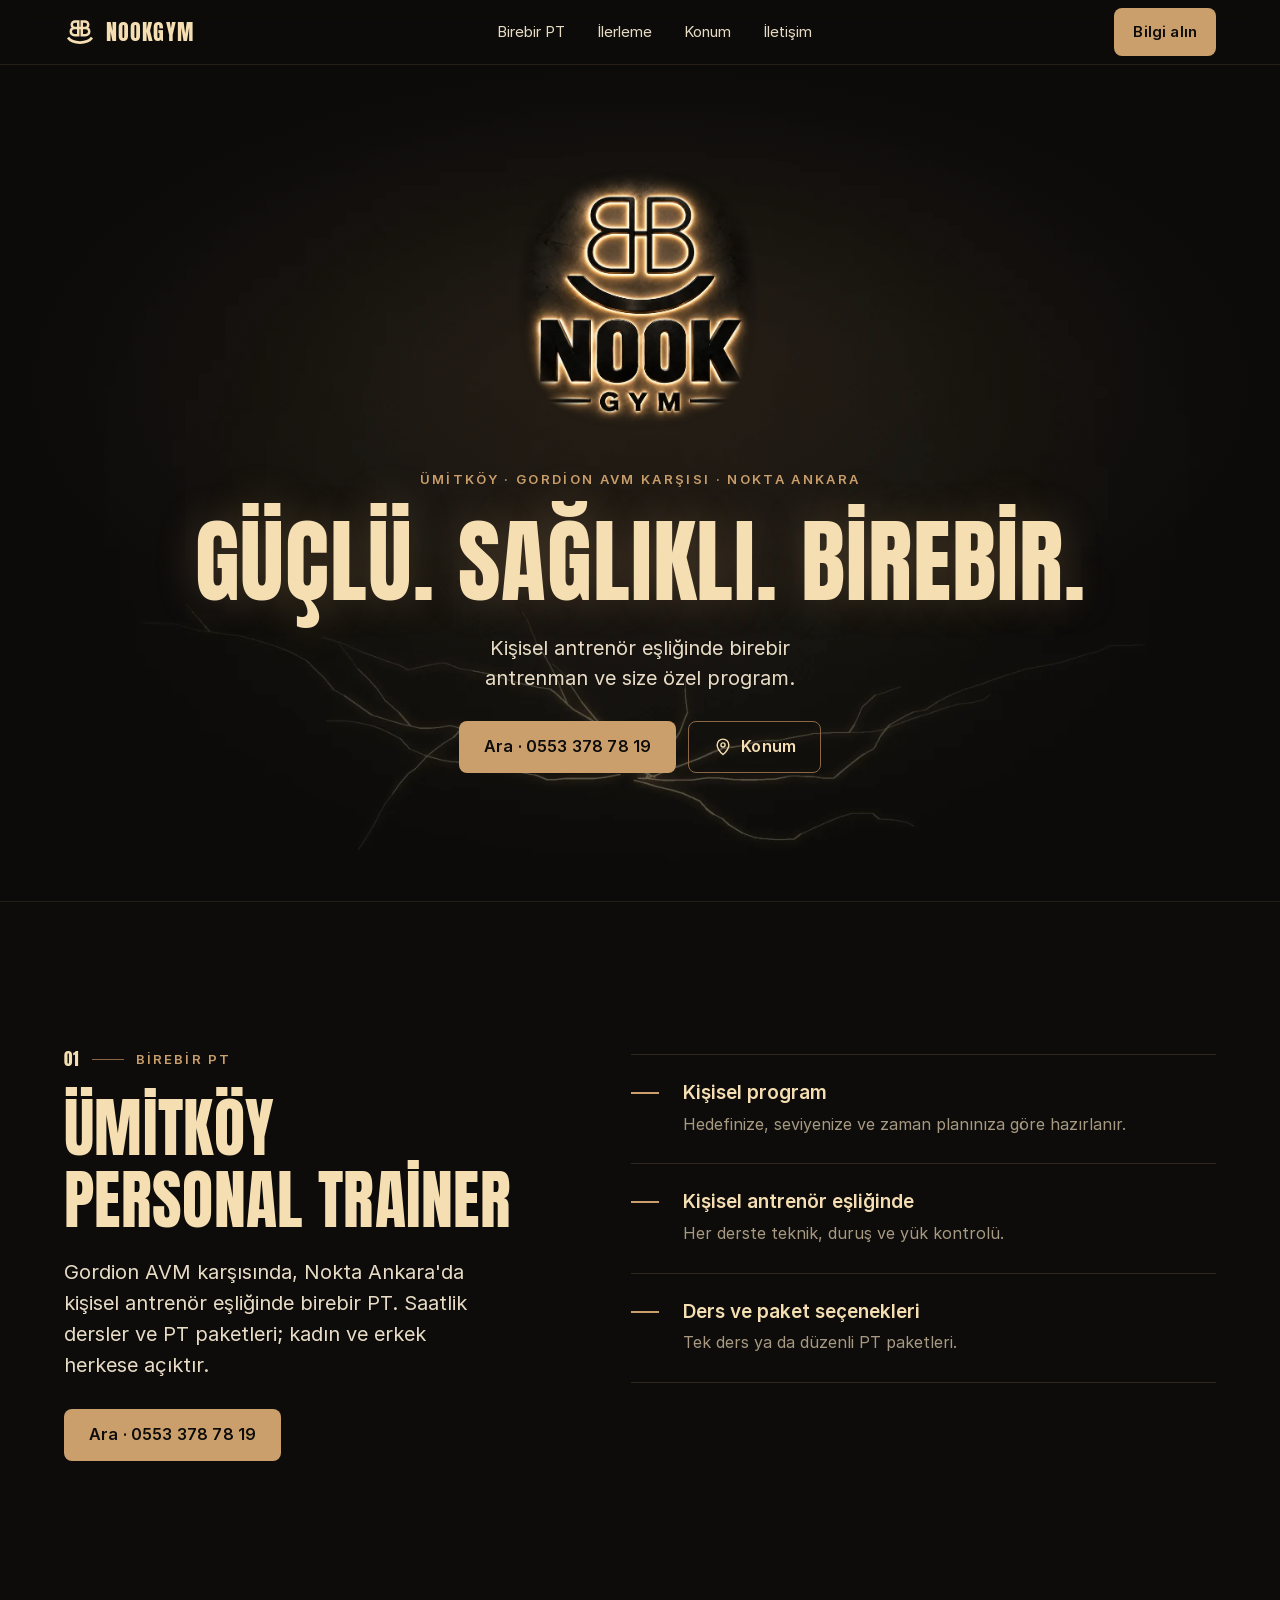
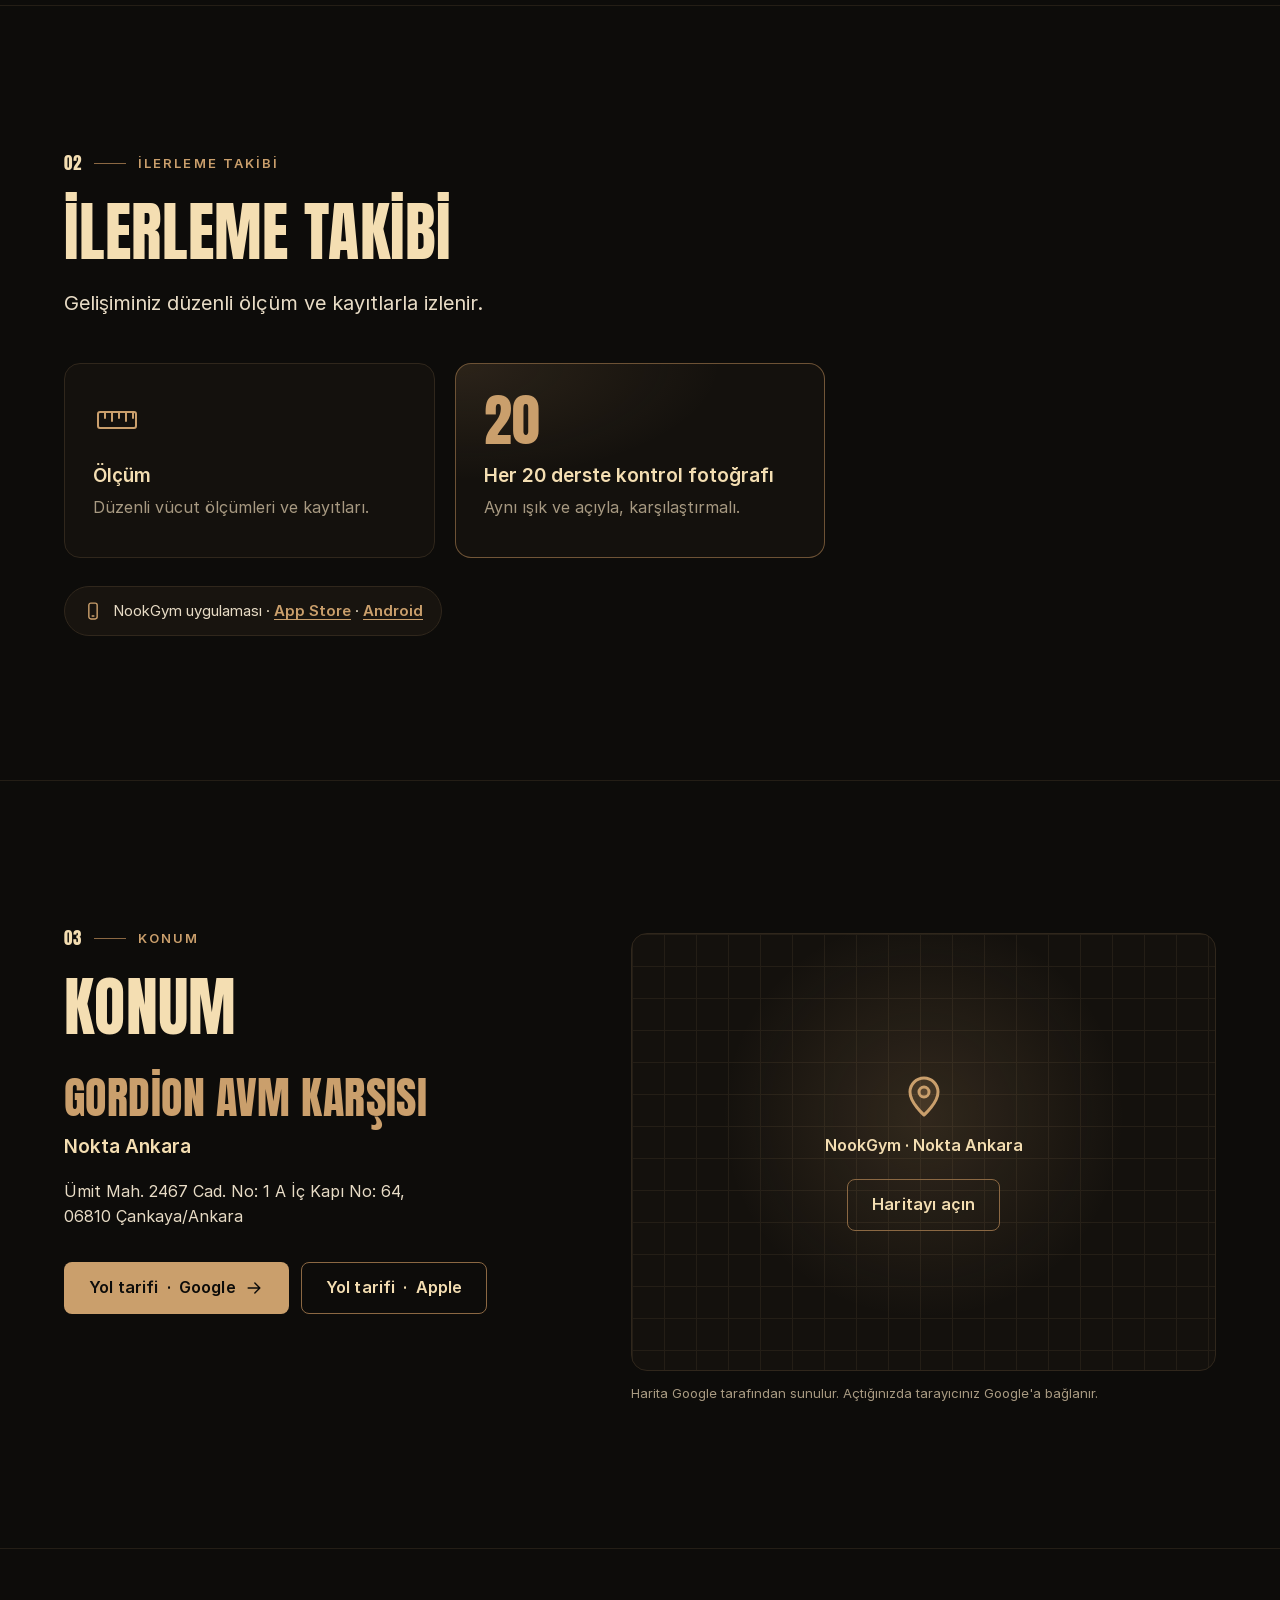
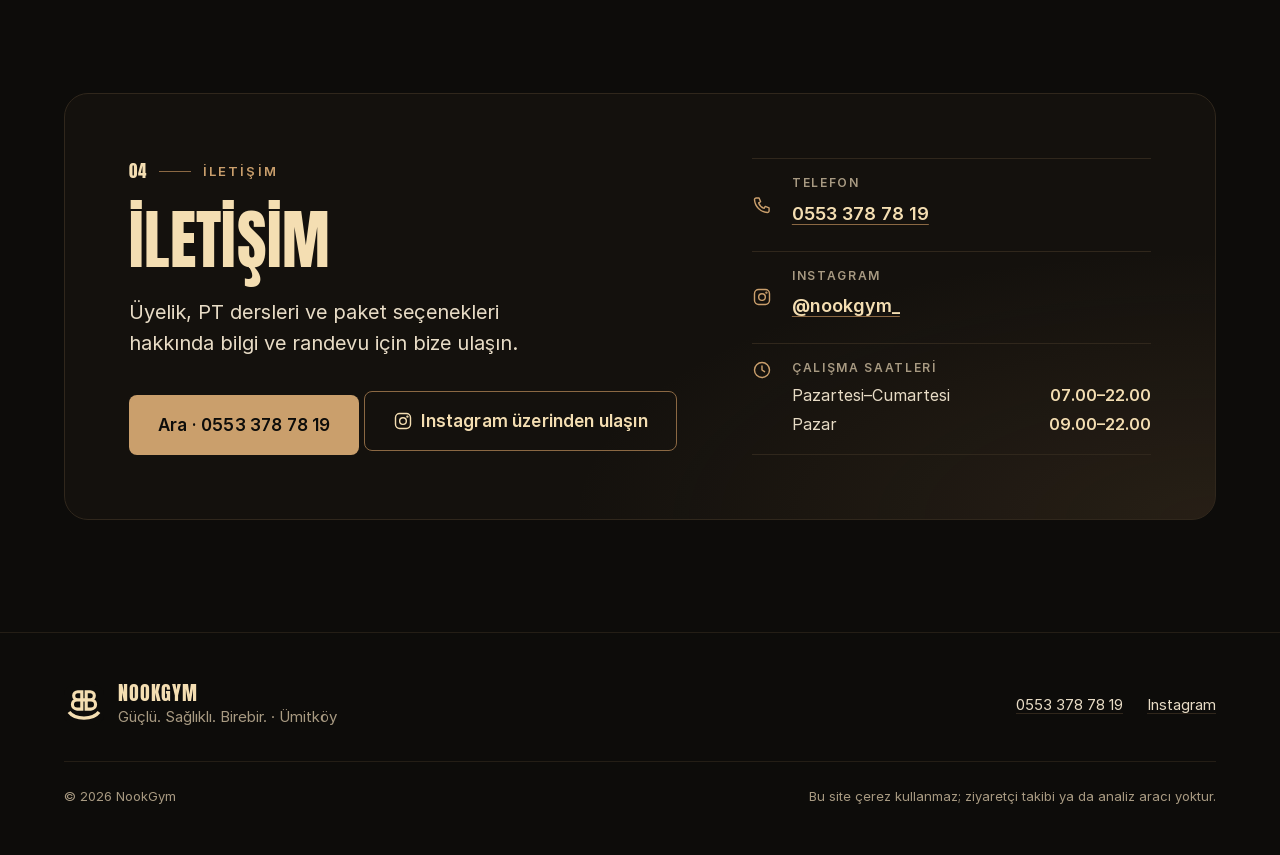
<file: index.html>
<!doctype html>
<html lang="tr">
<head>
<meta charset="utf-8">
<meta http-equiv="Content-Security-Policy" content="default-src 'none'; script-src 'self'; style-src 'self'; img-src 'self'; font-src 'self'; media-src 'self'; manifest-src 'self'; connect-src 'self'; frame-src https://www.google.com/maps https://www.google.com/maps/; base-uri 'none'; form-action 'none'; object-src 'none'">
<meta name="referrer" content="strict-origin-when-cross-origin">
<meta name="viewport" content="width=device-width, initial-scale=1, viewport-fit=cover">
<meta name="theme-color" content="#0D0C0A">
<meta name="color-scheme" content="dark">
<link rel="preload" href="/fonts/anton-tr.woff2?v=27bd98d1d6" as="font" type="font/woff2" crossorigin>
<link rel="stylesheet" href="/styles.css?v=6fd445a4f6">
<script src="/imlec.js?v=39aa52b988" defer></script>
<link rel="icon" href="/assets/favicon.ico?v=61b2eaa9e1" sizes="48x48">
<link rel="icon" href="/assets/favicon.svg?v=efe89bbaf9" type="image/svg+xml">
<link rel="apple-touch-icon" href="/assets/apple-touch-icon.png?v=21e5dc8f00">
<link rel="manifest" href="/site.webmanifest">

<title>Ümitköy Personal Trainer ve Spor Salonu | NookGym</title>
<meta name="description" content="Ümitköy'de birebir PT: kişisel antrenör eşliğinde size özel program. Gordion AVM karşısı · Nokta Ankara. Bilgi ve randevu: 0553 378 78 19.">
<link rel="canonical" href="https://nookgym.com.tr/">
<link rel="preload" as="image" type="image/webp" imagesrcset="/assets/logo-583x627.webp?v=d474e4c88e 583w, /assets/logo-1166x1254.webp?v=88137894a3 1166w" imagesizes="(min-width: 900px) 296px, 54vw" fetchpriority="high">
<meta property="og:type" content="website">
<meta property="og:locale" content="tr_TR">
<meta property="og:site_name" content="NookGym">
<meta property="og:url" content="https://nookgym.com.tr/">
<meta property="og:title" content="NookGym · Güçlü. Sağlıklı. Birebir.">
<meta property="og:description" content="Ümitköy'de kişisel antrenör eşliğinde birebir PT. Gordion AVM karşısı · Nokta Ankara.">
<meta property="og:image" content="https://nookgym.com.tr/assets/og-image.jpg">
<meta property="og:image:type" content="image/jpeg">
<meta property="og:image:width" content="1200">
<meta property="og:image:height" content="630">
<meta property="og:image:alt" content="NookGym logosu ve “Güçlü · Sağlıklı · Birebir” yazısı">
<meta name="twitter:card" content="summary_large_image">
<meta name="twitter:title" content="NookGym · Güçlü. Sağlıklı. Birebir.">
<meta name="twitter:description" content="Ümitköy'de kişisel antrenör eşliğinde birebir PT. Gordion AVM karşısı · Nokta Ankara.">
<meta name="twitter:image" content="https://nookgym.com.tr/assets/og-image.jpg">
<script type="application/ld+json">
{
  "@context": "https://schema.org",
  "@type": [
    "ExerciseGym",
    "HealthClub"
  ],
  "@id": "https://nookgym.com.tr/#isletme",
  "name": "NookGym",
  "slogan": "Güçlü. Sağlıklı. Birebir.",
  "description": "Ümitköy'de, Gordion AVM karşısında spor salonu. Kişisel antrenör eşliğinde birebir antrenman, saatlik PT dersleri, PT paketleri ve aylık üyelik.",
  "url": "https://nookgym.com.tr/",
  "logo": "https://nookgym.com.tr/assets/icon-512.png",
  "image": "https://nookgym.com.tr/assets/og-image.jpg",
  "address": {
    "@type": "PostalAddress",
    "streetAddress": "Ümit Mah. 2467 Cad. No: 1 A İç Kapı No: 64",
    "addressLocality": "Çankaya",
    "addressRegion": "Ankara",
    "postalCode": "06810",
    "addressCountry": "TR"
  },
  "geo": {
    "@type": "GeoCoordinates",
    "latitude": 39.901416,
    "longitude": 32.693052
  },
  "hasMap": "https://maps.google.com/?cid=13495199777257039193",
  "containedInPlace": {
    "@type": "Place",
    "name": "Nokta Ankara"
  },
  "areaServed": [
    {
      "@type": "Place",
      "name": "Ümitköy, Çankaya, Ankara"
    },
    {
      "@type": "Place",
      "name": "Çayyolu, Çankaya, Ankara"
    },
    {
      "@type": "Place",
      "name": "Yaşamkent, Çankaya, Ankara"
    },
    {
      "@type": "City",
      "name": "Ankara"
    }
  ],
  "sameAs": [
    "https://www.instagram.com/nookgym_/",
    "https://maps.google.com/?cid=13495199777257039193"
  ],
  "telephone": "+90 553 378 78 19",
  "openingHours": [
    "Mo-Sa 07:00-22:00",
    "Su 09:00-22:00"
  ]
}
</script>
<script src="/app.js?v=a2e6ae82dd" defer></script>
</head>
<body>
<a class="atla" href="#icerik">İçeriğe geçin</a>
<header class="ust">
  <div class="kap ust-ic">
    <a class="marka" href="/" aria-label="NookGym, ana sayfa">
      <img src="/assets/favicon.svg?v=efe89bbaf9" width="32" height="32" alt="">
      <span aria-hidden="true">NookGym</span>
    </a>
    <nav class="ust-nav" id="ust-nav" aria-label="Bölümler">
      <ul>
        <li><a href="/#pt">Birebir PT</a></li>
        <li><a href="/#ilerleme">İlerleme</a></li>
        <li><a href="/#konum">Konum</a></li>
        <li><a href="/#iletisim">İletişim</a></li>
      </ul>
    </nav>
    <button class="menu-dugme" type="button" aria-label="Menü" aria-expanded="false" aria-controls="ust-nav" hidden>
      <svg class="ikon" viewBox="0 0 24 24" aria-hidden="true" focusable="false"><path d="M4 7h16M4 12h16M4 17h16"/></svg>
    </button>
    <a class="btn btn-ana btn-kucuk" href="https://ig.me/m/nookgym_">Bilgi alın<span class="gizli"> (Instagram mesajı)</span></a>
  </div>
</header>


<main id="icerik" tabindex="-1">

  <section class="giris" aria-labelledby="giris-baslik">
    <div class="kap giris-ic">
      <div class="isaret">
        <picture>
          <source type="image/webp" srcset="/assets/logo-583x627.webp?v=d474e4c88e 583w, /assets/logo-1166x1254.webp?v=88137894a3 1166w" sizes="(min-width: 900px) 296px, 54vw">
          <img class="isaret-logo" src="/assets/logo-583x627.png?v=95284281fe" width="583" height="627" alt="NookGym logosu" fetchpriority="high">
        </picture>
        <video class="isaret-video" width="720" height="720" muted playsinline preload="none" aria-hidden="true" tabindex="-1"
               data-webm="/assets/hero-acilis-720x720.webm?v=8dc4af63dd" data-mp4="/assets/hero-acilis-720x720.mp4?v=d1ec4f9302"></video>
      </div>
      <p class="ust-etiket">Ümitköy · Gordion AVM karşısı · Nokta Ankara</p>
      <h1 id="giris-baslik"><span class="gizli">NookGym: </span>Güçlü. Sağlıklı. Birebir.</h1>
      <p class="giris-metin">Kişisel antrenör eşliğinde birebir antrenman ve size özel program.</p>
      <div class="dugmeler">
        <a class="btn btn-ana" href="tel:+905533787819">Ara · 0553&nbsp;378&nbsp;78&nbsp;19</a>
        <a class="btn btn-ikincil" href="#konum">
          <svg class="ikon" viewBox="0 0 24 24" aria-hidden="true" focusable="false"><path d="M12 21s-7-6.1-7-11.5a7 7 0 0 1 14 0C19 14.9 12 21 12 21Z"/><circle cx="12" cy="9.5" r="2.5"/></svg>
          Konum
        </a>
      </div>
    </div>
  </section>


  <section id="pt" class="bolum" aria-labelledby="pt-baslik">
    <div class="kap bolum-ic">
      <div class="bolum-bas">
        <p class="kunye" aria-hidden="true"><span>01</span> Birebir PT</p>
        <h2 id="pt-baslik">Ümitköy Personal Trainer</h2>
        <p class="bolum-giris">Gordion AVM karşısında, Nokta Ankara'da kişisel antrenör eşliğinde birebir PT. Saatlik dersler ve PT paketleri; kadın ve erkek herkese açıktır.</p>

        <div class="dugmeler">
          <a class="btn btn-ana" href="tel:+905533787819">Ara · 0553&nbsp;378&nbsp;78&nbsp;19</a>
        </div>

      </div>
      <ul class="maddeler" role="list">
        <li>
          <h3>Kişisel program</h3>
          <p>Hedefinize, seviyenize ve zaman planınıza göre hazırlanır.</p>
        </li>
        <li>
          <h3>Kişisel antrenör eşliğinde</h3>
          <p>Her derste teknik, duruş ve yük kontrolü.</p>
        </li>
        <li>
          <h3>Ders ve paket seçenekleri</h3>
          <p>Tek ders ya da düzenli PT paketleri.</p>
        </li>
      </ul>
    </div>
  </section>

  <section id="ilerleme" class="bolum" aria-labelledby="ilerleme-baslik">
    <div class="kap">
      <div class="bolum-bas bolum-bas-genis">
        <p class="kunye" aria-hidden="true"><span>02</span> İlerleme Takibi</p>
        <h2 id="ilerleme-baslik">İlerleme takibi</h2>
        <p class="bolum-giris">Gelişiminiz düzenli ölçüm ve kayıtlarla izlenir.</p>
      </div>
      <ul class="kartlar" role="list">
        <li class="kart">
          <svg class="kart-ikon" viewBox="0 0 48 48" aria-hidden="true" focusable="false"><rect x="5" y="16" width="38" height="16" rx="2"/><path d="M12 16v6M19 16v9M26 16v6M33 16v9M40 16v6"/></svg>
          <h3>Ölçüm</h3>
          <p>Düzenli vücut ölçümleri ve kayıtları.</p>
        </li>
        <li class="kart kart-vurgu">
          <p class="kart-sayi" aria-hidden="true">20</p>
          <h3>Her 20 derste kontrol fotoğrafı</h3>
          <p>Aynı ışık ve açıyla, karşılaştırmalı.</p>
        </li>
      </ul>
      <p class="rozet">
        <svg class="ikon" viewBox="0 0 24 24" aria-hidden="true" focusable="false"><rect x="7" y="2.5" width="10" height="19" rx="2.5"/><path d="M11 18h2"/></svg>
        <span>NookGym&nbsp;uygulaması <span aria-hidden="true">·</span> <a href="https://apps.apple.com/tr/app/nookgym/id6819057305">App&nbsp;Store</a> <span aria-hidden="true">·</span> <a href="/app/">Android</a></span>
      </p>
    </div>
  </section>

  <section id="konum" class="bolum" aria-labelledby="konum-baslik">
    <div class="kap bolum-ic">
      <div class="konum-metin">
        <p class="kunye" aria-hidden="true"><span>03</span> Konum</p>
        <h2 id="konum-baslik">Konum</h2>
        <p class="konum-buyuk">Gordion AVM karşısı</p>
        <p class="konum-alt">Nokta Ankara</p>
        <address>Ümit&nbsp;Mah. 2467&nbsp;Cad. No: 1 A İç Kapı No: 64, 06810 Çankaya/Ankara</address>
        <div class="dugmeler">
          <a class="btn btn-ana" href="https://www.google.com/maps/dir/?api=1&amp;destination=Nook%20Gym%20-%20Nokta%20Ankara&amp;destination_place_id=ChIJbQbVt2U50xQRWSVWYLKUSLs">
            Yol tarifi <span aria-hidden="true">·</span> Google
            <svg class="ikon" viewBox="0 0 24 24" aria-hidden="true" focusable="false"><path d="M5 12h14M13 6l6 6-6 6"/></svg>
          </a>
          <a class="btn btn-ikincil" href="https://maps.apple.com/?q=NookGym&amp;ll=39.901416,32.693052&amp;z=18">Yol tarifi <span aria-hidden="true">·</span> Apple</a>
        </div>
      </div>
      <div class="harita">
        <div class="harita-yer">
          <svg class="harita-pin" viewBox="0 0 24 24" aria-hidden="true" focusable="false"><path d="M12 21s-7-6.1-7-11.5a7 7 0 0 1 14 0C19 14.9 12 21 12 21Z"/><circle cx="12" cy="9.5" r="2.5"/></svg>
          <p class="harita-baslik">NookGym · Nokta Ankara</p>
          <button class="btn btn-ikincil" type="button" data-harita="https://www.google.com/maps?q=39.901416,32.693052&amp;z=17&amp;output=embed" hidden>Haritayı açın</button>
          <noscript><a class="btn btn-ikincil" href="https://www.google.com/maps/search/?api=1&amp;query=Nook%20Gym%20-%20Nokta%20Ankara&amp;query_place_id=ChIJbQbVt2U50xQRWSVWYLKUSLs">Google Haritalar'da açın</a></noscript>
        </div>
        <p class="harita-not">Harita Google tarafından sunulur. Açtığınızda tarayıcınız Google'a bağlanır.</p>
      </div>
    </div>
  </section>

  <section id="iletisim" class="bolum bolum-son" aria-labelledby="iletisim-baslik">
    <div class="kap">
      <div class="iletisim">
        <div class="iletisim-bas">
          <p class="kunye" aria-hidden="true"><span>04</span> İletişim</p>
          <h2 id="iletisim-baslik">İletişim</h2>
          <p class="bolum-giris">Üyelik, PT dersleri ve paket seçenekleri hakkında bilgi ve randevu için bize ulaşın.</p>

          <a class="btn btn-ana btn-buyuk" href="tel:+905533787819">Ara · 0553&nbsp;378&nbsp;78&nbsp;19</a>
          <a class="btn btn-ikincil btn-buyuk" href="https://ig.me/m/nookgym_">
            <svg class="ikon" viewBox="0 0 24 24" aria-hidden="true" focusable="false"><rect x="3" y="3" width="18" height="18" rx="5"/><circle cx="12" cy="12" r="4"/><circle cx="17.3" cy="6.7" r=".6"/></svg>
            Instagram üzerinden ulaşın
          </a>

        </div>
        <ul class="kanallar">

          <li>
            <svg class="ikon" viewBox="0 0 24 24" aria-hidden="true" focusable="false"><path d="M5 3.5h3.5l1.8 4.6-2.3 1.4a11 11 0 0 0 6.5 6.5l1.4-2.3 4.6 1.8V19a2 2 0 0 1-2.1 2A16.5 16.5 0 0 1 3 5.6a2 2 0 0 1 2-2.1Z"/></svg>
            <span class="kanal-ad">Telefon</span>
            <a href="tel:+905533787819">0553&nbsp;378&nbsp;78&nbsp;19</a>
          </li>

          <li>
            <svg class="ikon" viewBox="0 0 24 24" aria-hidden="true" focusable="false"><rect x="3" y="3" width="18" height="18" rx="5"/><circle cx="12" cy="12" r="4"/><circle cx="17.3" cy="6.7" r=".6"/></svg>
            <span class="kanal-ad">Instagram</span>
            <a href="https://www.instagram.com/nookgym_/">@nookgym_</a>
          </li>


          <li class="kanal-saat">
            <svg class="ikon" viewBox="0 0 24 24" aria-hidden="true" focusable="false"><circle cx="12" cy="12" r="9"/><path d="M12 7v5l3 2"/></svg>
            <span class="kanal-ad">Çalışma saatleri</span>
            <dl class="saatler">
<div class="saat"><dt>Pazartesi–Cumartesi</dt><dd>07.00–22.00</dd></div>
<div class="saat"><dt>Pazar</dt><dd>09.00–22.00</dd></div>
            </dl>
          </li>

        </ul>
      </div>



    </div>
  </section>

</main>

<footer class="alt">
  <div class="kap alt-ic">
    <div class="alt-marka">
      <img src="/assets/favicon.svg?v=efe89bbaf9" width="40" height="40" alt="" loading="lazy">
      <div>
        <p class="alt-ad">NookGym</p>
        <p class="alt-slogan">Güçlü. Sağlıklı. Birebir. · Ümitköy</p>
      </div>
    </div>
    <nav class="alt-nav" aria-label="Alt bağlantılar">
      <ul>


        <li><a href="tel:+905533787819">0553&nbsp;378&nbsp;78&nbsp;19</a></li>

        <li><a href="https://www.instagram.com/nookgym_/">Instagram</a></li>

      </ul>
    </nav>
    <div class="alt-yasal">
      <p>© 2026 NookGym</p>
      <p>Bu site çerez kullanmaz; ziyaretçi takibi ya da analiz aracı yoktur.</p>
    </div>
  </div>
</footer>

</body>
</html>
</file>
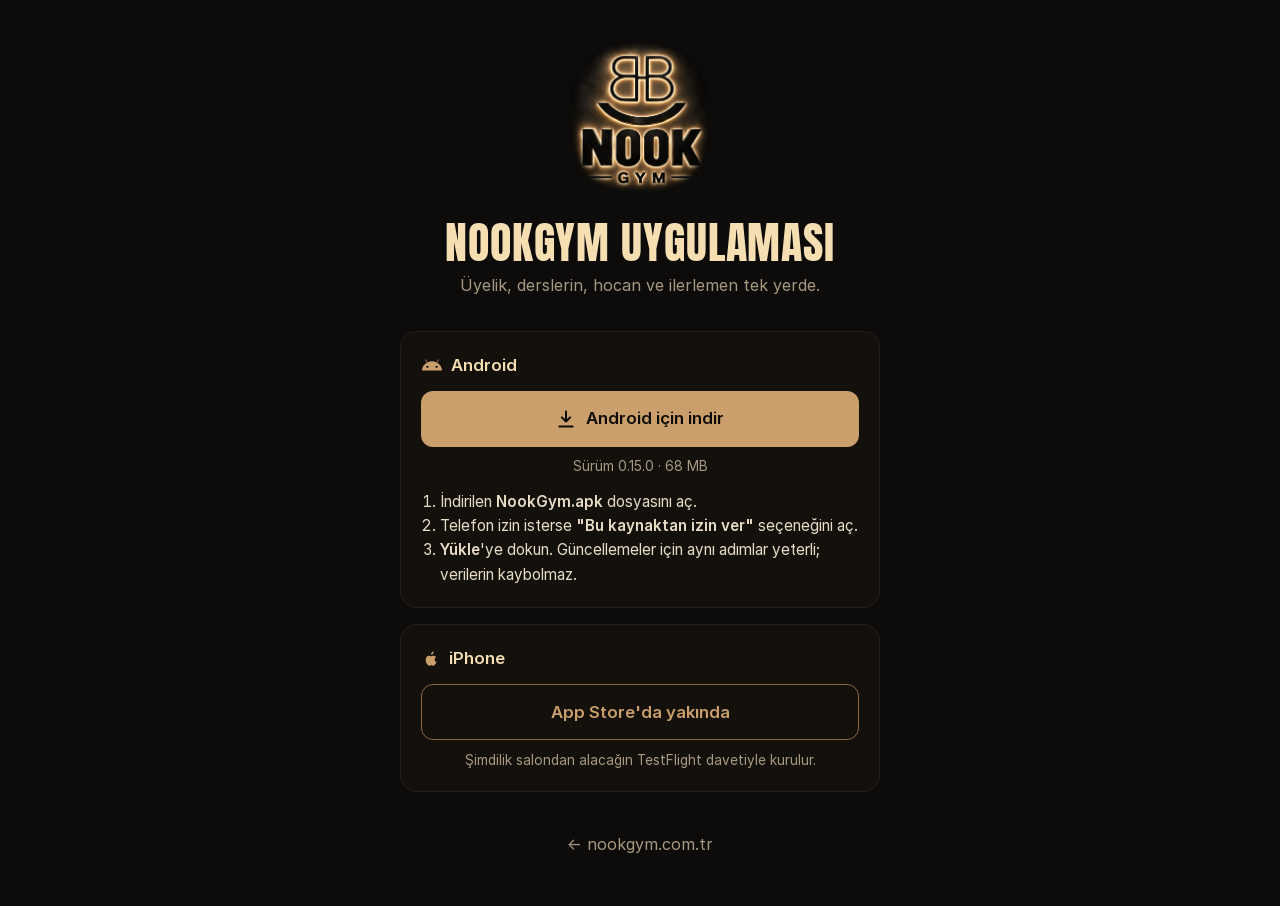
<file: app/index.html>
<!doctype html>
<html lang="tr">
<head>
<meta charset="utf-8">
<meta name="viewport" content="width=device-width, initial-scale=1, viewport-fit=cover">
<meta name="theme-color" content="#0D0C0A">
<meta name="color-scheme" content="dark">
<meta name="robots" content="noindex, follow">
<title>NookGym Uygulaması</title>
<meta name="description" content="NookGym uygulamasını indirin: Android ve iPhone.">
<link rel="canonical" href="https://nookgym.com.tr/app/">
<link rel="preload" href="/fonts/anton-tr.woff2?v=27bd98d1d6" as="font" type="font/woff2" crossorigin>
<link rel="stylesheet" href="/styles.css?v=5eeb2d9d27">
<link rel="icon" href="/assets/favicon.ico?v=61b2eaa9e1" sizes="48x48">
<link rel="icon" href="/assets/favicon.svg?v=efe89bbaf9" type="image/svg+xml">
<link rel="apple-touch-icon" href="/assets/apple-touch-icon.png?v=21e5dc8f00">
<style>
  .uyg { min-height: 100vh; min-height: 100dvh; background: var(--zemin); color: var(--metin); font-family: var(--govde);
         display: flex; flex-direction: column; align-items: center; padding: 2rem 1rem 3rem; }
  .uyg-kutu { width: 100%; max-width: 30rem; }
  .uyg-logo { display: block; width: 9rem; height: auto; margin: 0.5rem auto 1.5rem; }
  .uyg h1 { font-family: var(--baslik); font-weight: 400; letter-spacing: 0.02em; color: var(--acik);
            font-size: clamp(2rem, 9vw, 2.75rem); line-height: 1.05; text-align: center; margin: 0 0 0.5rem; text-transform: uppercase; }
  .uyg-alt { text-align: center; color: var(--soluk); margin: 0 0 2rem; }
  .uyg-kart { background: var(--yuzey); border: 1px solid var(--cizgi); border-radius: 1rem; padding: 1.25rem; margin-bottom: 1rem; }
  .uyg-kart h2 { font-size: 1.05rem; color: var(--acik); margin: 0 0 0.75rem; display: flex; align-items: center; gap: 0.5rem; }
  .uyg-dugme { display: flex; align-items: center; justify-content: center; gap: 0.6rem; min-height: 3.5rem; border-radius: 0.75rem;
               background: var(--amber); color: #0D0C0A; font-weight: 800; font-size: 1.05rem; text-decoration: none; }
  .uyg-dugme:focus-visible { outline: 3px solid var(--acik); outline-offset: 3px; }
  .uyg-dugme.ikincil { background: transparent; color: var(--amber); border: 1px solid var(--bronz); }
  .uyg-not { color: var(--soluk); font-size: 0.85rem; margin: 0.6rem 0 0; text-align: center; }
  .uyg ol { margin: 0.75rem 0 0; padding-left: 1.2rem; color: var(--metin); font-size: 0.95rem; line-height: 1.6; }
  .uyg-geri { display: inline-block; margin-top: 1.5rem; color: var(--soluk); text-decoration: none; text-align: center; width: 100%; }
  .uyg-geri:hover { color: var(--amber); }
  svg { flex: none; }
</style>
</head>
<body>
<main class="uyg">
  <div class="uyg-kutu">
    <a href="/" aria-label="NookGym ana sayfa"><img class="uyg-logo" src="/assets/logo-583x627.webp?v=d474e4c88e" width="583" height="627" alt="NookGym"></a>
    <h1>NookGym Uygulaması</h1>
    <p class="uyg-alt">Üyelik, derslerin, hocan ve ilerlemen tek yerde.</p>

    <section class="uyg-kart" id="android">
      <h2><svg width="22" height="22" viewBox="0 0 24 24" fill="#CA9F6C" aria-hidden="true"><path d="M17.6 9.48l1.84-3.18a.38.38 0 0 0-.66-.38l-1.86 3.23a11.5 11.5 0 0 0-9.84 0L5.22 5.92a.38.38 0 0 0-.66.38L6.4 9.48A10.8 10.8 0 0 0 1 18h22a10.8 10.8 0 0 0-5.4-8.52zM7 15.25a1.25 1.25 0 1 1 0-2.5 1.25 1.25 0 0 1 0 2.5zm10 0a1.25 1.25 0 1 1 0-2.5 1.25 1.25 0 0 1 0 2.5z"/></svg>Android</h2>
      <a class="uyg-dugme" id="apk" href="https://github.com/aliakc21/nookgym-android/releases/latest/download/NookGym.apk" download>
        <svg width="20" height="20" viewBox="0 0 24 24" fill="none" stroke="currentColor" stroke-width="2.4" stroke-linecap="round" stroke-linejoin="round" aria-hidden="true"><path d="M12 3v12m0 0l-5-5m5 5l5-5M4 21h16"/></svg>
        Android için indir
      </a>
      <p class="uyg-not" id="surum">Sürüm 0.15.0 · 68 MB</p>
      <ol>
        <li>İndirilen <b>NookGym.apk</b> dosyasını aç.</li>
        <li>Telefon izin isterse <b>"Bu kaynaktan izin ver"</b> seçeneğini aç.</li>
        <li><b>Yükle</b>'ye dokun. Güncellemeler için aynı adımlar yeterli; verilerin kaybolmaz.</li>
      </ol>
    </section>

    <section class="uyg-kart" id="iphone">
      <h2><svg width="20" height="22" viewBox="0 0 24 24" fill="#CA9F6C" aria-hidden="true"><path d="M16.37 12.6c.02 2.4 2.1 3.2 2.13 3.21-.02.06-.33 1.14-1.1 2.26-.66.96-1.35 1.92-2.43 1.94-1.06.02-1.4-.63-2.62-.63-1.21 0-1.6.61-2.6.65-1.05.04-1.85-1.04-2.51-2-1.36-1.96-2.4-5.54-1-7.96.69-1.2 1.93-1.96 3.28-1.98 1.02-.02 1.99.69 2.62.69.62 0 1.8-.85 3.04-.73.52.02 1.97.21 2.9 1.58-.08.05-1.73 1.01-1.71 2.97zM14.36 5.58c.55-.67.93-1.6.82-2.53-.8.03-1.77.53-2.34 1.2-.51.59-.96 1.54-.84 2.45.89.07 1.8-.45 2.36-1.12z"/></svg>iPhone</h2>
      <a class="uyg-dugme ikincil" id="ios" href="#iphone" aria-disabled="true">App Store'da yakında</a>
      <p class="uyg-not">Şimdilik salondan alacağın TestFlight davetiyle kurulur.</p>
    </section>

    <a class="uyg-geri" href="/">← nookgym.com.tr</a>
  </div>
</main>
</body>
</html>
</file>
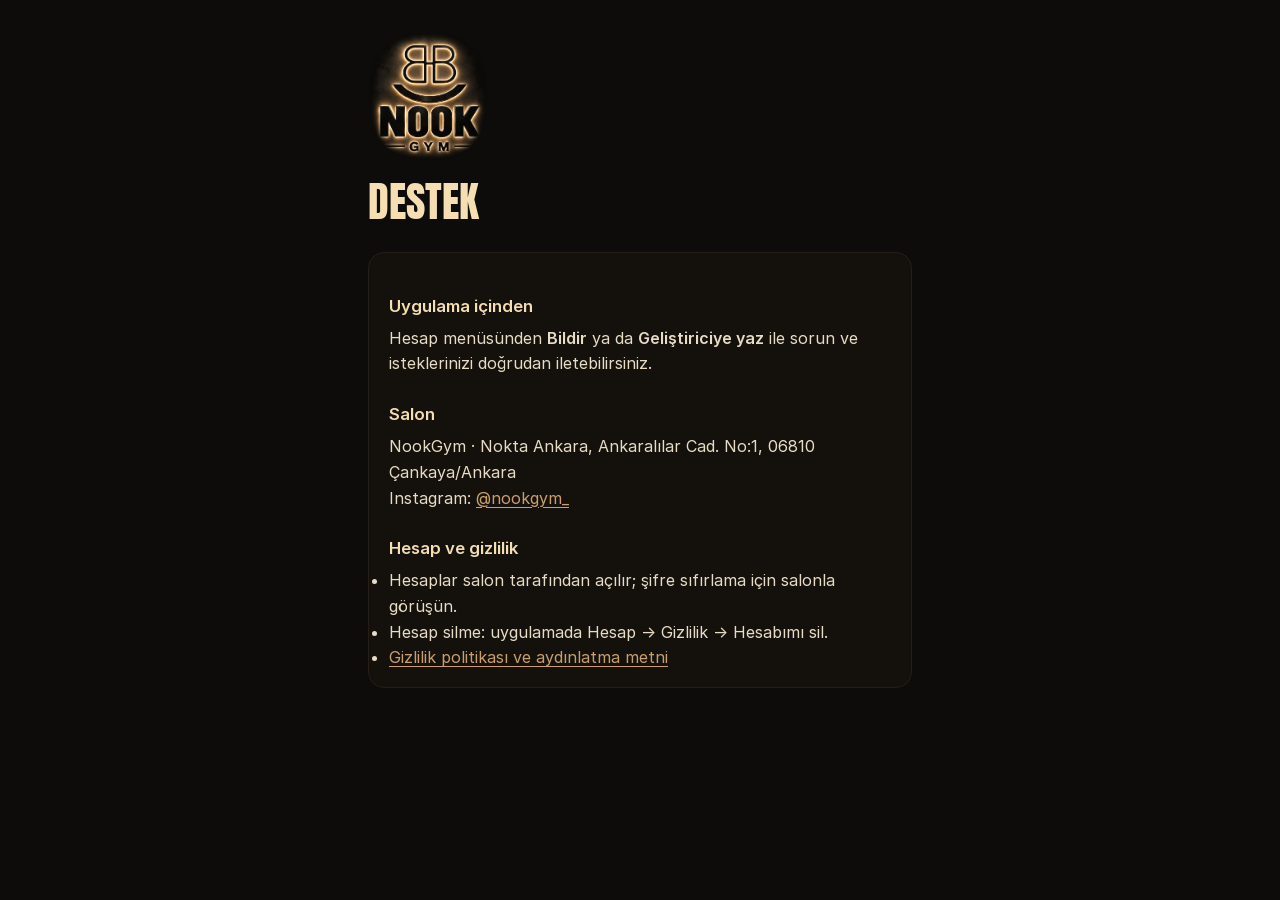
<file: destek/index.html>
<!doctype html>
<html lang="tr">
<head>
<meta charset="utf-8">
<meta name="viewport" content="width=device-width, initial-scale=1, viewport-fit=cover">
<meta name="theme-color" content="#0D0C0A">
<meta name="color-scheme" content="dark">
<title>NookGym Destek</title>
<meta name="description" content="NookGym uygulaması destek ve iletişim.">
<link rel="canonical" href="https://nookgym.com.tr/destek/">
<link rel="stylesheet" href="/styles.css?v=5eeb2d9d27">
<link rel="icon" href="/assets/favicon.svg?v=efe89bbaf9" type="image/svg+xml">
<style>
  .d { min-height: 100vh; background: var(--zemin); color: var(--metin); font-family: var(--govde); padding: 2rem 1rem 3rem; display: flex; justify-content: center; }
  .d-kutu { width: 100%; max-width: 34rem; }
  .d h1 { font-family: var(--baslik); font-weight: 400; color: var(--acik); text-transform: uppercase; font-size: clamp(2rem, 8vw, 2.6rem); margin: 0.5rem 0 1rem; }
  .d h2 { color: var(--acik); font-size: 1.05rem; margin: 1.5rem 0 0.4rem; }
  .d p, .d li { line-height: 1.6; }
  .d a { color: var(--amber); }
  .d-kart { background: var(--yuzey); border: 1px solid var(--cizgi); border-radius: 1rem; padding: 1rem 1.25rem; margin-top: 1rem; }
</style>
</head>
<body>
<main class="d"><div class="d-kutu">
  <a href="/"><img src="/assets/logo-583x627.webp?v=d474e4c88e" width="120" height="129" alt="NookGym"></a>
  <h1>Destek</h1>
  <div class="d-kart">
    <h2>Uygulama içinden</h2>
    <p>Hesap menüsünden <b>Bildir</b> ya da <b>Geliştiriciye yaz</b> ile sorun ve isteklerinizi doğrudan iletebilirsiniz.</p>
    <h2>Salon</h2>
    <p>NookGym · Nokta Ankara, Ankaralılar Cad. No:1, 06810 Çankaya/Ankara<br>Instagram: <a href="https://instagram.com/nookgym_" rel="noopener">@nookgym_</a></p>
    <h2>Hesap ve gizlilik</h2>
    <ul>
      <li>Hesaplar salon tarafından açılır; şifre sıfırlama için salonla görüşün.</li>
      <li>Hesap silme: uygulamada Hesap → Gizlilik → Hesabımı sil.</li>
      <li><a href="/gizlilik/">Gizlilik politikası ve aydınlatma metni</a></li>
    </ul>
  </div>
</div></main>
</body>
</html>
</file>
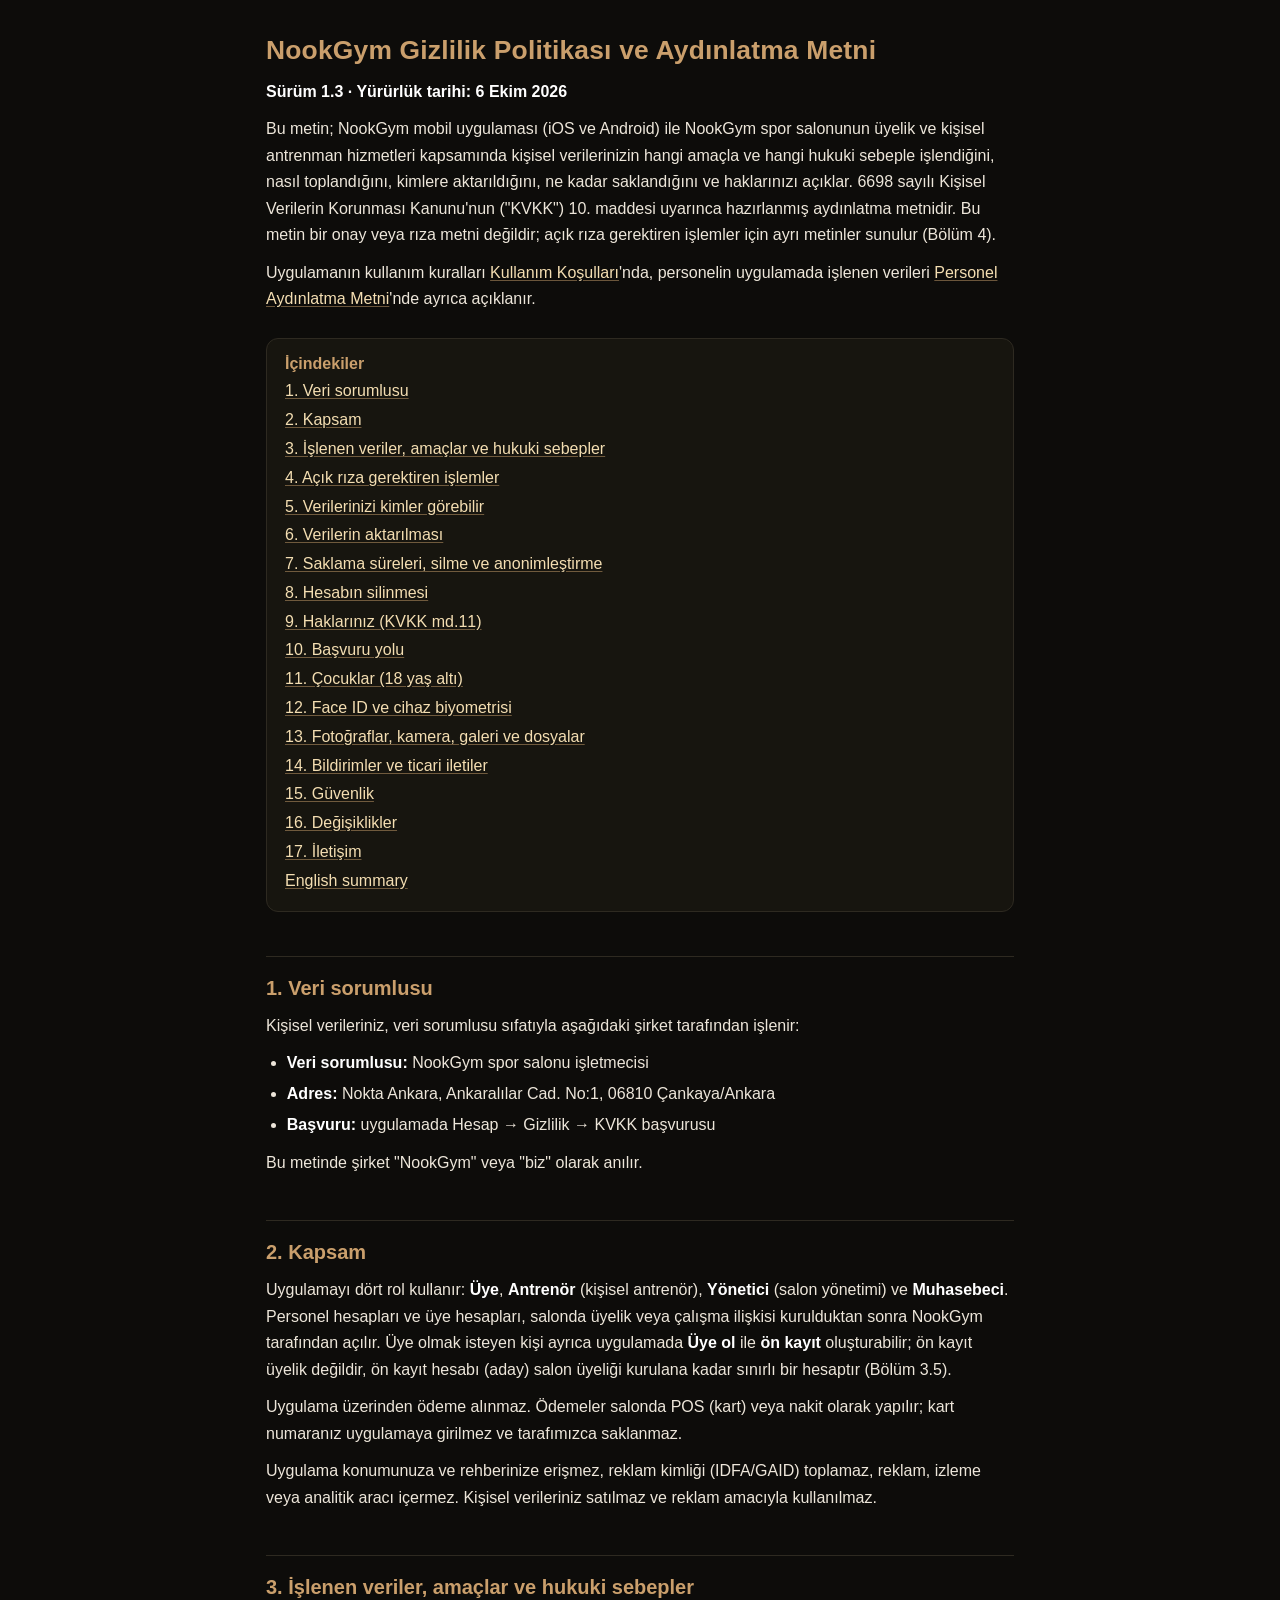
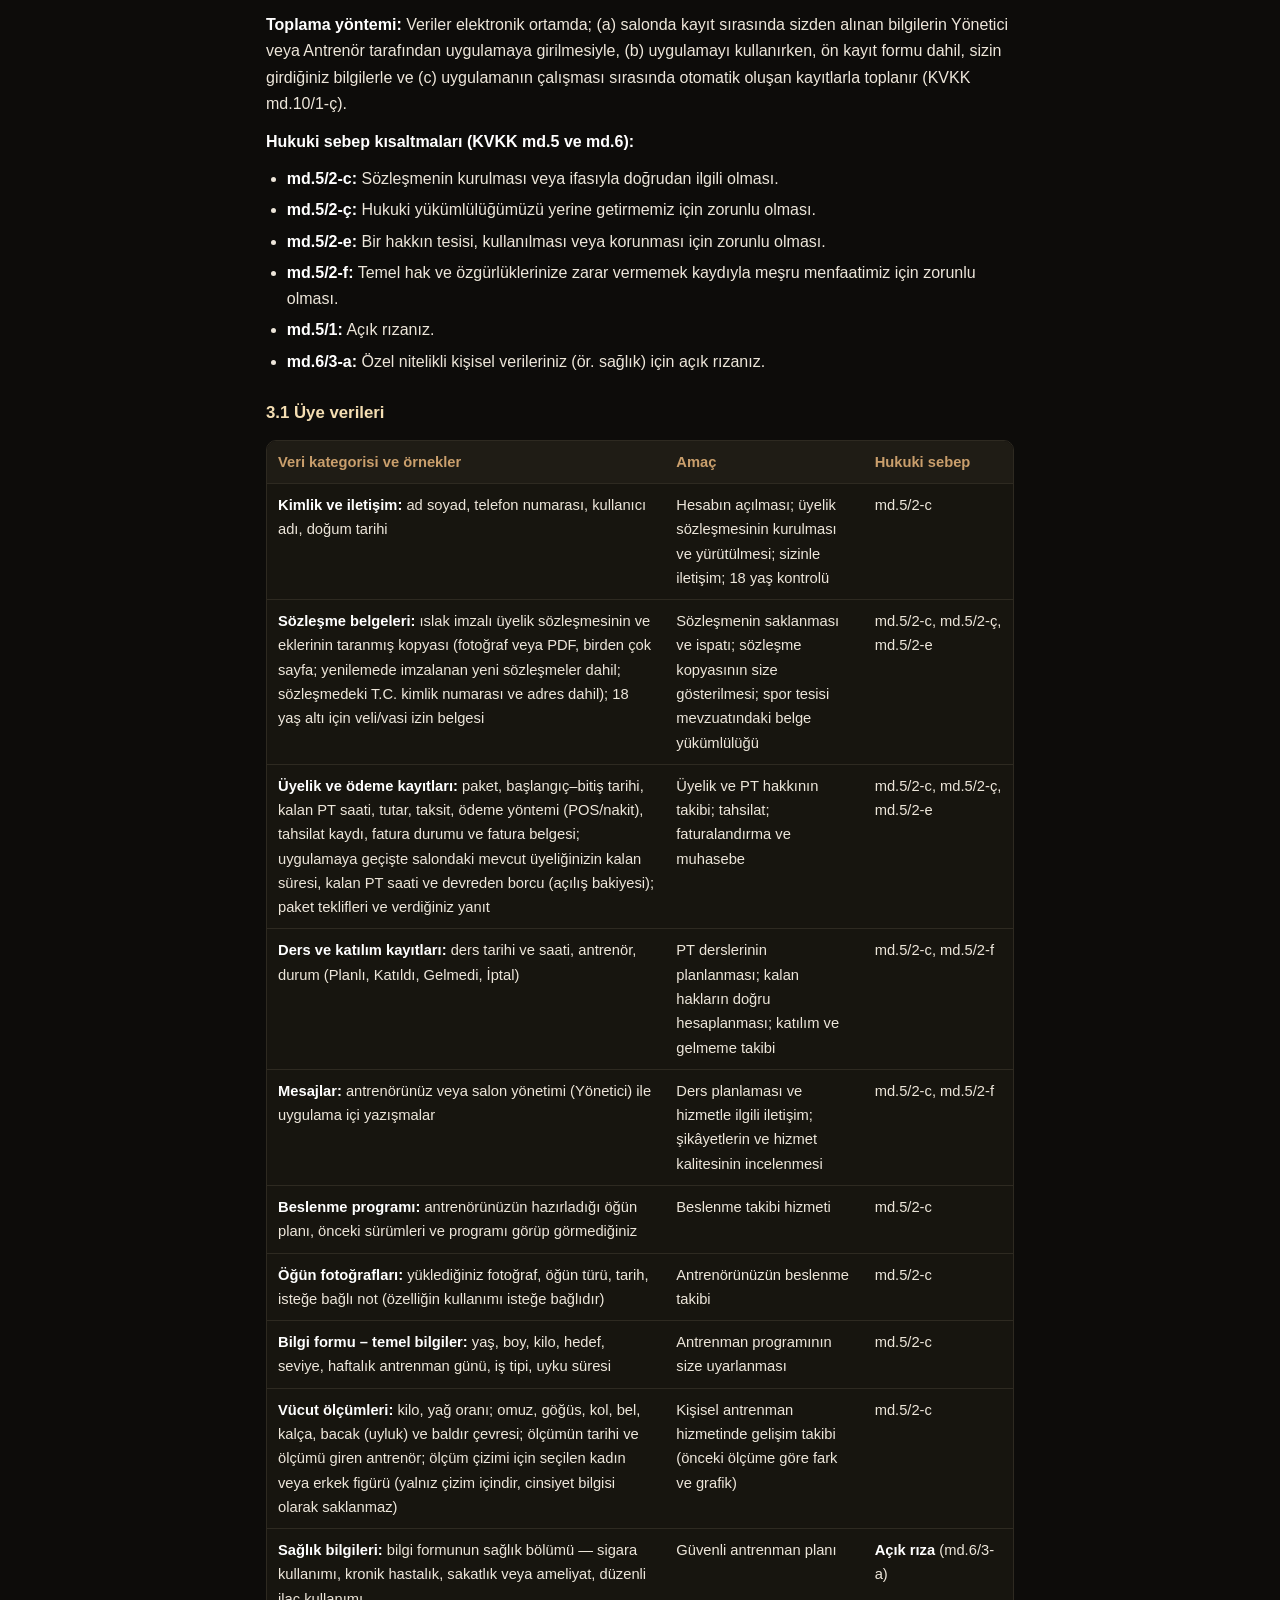
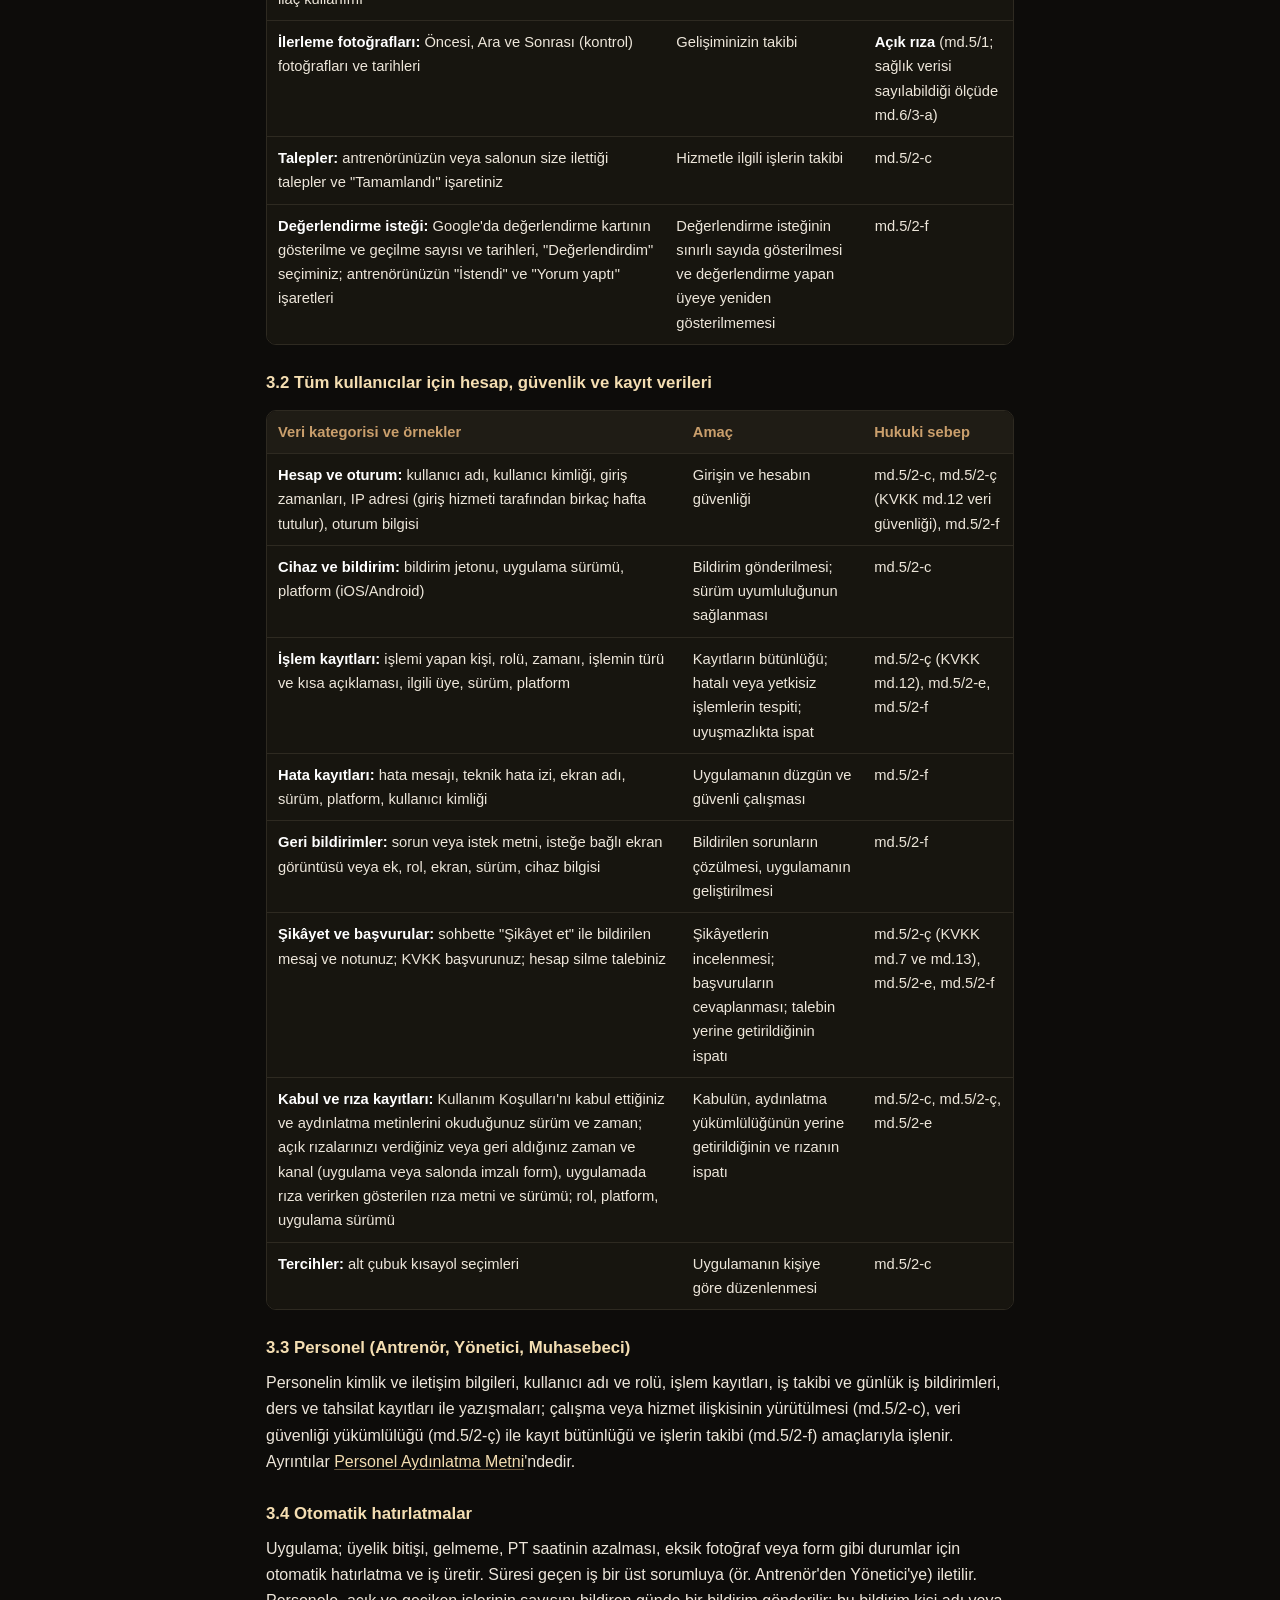
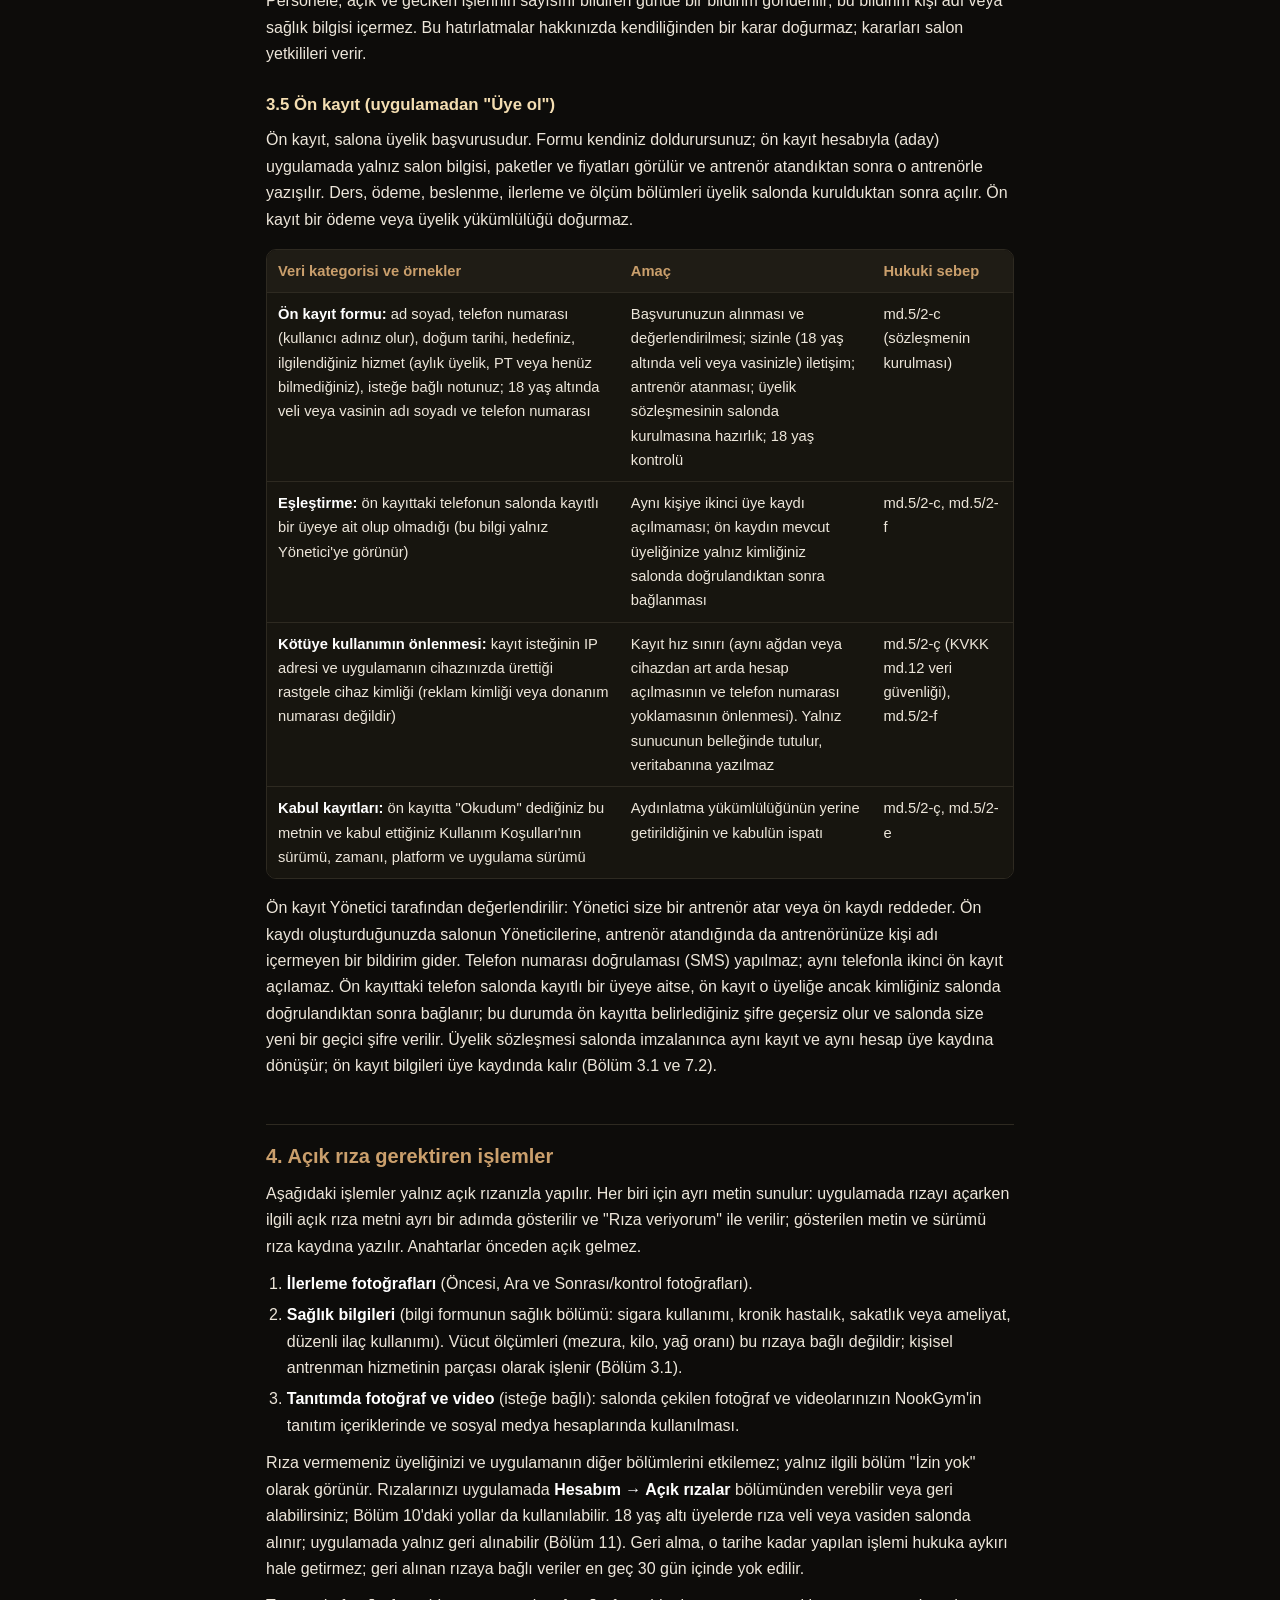
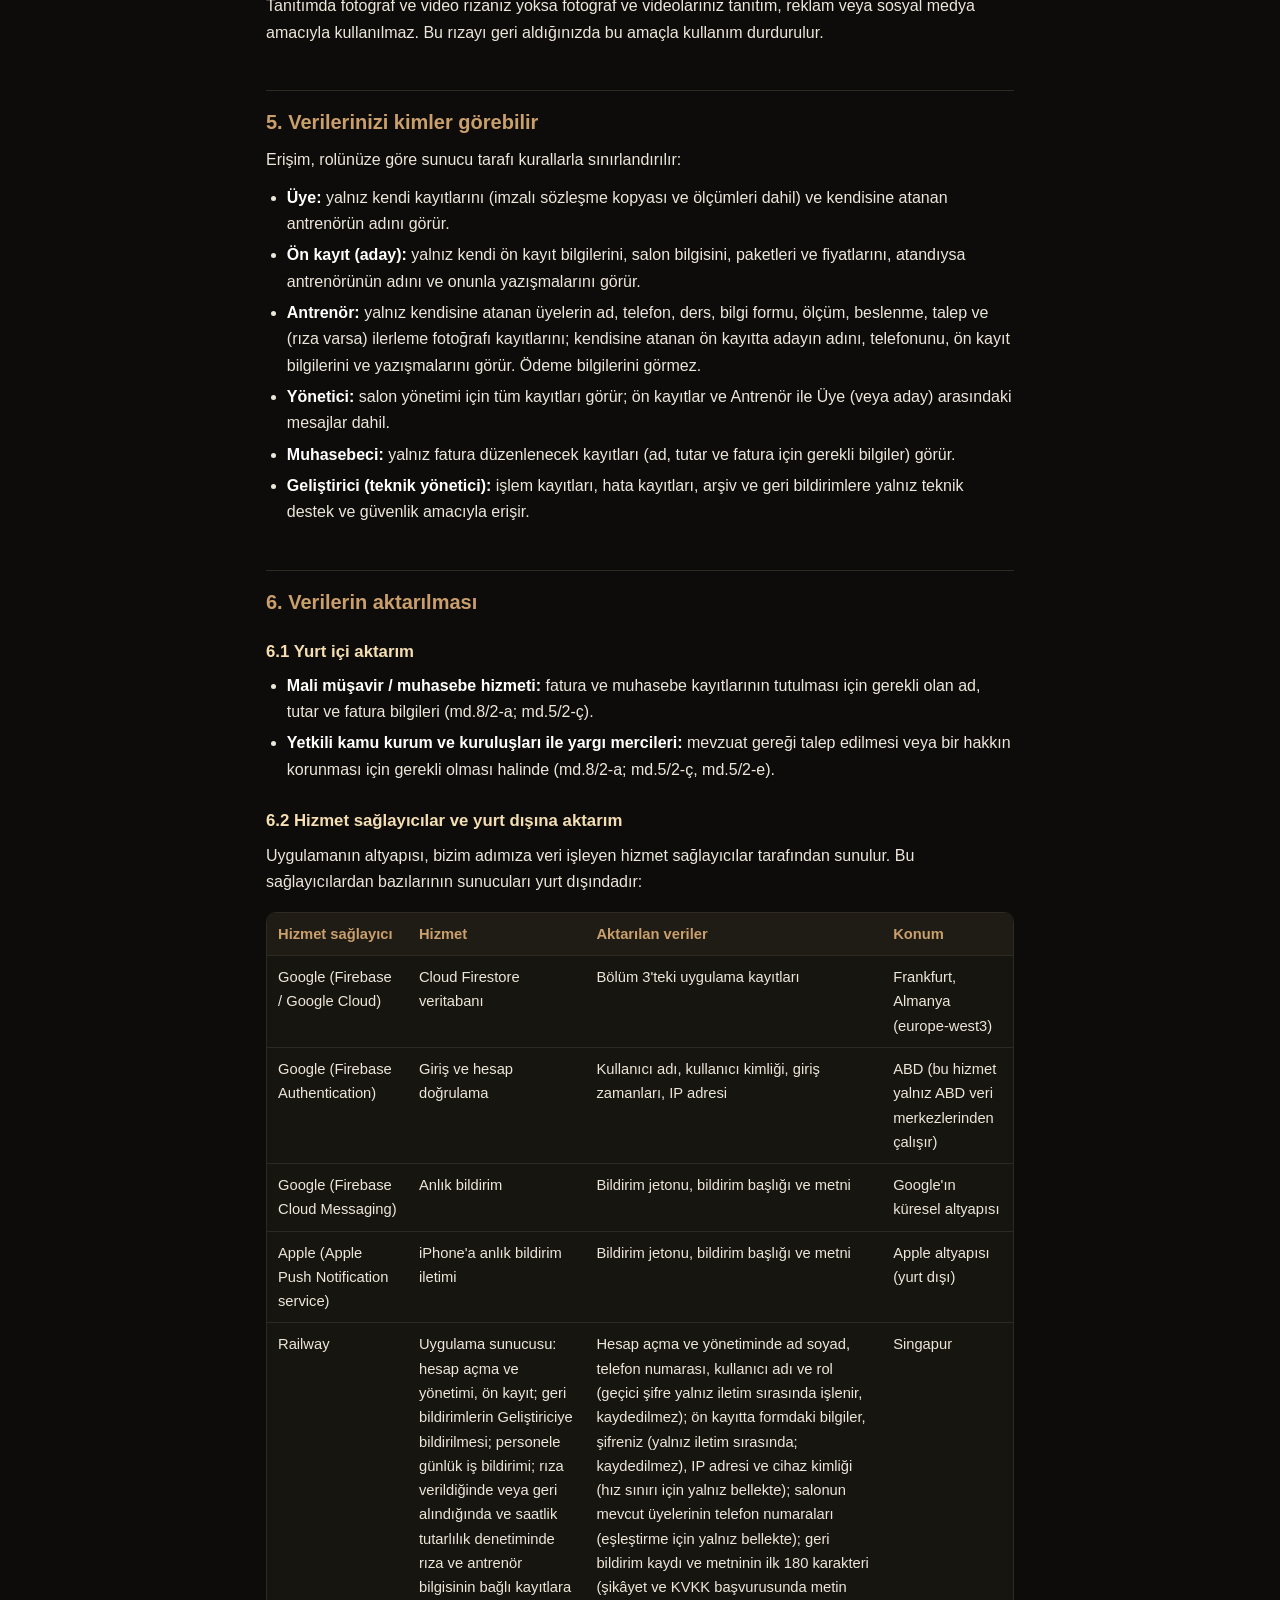
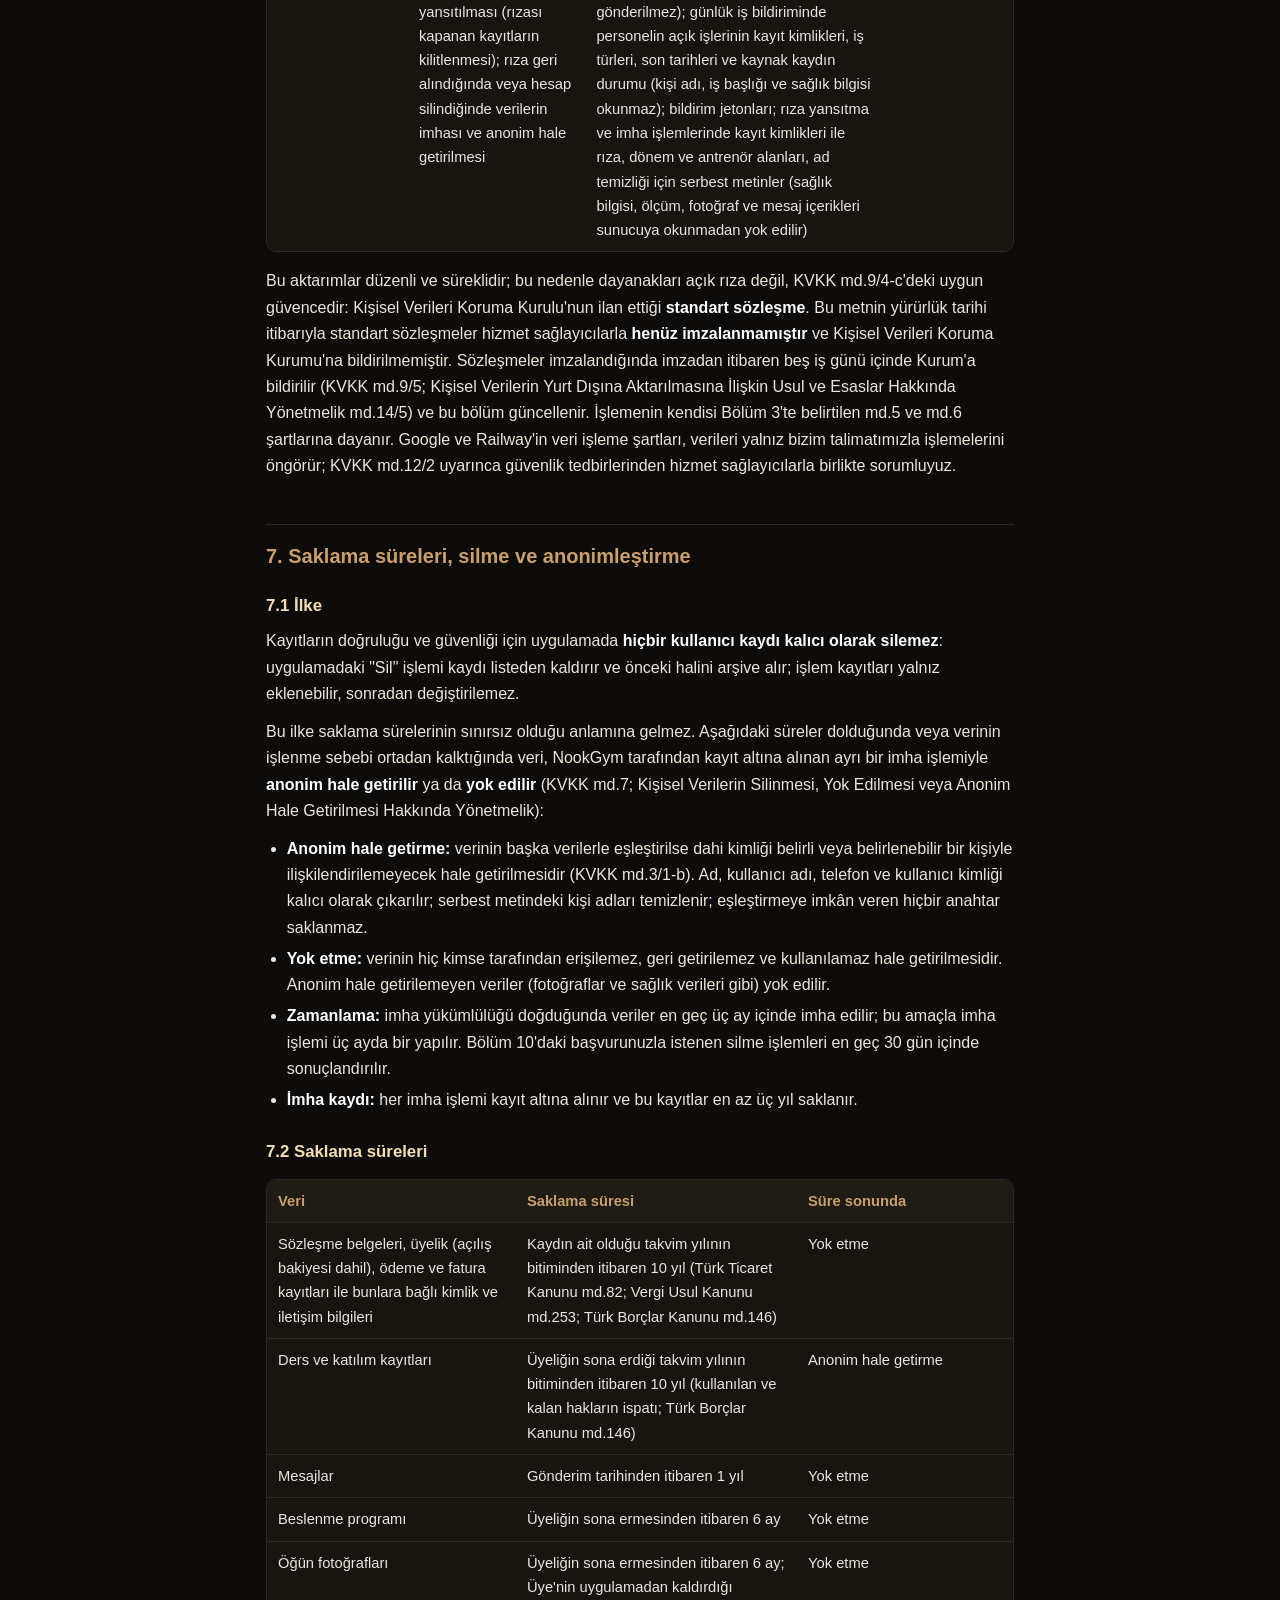
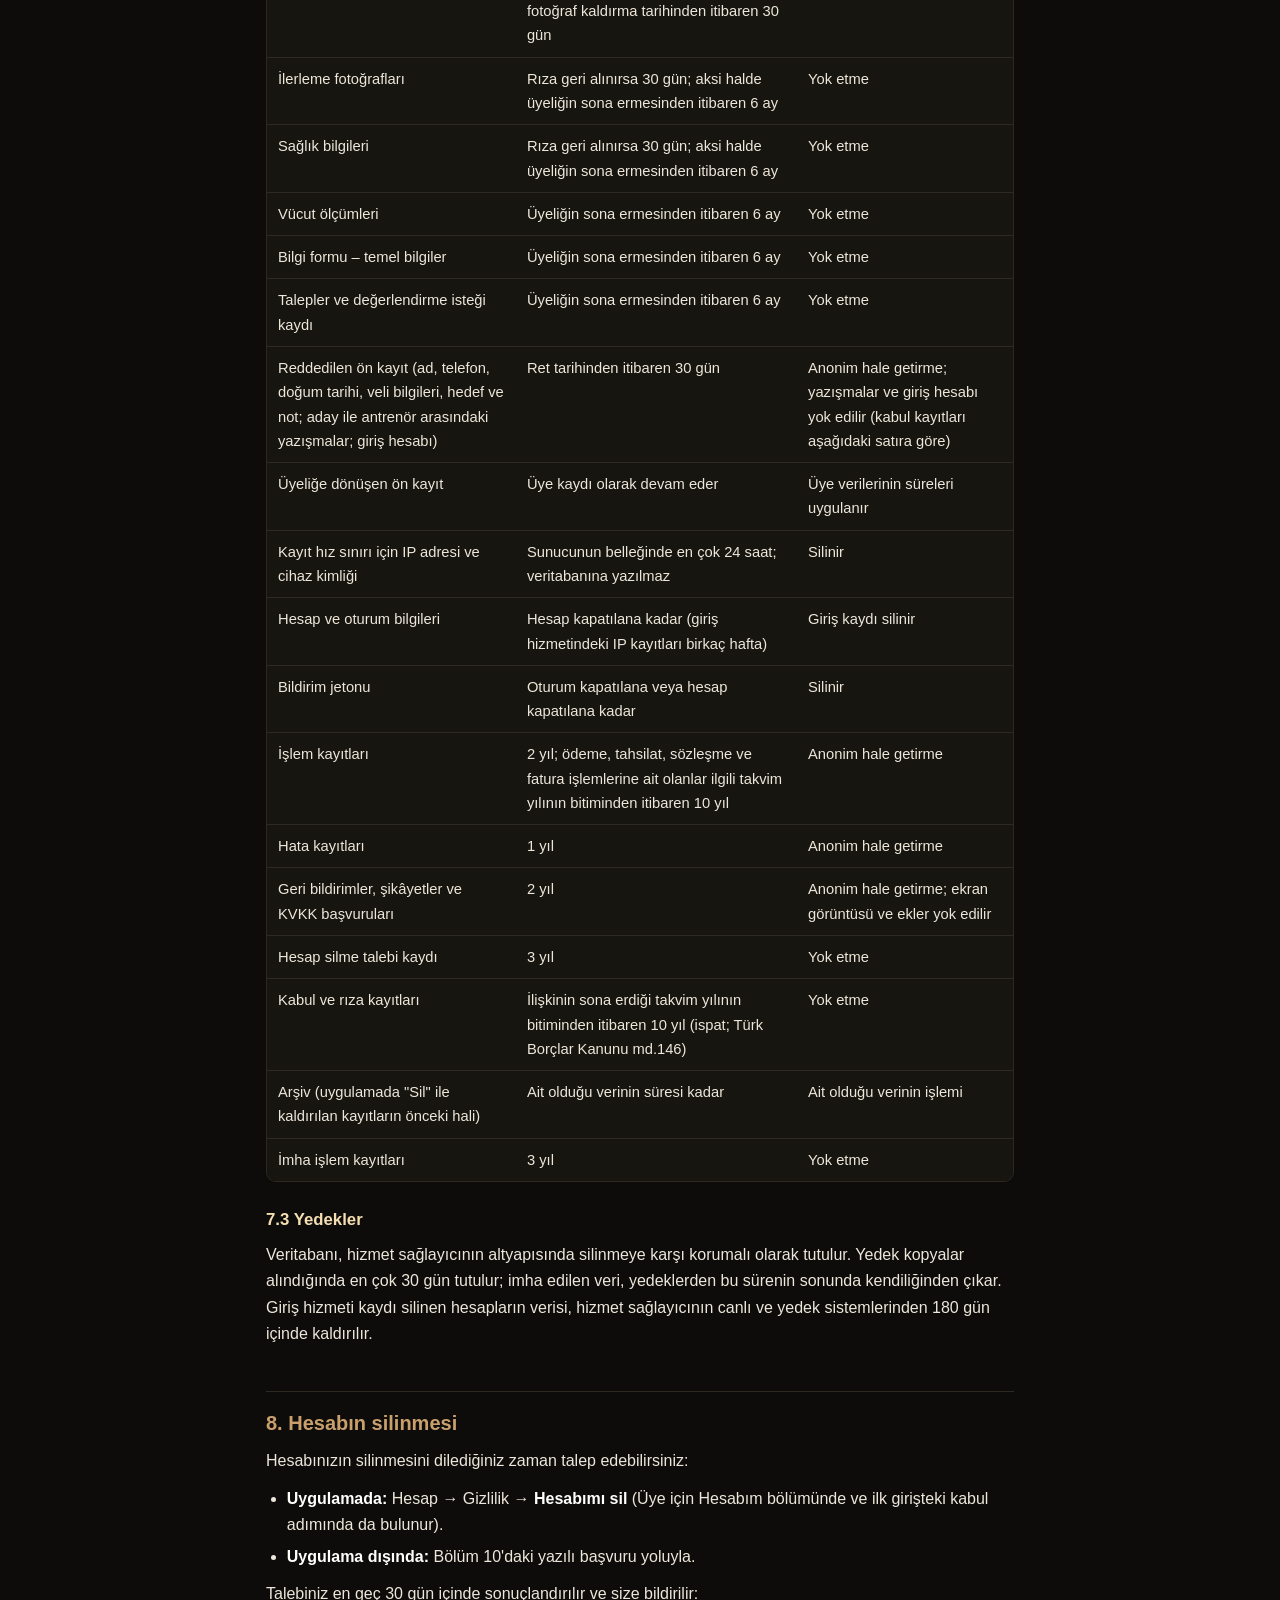
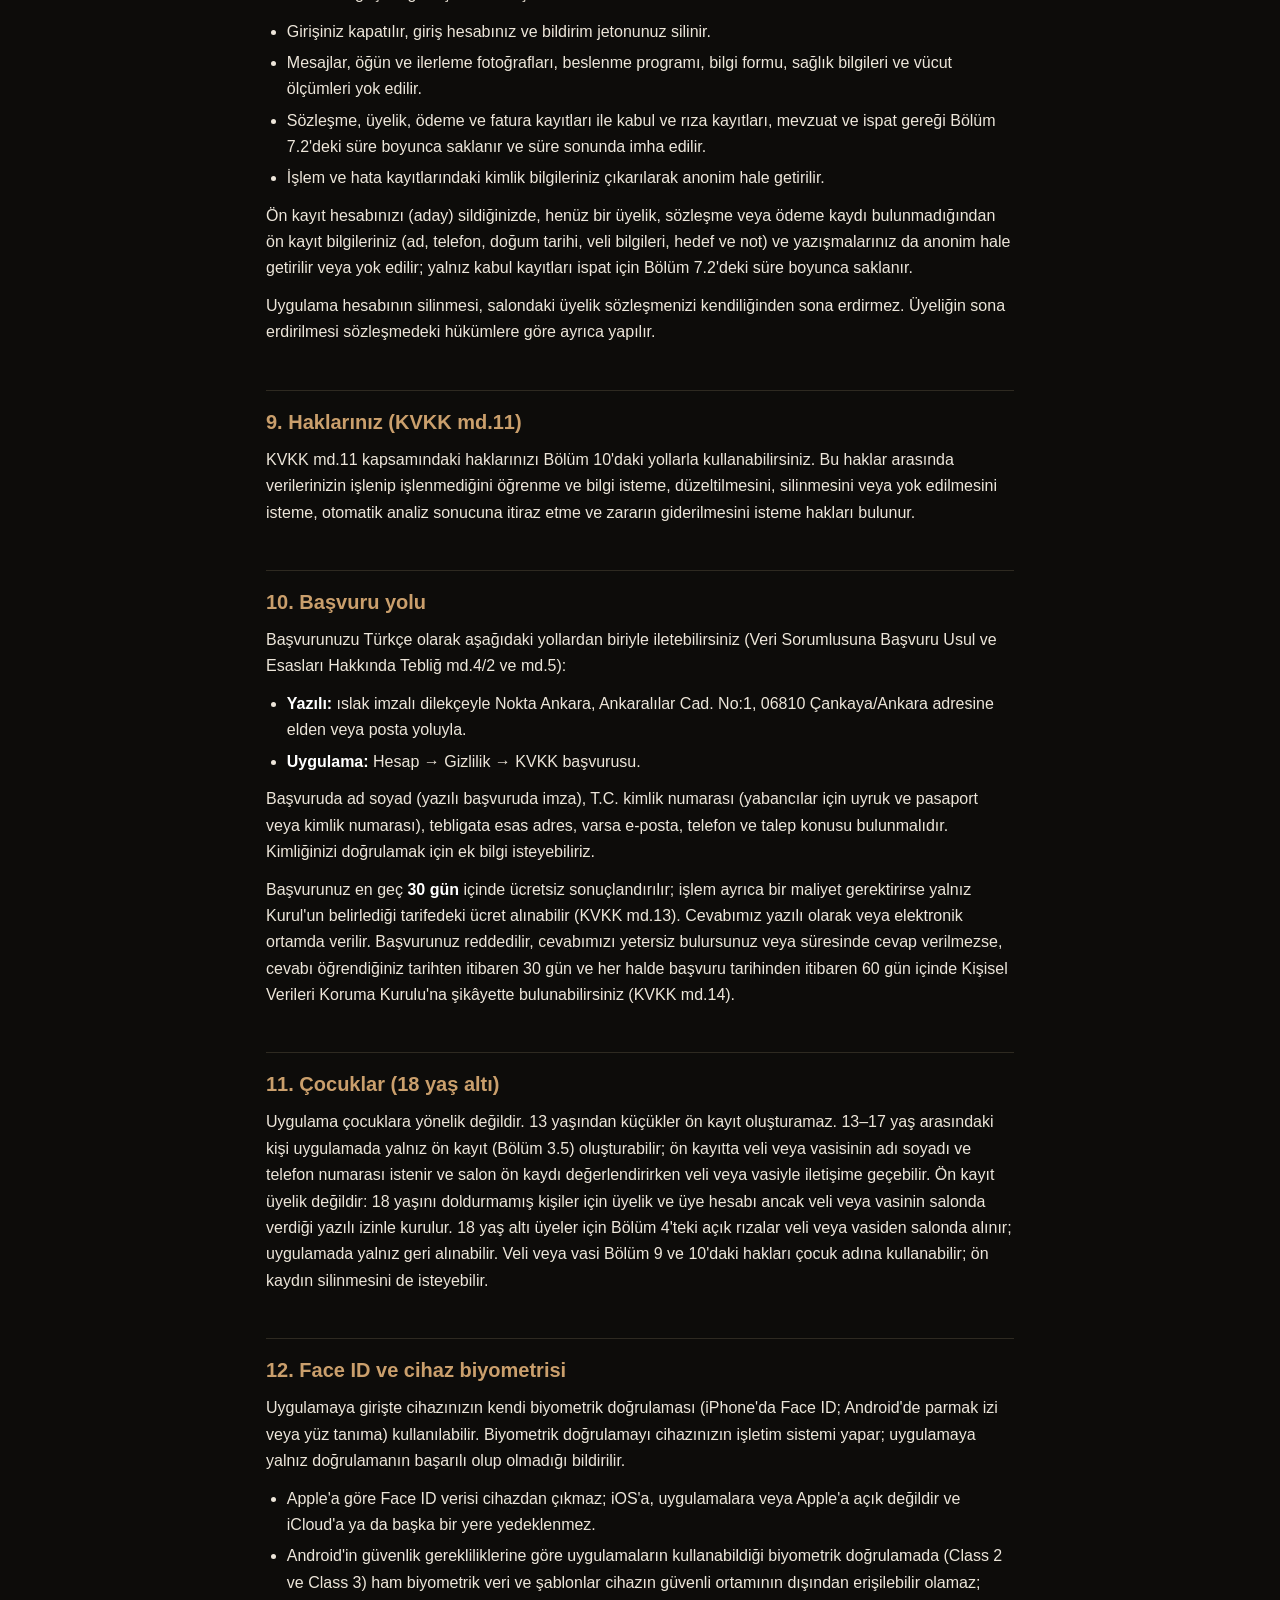
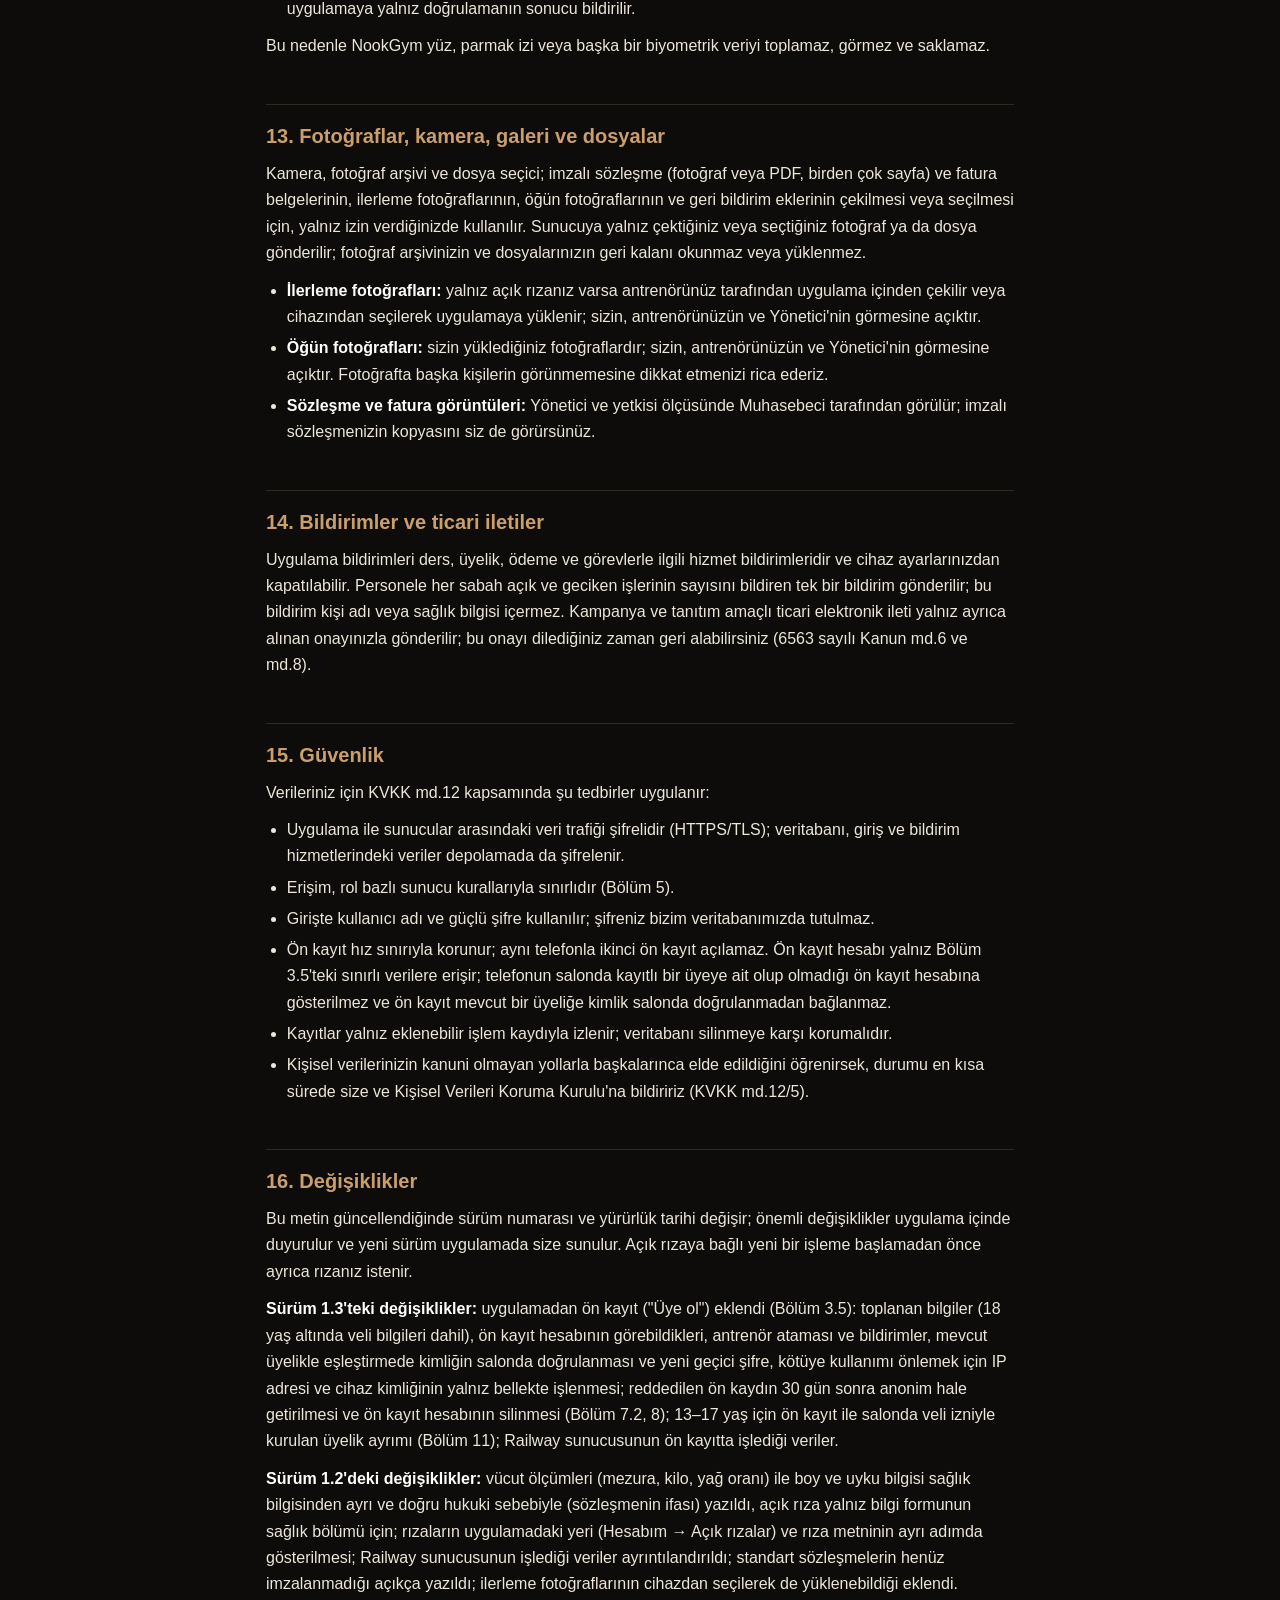
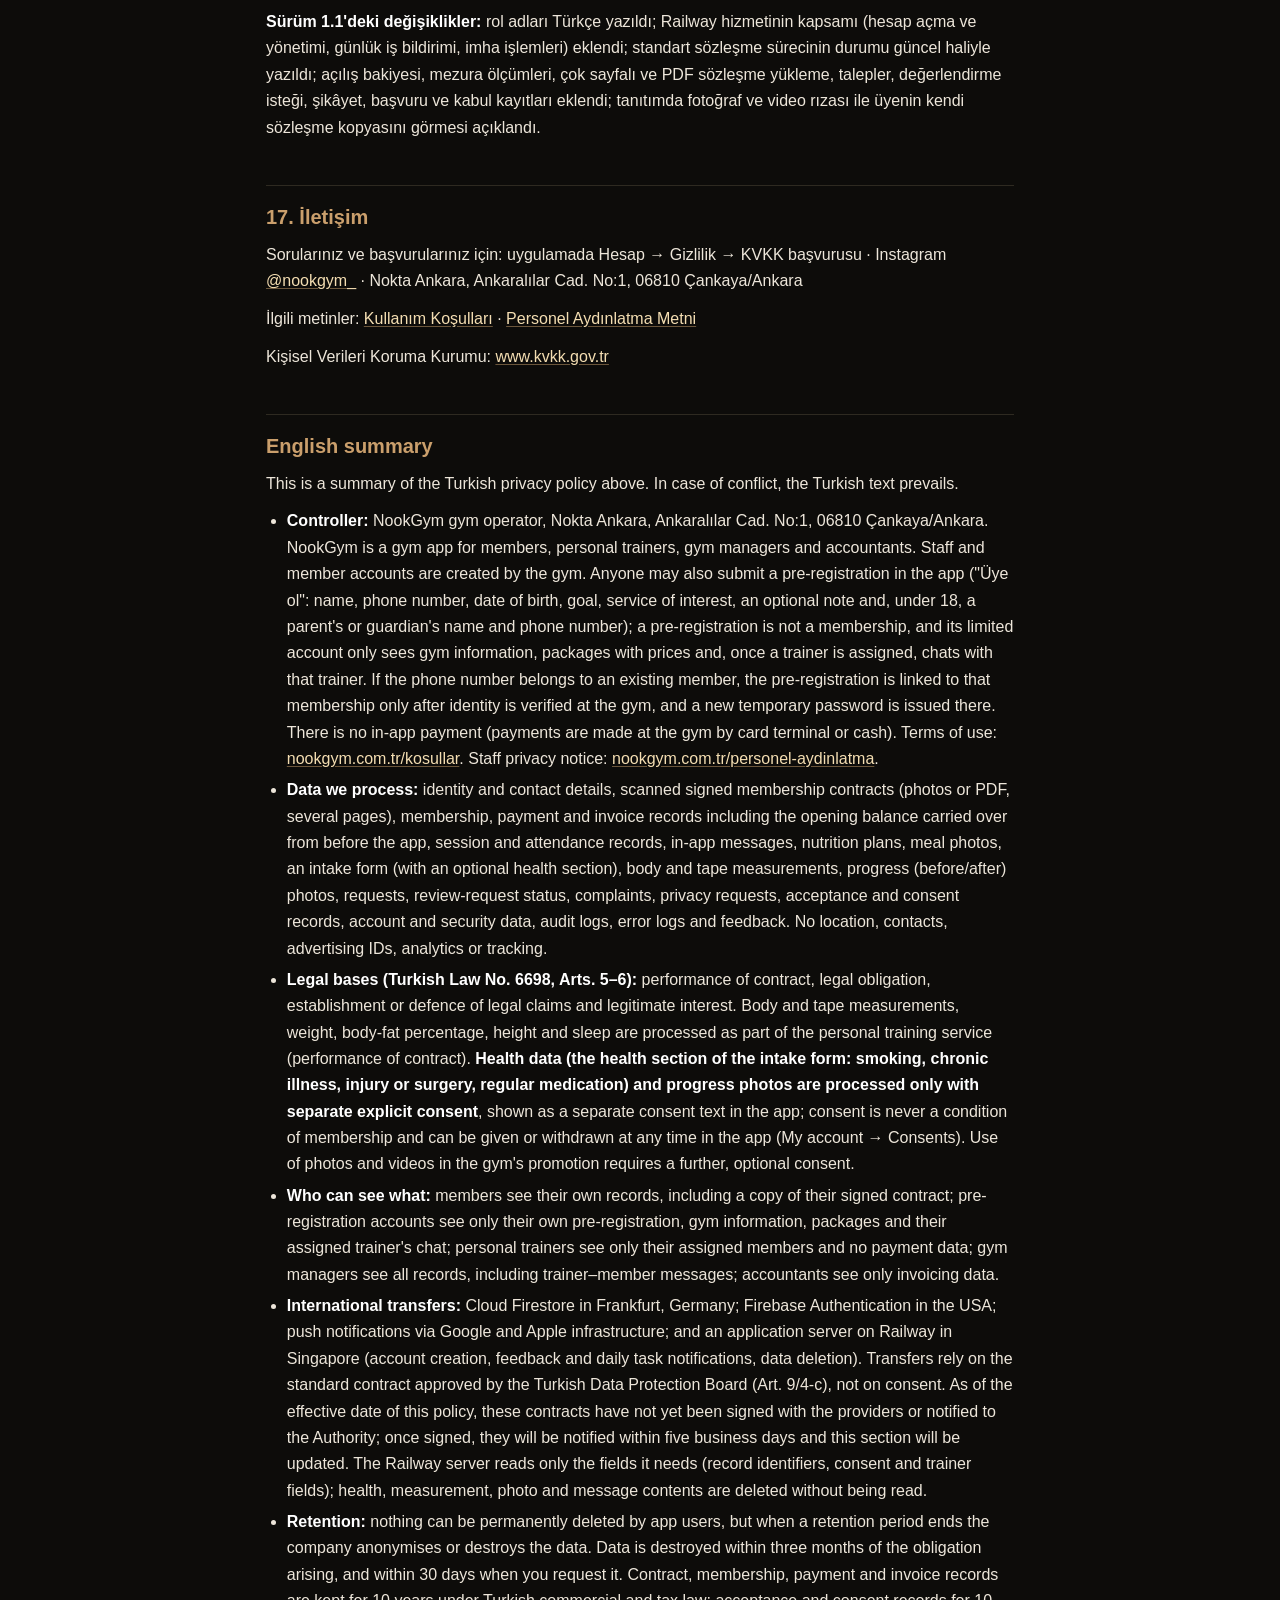
<file: gizlilik/index.html>
<!doctype html>
<html lang="tr">
<head>
<meta charset="utf-8">
<meta name="viewport" content="width=device-width, initial-scale=1">
<meta name="color-scheme" content="dark">
<meta name="theme-color" content="#0D0C0A">
<title>NookGym Gizlilik Politikası</title>
<meta name="description" content="NookGym uygulaması ve spor salonu üyelik hizmetleri için gizlilik politikası ve KVKK aydınlatma metni.">
<meta name="nookgym-metin" content="gizlilik">
<meta name="nookgym-surum" content="1.3">
<link rel="canonical" href="https://nookgym.com.tr/gizlilik/">
<style>
:root{
  --zemin:#0D0C0A; --yuzey:#17150F; --yuzey2:#1F1C15; --cizgi:#2E2A21;
  --metin:#EDE6DA; --soluk:#B9AF9E; --amber:#CA9F6C; --amber-acik:#F4DEB2;
  color-scheme: dark;
}
*{box-sizing:border-box}
html{-webkit-text-size-adjust:100%;text-size-adjust:100%}
body{margin:0;background:var(--zemin);color:var(--metin);
  font:16px/1.65 -apple-system,BlinkMacSystemFont,"Segoe UI",Roboto,"Helvetica Neue",Arial,sans-serif;}
main{max-width:780px;margin:0 auto;padding:28px 16px 64px}
h1,h2,h3{color:var(--amber);line-height:1.3;font-weight:650}
h1{font-size:1.65rem;margin:.2em 0 .4em;letter-spacing:.2px}
h2{font-size:1.25rem;margin:2.2em 0 .6em;padding-top:.9em;border-top:1px solid var(--cizgi);scroll-margin-top:16px}
h3{font-size:1.05rem;margin:1.6em 0 .5em;color:var(--amber-acik);scroll-margin-top:16px}
p,li{color:var(--metin)}
p{margin:.7em 0}
ul,ol{padding-left:1.3em;margin:.6em 0}
li{margin:.3em 0}
strong{color:#fff;font-weight:650}
a{color:var(--amber-acik);text-decoration:underline;text-decoration-color:rgba(202,159,108,.5);text-underline-offset:2px;overflow-wrap:anywhere}
a:hover{color:#fff}
a:focus-visible{outline:2px solid var(--amber);outline-offset:2px;border-radius:3px}
code{background:var(--yuzey2);border:1px solid var(--cizgi);border-radius:4px;padding:0 .3em;font-size:.92em}
.ph{background:rgba(202,159,108,.16);border:1px dashed var(--amber);color:var(--amber-acik);border-radius:4px;padding:0 .3em;font-family:ui-monospace,SFMono-Regular,Menlo,monospace;font-size:.88em;overflow-wrap:anywhere}
.icindekiler{background:var(--yuzey);border:1px solid var(--cizgi);border-radius:12px;padding:6px 18px 10px;margin:1.6em 0}
.icindekiler .toc-baslik{border:0;margin:.6em 0 .2em;padding:0;font-size:1rem;color:var(--amber)}
.icindekiler ul{list-style:none;padding-left:0;margin:.2em 0 .4em}
.icindekiler li{margin:.15em 0}
.tablo{width:100%;overflow-x:auto;-webkit-overflow-scrolling:touch;margin:1em 0;border:1px solid var(--cizgi);border-radius:10px}
table{border-collapse:collapse;width:100%;font-size:.92rem}
th,td{text-align:left;vertical-align:top;padding:9px 11px;border-bottom:1px solid var(--cizgi)}
th{background:var(--yuzey2);color:var(--amber);font-weight:600;white-space:nowrap}
tr:last-child td{border-bottom:0}
td{background:var(--yuzey)}
footer{max-width:780px;margin:0 auto;padding:0 16px 40px;color:var(--soluk);font-size:.85rem}
@media (max-width:640px){
  body{font-size:15.5px}
  h1{font-size:1.4rem}
  .tablo{border:0;overflow:visible}
  table,thead,tbody,tr,td{display:block;width:100%}
  thead{position:absolute;width:1px;height:1px;overflow:hidden;clip:rect(0 0 0 0)}
  tr{border:1px solid var(--cizgi);border-radius:10px;margin:0 0 10px;overflow:hidden;background:var(--yuzey)}
  td{border-bottom:1px solid var(--cizgi);padding:8px 12px}
  td:before{content:attr(data-k);display:block;color:var(--amber);font-size:.78rem;font-weight:600;margin-bottom:2px}
}
@media print{
  :root{--zemin:#fff;--yuzey:#fff;--yuzey2:#f3efe8;--cizgi:#ccc;--metin:#111;--soluk:#444;--amber:#7a5a2e;--amber-acik:#7a5a2e}
  strong{color:#000}
  .icindekiler{display:none}
}
</style>
</head>
<body>
<main>
<h1 id="nookgym-gizlilik-politikasi-ve-aydinlatma-metni">NookGym Gizlilik Politikası ve Aydınlatma Metni</h1>
<p><strong>Sürüm 1.3 · Yürürlük tarihi: 6 Ekim 2026</strong></p>
<p>Bu metin; NookGym mobil uygulaması (iOS ve Android) ile NookGym spor salonunun üyelik ve kişisel antrenman hizmetleri kapsamında kişisel verilerinizin hangi amaçla ve hangi hukuki sebeple işlendiğini, nasıl toplandığını, kimlere aktarıldığını, ne kadar saklandığını ve haklarınızı açıklar. 6698 sayılı Kişisel Verilerin Korunması Kanunu'nun ("KVKK") 10. maddesi uyarınca hazırlanmış aydınlatma metnidir. Bu metin bir onay veya rıza metni değildir; açık rıza gerektiren işlemler için ayrı metinler sunulur (Bölüm 4).</p>
<p>Uygulamanın kullanım kuralları <a href="/kosullar/">Kullanım Koşulları</a>'nda, personelin uygulamada işlenen verileri <a href="/personel-aydinlatma/">Personel Aydınlatma Metni</a>'nde ayrıca açıklanır.</p>
<nav class="icindekiler" aria-label="İçindekiler"><h2 class="toc-baslik">İçindekiler</h2><ul><li><a href="#veri-sorumlusu">1. Veri sorumlusu</a></li><li><a href="#kapsam">2. Kapsam</a></li><li><a href="#veriler">3. İşlenen veriler, amaçlar ve hukuki sebepler</a></li><li><a href="#acik-riza">4. Açık rıza gerektiren işlemler</a></li><li><a href="#erisim">5. Verilerinizi kimler görebilir</a></li><li><a href="#aktarim">6. Verilerin aktarılması</a></li><li><a href="#saklama">7. Saklama süreleri, silme ve anonimleştirme</a></li><li><a href="#hesap-silme">8. Hesabın silinmesi</a></li><li><a href="#haklar">9. Haklarınız (KVKK md.11)</a></li><li><a href="#basvuru">10. Başvuru yolu</a></li><li><a href="#cocuklar">11. Çocuklar (18 yaş altı)</a></li><li><a href="#biyometri">12. Face ID ve cihaz biyometrisi</a></li><li><a href="#fotograflar">13. Fotoğraflar, kamera, galeri ve dosyalar</a></li><li><a href="#bildirimler">14. Bildirimler ve ticari iletiler</a></li><li><a href="#guvenlik">15. Güvenlik</a></li><li><a href="#degisiklikler">16. Değişiklikler</a></li><li><a href="#iletisim">17. İletişim</a></li><li><a href="#english" lang="en">English summary</a></li></ul></nav>
<h2 id="veri-sorumlusu">1. Veri sorumlusu</h2>
<p>Kişisel verileriniz, veri sorumlusu sıfatıyla aşağıdaki şirket tarafından işlenir:</p>
<ul><li><strong>Veri sorumlusu:</strong> NookGym spor salonu işletmecisi</li><li><strong>Adres:</strong> Nokta Ankara, Ankaralılar Cad. No:1, 06810 Çankaya/Ankara</li><li><strong>Başvuru:</strong> uygulamada Hesap → Gizlilik → KVKK başvurusu</li></ul>
<p>Bu metinde şirket "NookGym" veya "biz" olarak anılır.</p>
<h2 id="kapsam">2. Kapsam</h2>
<p>Uygulamayı dört rol kullanır: <strong>Üye</strong>, <strong>Antrenör</strong> (kişisel antrenör), <strong>Yönetici</strong> (salon yönetimi) ve <strong>Muhasebeci</strong>. Personel hesapları ve üye hesapları, salonda üyelik veya çalışma ilişkisi kurulduktan sonra NookGym tarafından açılır. Üye olmak isteyen kişi ayrıca uygulamada <strong>Üye ol</strong> ile <strong>ön kayıt</strong> oluşturabilir; ön kayıt üyelik değildir, ön kayıt hesabı (aday) salon üyeliği kurulana kadar sınırlı bir hesaptır (Bölüm 3.5).</p>
<p>Uygulama üzerinden ödeme alınmaz. Ödemeler salonda POS (kart) veya nakit olarak yapılır; kart numaranız uygulamaya girilmez ve tarafımızca saklanmaz.</p>
<p>Uygulama konumunuza ve rehberinize erişmez, reklam kimliği (IDFA/GAID) toplamaz, reklam, izleme veya analitik aracı içermez. Kişisel verileriniz satılmaz ve reklam amacıyla kullanılmaz.</p>
<h2 id="veriler">3. İşlenen veriler, amaçlar ve hukuki sebepler</h2>
<p><strong>Toplama yöntemi:</strong> Veriler elektronik ortamda; (a) salonda kayıt sırasında sizden alınan bilgilerin Yönetici veya Antrenör tarafından uygulamaya girilmesiyle, (b) uygulamayı kullanırken, ön kayıt formu dahil, sizin girdiğiniz bilgilerle ve (c) uygulamanın çalışması sırasında otomatik oluşan kayıtlarla toplanır (KVKK md.10/1-ç).</p>
<p><strong>Hukuki sebep kısaltmaları (KVKK md.5 ve md.6):</strong></p>
<ul><li><strong>md.5/2-c:</strong> Sözleşmenin kurulması veya ifasıyla doğrudan ilgili olması.</li><li><strong>md.5/2-ç:</strong> Hukuki yükümlülüğümüzü yerine getirmemiz için zorunlu olması.</li><li><strong>md.5/2-e:</strong> Bir hakkın tesisi, kullanılması veya korunması için zorunlu olması.</li><li><strong>md.5/2-f:</strong> Temel hak ve özgürlüklerinize zarar vermemek kaydıyla meşru menfaatimiz için zorunlu olması.</li><li><strong>md.5/1:</strong> Açık rızanız.</li><li><strong>md.6/3-a:</strong> Özel nitelikli kişisel verileriniz (ör. sağlık) için açık rızanız.</li></ul>
<h3 id="3-1-member-uye-verileri">3.1 Üye verileri</h3>
<div class="tablo"><table><thead><tr><th>Veri kategorisi ve örnekler</th><th>Amaç</th><th>Hukuki sebep</th></tr></thead><tbody><tr><td data-k="Veri kategorisi ve örnekler"><strong>Kimlik ve iletişim:</strong> ad soyad, telefon numarası, kullanıcı adı, doğum tarihi</td><td data-k="Amaç">Hesabın açılması; üyelik sözleşmesinin kurulması ve yürütülmesi; sizinle iletişim; 18 yaş kontrolü</td><td data-k="Hukuki sebep">md.5/2-c</td></tr><tr><td data-k="Veri kategorisi ve örnekler"><strong>Sözleşme belgeleri:</strong> ıslak imzalı üyelik sözleşmesinin ve eklerinin taranmış kopyası (fotoğraf veya PDF, birden çok sayfa; yenilemede imzalanan yeni sözleşmeler dahil; sözleşmedeki T.C. kimlik numarası ve adres dahil); 18 yaş altı için veli/vasi izin belgesi</td><td data-k="Amaç">Sözleşmenin saklanması ve ispatı; sözleşme kopyasının size gösterilmesi; spor tesisi mevzuatındaki belge yükümlülüğü</td><td data-k="Hukuki sebep">md.5/2-c, md.5/2-ç, md.5/2-e</td></tr><tr><td data-k="Veri kategorisi ve örnekler"><strong>Üyelik ve ödeme kayıtları:</strong> paket, başlangıç–bitiş tarihi, kalan PT saati, tutar, taksit, ödeme yöntemi (POS/nakit), tahsilat kaydı, fatura durumu ve fatura belgesi; uygulamaya geçişte salondaki mevcut üyeliğinizin kalan süresi, kalan PT saati ve devreden borcu (açılış bakiyesi); paket teklifleri ve verdiğiniz yanıt</td><td data-k="Amaç">Üyelik ve PT hakkının takibi; tahsilat; faturalandırma ve muhasebe</td><td data-k="Hukuki sebep">md.5/2-c, md.5/2-ç, md.5/2-e</td></tr><tr><td data-k="Veri kategorisi ve örnekler"><strong>Ders ve katılım kayıtları:</strong> ders tarihi ve saati, antrenör, durum (Planlı, Katıldı, Gelmedi, İptal)</td><td data-k="Amaç">PT derslerinin planlanması; kalan hakların doğru hesaplanması; katılım ve gelmeme takibi</td><td data-k="Hukuki sebep">md.5/2-c, md.5/2-f</td></tr><tr><td data-k="Veri kategorisi ve örnekler"><strong>Mesajlar:</strong> antrenörünüz veya salon yönetimi (Yönetici) ile uygulama içi yazışmalar</td><td data-k="Amaç">Ders planlaması ve hizmetle ilgili iletişim; şikâyetlerin ve hizmet kalitesinin incelenmesi</td><td data-k="Hukuki sebep">md.5/2-c, md.5/2-f</td></tr><tr><td data-k="Veri kategorisi ve örnekler"><strong>Beslenme programı:</strong> antrenörünüzün hazırladığı öğün planı, önceki sürümleri ve programı görüp görmediğiniz</td><td data-k="Amaç">Beslenme takibi hizmeti</td><td data-k="Hukuki sebep">md.5/2-c</td></tr><tr><td data-k="Veri kategorisi ve örnekler"><strong>Öğün fotoğrafları:</strong> yüklediğiniz fotoğraf, öğün türü, tarih, isteğe bağlı not (özelliğin kullanımı isteğe bağlıdır)</td><td data-k="Amaç">Antrenörünüzün beslenme takibi</td><td data-k="Hukuki sebep">md.5/2-c</td></tr><tr><td data-k="Veri kategorisi ve örnekler"><strong>Bilgi formu – temel bilgiler:</strong> yaş, boy, kilo, hedef, seviye, haftalık antrenman günü, iş tipi, uyku süresi</td><td data-k="Amaç">Antrenman programının size uyarlanması</td><td data-k="Hukuki sebep">md.5/2-c</td></tr><tr><td data-k="Veri kategorisi ve örnekler"><strong>Vücut ölçümleri:</strong> kilo, yağ oranı; omuz, göğüs, kol, bel, kalça, bacak (uyluk) ve baldır çevresi; ölçümün tarihi ve ölçümü giren antrenör; ölçüm çizimi için seçilen kadın veya erkek figürü (yalnız çizim içindir, cinsiyet bilgisi olarak saklanmaz)</td><td data-k="Amaç">Kişisel antrenman hizmetinde gelişim takibi (önceki ölçüme göre fark ve grafik)</td><td data-k="Hukuki sebep">md.5/2-c</td></tr><tr><td data-k="Veri kategorisi ve örnekler"><strong>Sağlık bilgileri:</strong> bilgi formunun sağlık bölümü — sigara kullanımı, kronik hastalık, sakatlık veya ameliyat, düzenli ilaç kullanımı</td><td data-k="Amaç">Güvenli antrenman planı</td><td data-k="Hukuki sebep"><strong>Açık rıza</strong> (md.6/3-a)</td></tr><tr><td data-k="Veri kategorisi ve örnekler"><strong>İlerleme fotoğrafları:</strong> Öncesi, Ara ve Sonrası (kontrol) fotoğrafları ve tarihleri</td><td data-k="Amaç">Gelişiminizin takibi</td><td data-k="Hukuki sebep"><strong>Açık rıza</strong> (md.5/1; sağlık verisi sayılabildiği ölçüde md.6/3-a)</td></tr><tr><td data-k="Veri kategorisi ve örnekler"><strong>Talepler:</strong> antrenörünüzün veya salonun size ilettiği talepler ve "Tamamlandı" işaretiniz</td><td data-k="Amaç">Hizmetle ilgili işlerin takibi</td><td data-k="Hukuki sebep">md.5/2-c</td></tr><tr><td data-k="Veri kategorisi ve örnekler"><strong>Değerlendirme isteği:</strong> Google'da değerlendirme kartının gösterilme ve geçilme sayısı ve tarihleri, "Değerlendirdim" seçiminiz; antrenörünüzün "İstendi" ve "Yorum yaptı" işaretleri</td><td data-k="Amaç">Değerlendirme isteğinin sınırlı sayıda gösterilmesi ve değerlendirme yapan üyeye yeniden gösterilmemesi</td><td data-k="Hukuki sebep">md.5/2-f</td></tr></tbody></table></div>
<h3 id="3-2-tum-kullanicilar-icin-hesap-guvenlik-ve-kayit-verileri">3.2 Tüm kullanıcılar için hesap, güvenlik ve kayıt verileri</h3>
<div class="tablo"><table><thead><tr><th>Veri kategorisi ve örnekler</th><th>Amaç</th><th>Hukuki sebep</th></tr></thead><tbody><tr><td data-k="Veri kategorisi ve örnekler"><strong>Hesap ve oturum:</strong> kullanıcı adı, kullanıcı kimliği, giriş zamanları, IP adresi (giriş hizmeti tarafından birkaç hafta tutulur), oturum bilgisi</td><td data-k="Amaç">Girişin ve hesabın güvenliği</td><td data-k="Hukuki sebep">md.5/2-c, md.5/2-ç (KVKK md.12 veri güvenliği), md.5/2-f</td></tr><tr><td data-k="Veri kategorisi ve örnekler"><strong>Cihaz ve bildirim:</strong> bildirim jetonu, uygulama sürümü, platform (iOS/Android)</td><td data-k="Amaç">Bildirim gönderilmesi; sürüm uyumluluğunun sağlanması</td><td data-k="Hukuki sebep">md.5/2-c</td></tr><tr><td data-k="Veri kategorisi ve örnekler"><strong>İşlem kayıtları:</strong> işlemi yapan kişi, rolü, zamanı, işlemin türü ve kısa açıklaması, ilgili üye, sürüm, platform</td><td data-k="Amaç">Kayıtların bütünlüğü; hatalı veya yetkisiz işlemlerin tespiti; uyuşmazlıkta ispat</td><td data-k="Hukuki sebep">md.5/2-ç (KVKK md.12), md.5/2-e, md.5/2-f</td></tr><tr><td data-k="Veri kategorisi ve örnekler"><strong>Hata kayıtları:</strong> hata mesajı, teknik hata izi, ekran adı, sürüm, platform, kullanıcı kimliği</td><td data-k="Amaç">Uygulamanın düzgün ve güvenli çalışması</td><td data-k="Hukuki sebep">md.5/2-f</td></tr><tr><td data-k="Veri kategorisi ve örnekler"><strong>Geri bildirimler:</strong> sorun veya istek metni, isteğe bağlı ekran görüntüsü veya ek, rol, ekran, sürüm, cihaz bilgisi</td><td data-k="Amaç">Bildirilen sorunların çözülmesi, uygulamanın geliştirilmesi</td><td data-k="Hukuki sebep">md.5/2-f</td></tr><tr><td data-k="Veri kategorisi ve örnekler"><strong>Şikâyet ve başvurular:</strong> sohbette "Şikâyet et" ile bildirilen mesaj ve notunuz; KVKK başvurunuz; hesap silme talebiniz</td><td data-k="Amaç">Şikâyetlerin incelenmesi; başvuruların cevaplanması; talebin yerine getirildiğinin ispatı</td><td data-k="Hukuki sebep">md.5/2-ç (KVKK md.7 ve md.13), md.5/2-e, md.5/2-f</td></tr><tr><td data-k="Veri kategorisi ve örnekler"><strong>Kabul ve rıza kayıtları:</strong> Kullanım Koşulları'nı kabul ettiğiniz ve aydınlatma metinlerini okuduğunuz sürüm ve zaman; açık rızalarınızı verdiğiniz veya geri aldığınız zaman ve kanal (uygulama veya salonda imzalı form), uygulamada rıza verirken gösterilen rıza metni ve sürümü; rol, platform, uygulama sürümü</td><td data-k="Amaç">Kabulün, aydınlatma yükümlülüğünün yerine getirildiğinin ve rızanın ispatı</td><td data-k="Hukuki sebep">md.5/2-c, md.5/2-ç, md.5/2-e</td></tr><tr><td data-k="Veri kategorisi ve örnekler"><strong>Tercihler:</strong> alt çubuk kısayol seçimleri</td><td data-k="Amaç">Uygulamanın kişiye göre düzenlenmesi</td><td data-k="Hukuki sebep">md.5/2-c</td></tr></tbody></table></div>
<h3 id="3-3-personel-personal-trainer-executive-accountant">3.3 Personel (Antrenör, Yönetici, Muhasebeci)</h3>
<p>Personelin kimlik ve iletişim bilgileri, kullanıcı adı ve rolü, işlem kayıtları, iş takibi ve günlük iş bildirimleri, ders ve tahsilat kayıtları ile yazışmaları; çalışma veya hizmet ilişkisinin yürütülmesi (md.5/2-c), veri güvenliği yükümlülüğü (md.5/2-ç) ile kayıt bütünlüğü ve işlerin takibi (md.5/2-f) amaçlarıyla işlenir. Ayrıntılar <a href="/personel-aydinlatma/">Personel Aydınlatma Metni</a>'ndedir.</p>
<h3 id="3-4-otomatik-hatirlatmalar">3.4 Otomatik hatırlatmalar</h3>
<p>Uygulama; üyelik bitişi, gelmeme, PT saatinin azalması, eksik fotoğraf veya form gibi durumlar için otomatik hatırlatma ve iş üretir. Süresi geçen iş bir üst sorumluya (ör. Antrenör'den Yönetici'ye) iletilir. Personele, açık ve geciken işlerinin sayısını bildiren günde bir bildirim gönderilir; bu bildirim kişi adı veya sağlık bilgisi içermez. Bu hatırlatmalar hakkınızda kendiliğinden bir karar doğurmaz; kararları salon yetkilileri verir.</p>
<h3 id="3-5-on-kayit">3.5 Ön kayıt (uygulamadan "Üye ol")</h3>
<p>Ön kayıt, salona üyelik başvurusudur. Formu kendiniz doldurursunuz; ön kayıt hesabıyla (aday) uygulamada yalnız salon bilgisi, paketler ve fiyatları görülür ve antrenör atandıktan sonra o antrenörle yazışılır. Ders, ödeme, beslenme, ilerleme ve ölçüm bölümleri üyelik salonda kurulduktan sonra açılır. Ön kayıt bir ödeme veya üyelik yükümlülüğü doğurmaz.</p>
<div class="tablo"><table><thead><tr><th>Veri kategorisi ve örnekler</th><th>Amaç</th><th>Hukuki sebep</th></tr></thead><tbody><tr><td data-k="Veri kategorisi ve örnekler"><strong>Ön kayıt formu:</strong> ad soyad, telefon numarası (kullanıcı adınız olur), doğum tarihi, hedefiniz, ilgilendiğiniz hizmet (aylık üyelik, PT veya henüz bilmediğiniz), isteğe bağlı notunuz; 18 yaş altında veli veya vasinin adı soyadı ve telefon numarası</td><td data-k="Amaç">Başvurunuzun alınması ve değerlendirilmesi; sizinle (18 yaş altında veli veya vasinizle) iletişim; antrenör atanması; üyelik sözleşmesinin salonda kurulmasına hazırlık; 18 yaş kontrolü</td><td data-k="Hukuki sebep">md.5/2-c (sözleşmenin kurulması)</td></tr><tr><td data-k="Veri kategorisi ve örnekler"><strong>Eşleştirme:</strong> ön kayıttaki telefonun salonda kayıtlı bir üyeye ait olup olmadığı (bu bilgi yalnız Yönetici'ye görünür)</td><td data-k="Amaç">Aynı kişiye ikinci üye kaydı açılmaması; ön kaydın mevcut üyeliğinize yalnız kimliğiniz salonda doğrulandıktan sonra bağlanması</td><td data-k="Hukuki sebep">md.5/2-c, md.5/2-f</td></tr><tr><td data-k="Veri kategorisi ve örnekler"><strong>Kötüye kullanımın önlenmesi:</strong> kayıt isteğinin IP adresi ve uygulamanın cihazınızda ürettiği rastgele cihaz kimliği (reklam kimliği veya donanım numarası değildir)</td><td data-k="Amaç">Kayıt hız sınırı (aynı ağdan veya cihazdan art arda hesap açılmasının ve telefon numarası yoklamasının önlenmesi). Yalnız sunucunun belleğinde tutulur, veritabanına yazılmaz</td><td data-k="Hukuki sebep">md.5/2-ç (KVKK md.12 veri güvenliği), md.5/2-f</td></tr><tr><td data-k="Veri kategorisi ve örnekler"><strong>Kabul kayıtları:</strong> ön kayıtta "Okudum" dediğiniz bu metnin ve kabul ettiğiniz Kullanım Koşulları'nın sürümü, zamanı, platform ve uygulama sürümü</td><td data-k="Amaç">Aydınlatma yükümlülüğünün yerine getirildiğinin ve kabulün ispatı</td><td data-k="Hukuki sebep">md.5/2-ç, md.5/2-e</td></tr></tbody></table></div>
<p>Ön kayıt Yönetici tarafından değerlendirilir: Yönetici size bir antrenör atar veya ön kaydı reddeder. Ön kaydı oluşturduğunuzda salonun Yöneticilerine, antrenör atandığında da antrenörünüze kişi adı içermeyen bir bildirim gider. Telefon numarası doğrulaması (SMS) yapılmaz; aynı telefonla ikinci ön kayıt açılamaz. Ön kayıttaki telefon salonda kayıtlı bir üyeye aitse, ön kayıt o üyeliğe ancak kimliğiniz salonda doğrulandıktan sonra bağlanır; bu durumda ön kayıtta belirlediğiniz şifre geçersiz olur ve salonda size yeni bir geçici şifre verilir. Üyelik sözleşmesi salonda imzalanınca aynı kayıt ve aynı hesap üye kaydına dönüşür; ön kayıt bilgileri üye kaydında kalır (Bölüm 3.1 ve 7.2).</p>
<h2 id="acik-riza">4. Açık rıza gerektiren işlemler</h2>
<p>Aşağıdaki işlemler yalnız açık rızanızla yapılır. Her biri için ayrı metin sunulur: uygulamada rızayı açarken ilgili açık rıza metni ayrı bir adımda gösterilir ve "Rıza veriyorum" ile verilir; gösterilen metin ve sürümü rıza kaydına yazılır. Anahtarlar önceden açık gelmez.</p>
<ol><li><strong>İlerleme fotoğrafları</strong> (Öncesi, Ara ve Sonrası/kontrol fotoğrafları).</li><li><strong>Sağlık bilgileri</strong> (bilgi formunun sağlık bölümü: sigara kullanımı, kronik hastalık, sakatlık veya ameliyat, düzenli ilaç kullanımı). Vücut ölçümleri (mezura, kilo, yağ oranı) bu rızaya bağlı değildir; kişisel antrenman hizmetinin parçası olarak işlenir (Bölüm 3.1).</li><li><strong>Tanıtımda fotoğraf ve video</strong> (isteğe bağlı): salonda çekilen fotoğraf ve videolarınızın NookGym'in tanıtım içeriklerinde ve sosyal medya hesaplarında kullanılması.</li></ol>
<p>Rıza vermemeniz üyeliğinizi ve uygulamanın diğer bölümlerini etkilemez; yalnız ilgili bölüm "İzin yok" olarak görünür. Rızalarınızı uygulamada <strong>Hesabım → Açık rızalar</strong> bölümünden verebilir veya geri alabilirsiniz; Bölüm 10'daki yollar da kullanılabilir. 18 yaş altı üyelerde rıza veli veya vasiden salonda alınır; uygulamada yalnız geri alınabilir (Bölüm 11). Geri alma, o tarihe kadar yapılan işlemi hukuka aykırı hale getirmez; geri alınan rızaya bağlı veriler en geç 30 gün içinde yok edilir.</p>
<p>Tanıtımda fotoğraf ve video rızanız yoksa fotoğraf ve videolarınız tanıtım, reklam veya sosyal medya amacıyla kullanılmaz. Bu rızayı geri aldığınızda bu amaçla kullanım durdurulur.</p>
<h2 id="erisim">5. Verilerinizi kimler görebilir</h2>
<p>Erişim, rolünüze göre sunucu tarafı kurallarla sınırlandırılır:</p>
<ul><li><strong>Üye:</strong> yalnız kendi kayıtlarını (imzalı sözleşme kopyası ve ölçümleri dahil) ve kendisine atanan antrenörün adını görür.</li><li><strong>Ön kayıt (aday):</strong> yalnız kendi ön kayıt bilgilerini, salon bilgisini, paketleri ve fiyatlarını, atandıysa antrenörünün adını ve onunla yazışmalarını görür.</li><li><strong>Antrenör:</strong> yalnız kendisine atanan üyelerin ad, telefon, ders, bilgi formu, ölçüm, beslenme, talep ve (rıza varsa) ilerleme fotoğrafı kayıtlarını; kendisine atanan ön kayıtta adayın adını, telefonunu, ön kayıt bilgilerini ve yazışmalarını görür. Ödeme bilgilerini görmez.</li><li><strong>Yönetici:</strong> salon yönetimi için tüm kayıtları görür; ön kayıtlar ve Antrenör ile Üye (veya aday) arasındaki mesajlar dahil.</li><li><strong>Muhasebeci:</strong> yalnız fatura düzenlenecek kayıtları (ad, tutar ve fatura için gerekli bilgiler) görür.</li><li><strong>Geliştirici (teknik yönetici):</strong> işlem kayıtları, hata kayıtları, arşiv ve geri bildirimlere yalnız teknik destek ve güvenlik amacıyla erişir.</li></ul>
<h2 id="aktarim">6. Verilerin aktarılması</h2>
<h3 id="6-1-yurt-ici-aktarim">6.1 Yurt içi aktarım</h3>
<ul><li><strong>Mali müşavir / muhasebe hizmeti:</strong> fatura ve muhasebe kayıtlarının tutulması için gerekli olan ad, tutar ve fatura bilgileri (md.8/2-a; md.5/2-ç).</li><li><strong>Yetkili kamu kurum ve kuruluşları ile yargı mercileri:</strong> mevzuat gereği talep edilmesi veya bir hakkın korunması için gerekli olması halinde (md.8/2-a; md.5/2-ç, md.5/2-e).</li></ul>
<h3 id="6-2-hizmet-saglayicilar-ve-yurt-disina-aktarim">6.2 Hizmet sağlayıcılar ve yurt dışına aktarım</h3>
<p>Uygulamanın altyapısı, bizim adımıza veri işleyen hizmet sağlayıcılar tarafından sunulur. Bu sağlayıcılardan bazılarının sunucuları yurt dışındadır:</p>
<div class="tablo"><table><thead><tr><th>Hizmet sağlayıcı</th><th>Hizmet</th><th>Aktarılan veriler</th><th>Konum</th></tr></thead><tbody><tr><td data-k="Hizmet sağlayıcı">Google (Firebase / Google Cloud)</td><td data-k="Hizmet">Cloud Firestore veritabanı</td><td data-k="Aktarılan veriler">Bölüm 3'teki uygulama kayıtları</td><td data-k="Konum">Frankfurt, Almanya (europe-west3)</td></tr><tr><td data-k="Hizmet sağlayıcı">Google (Firebase Authentication)</td><td data-k="Hizmet">Giriş ve hesap doğrulama</td><td data-k="Aktarılan veriler">Kullanıcı adı, kullanıcı kimliği, giriş zamanları, IP adresi</td><td data-k="Konum">ABD (bu hizmet yalnız ABD veri merkezlerinden çalışır)</td></tr><tr><td data-k="Hizmet sağlayıcı">Google (Firebase Cloud Messaging)</td><td data-k="Hizmet">Anlık bildirim</td><td data-k="Aktarılan veriler">Bildirim jetonu, bildirim başlığı ve metni</td><td data-k="Konum">Google'ın küresel altyapısı</td></tr><tr><td data-k="Hizmet sağlayıcı">Apple (Apple Push Notification service)</td><td data-k="Hizmet">iPhone'a anlık bildirim iletimi</td><td data-k="Aktarılan veriler">Bildirim jetonu, bildirim başlığı ve metni</td><td data-k="Konum">Apple altyapısı (yurt dışı)</td></tr><tr><td data-k="Hizmet sağlayıcı">Railway</td><td data-k="Hizmet">Uygulama sunucusu: hesap açma ve yönetimi, ön kayıt; geri bildirimlerin Geliştiriciye bildirilmesi; personele günlük iş bildirimi; rıza verildiğinde veya geri alındığında ve saatlik tutarlılık denetiminde rıza ve antrenör bilgisinin bağlı kayıtlara yansıtılması (rızası kapanan kayıtların kilitlenmesi); rıza geri alındığında veya hesap silindiğinde verilerin imhası ve anonim hale getirilmesi</td><td data-k="Aktarılan veriler">Hesap açma ve yönetiminde ad soyad, telefon numarası, kullanıcı adı ve rol (geçici şifre yalnız iletim sırasında işlenir, kaydedilmez); ön kayıtta formdaki bilgiler, şifreniz (yalnız iletim sırasında; kaydedilmez), IP adresi ve cihaz kimliği (hız sınırı için yalnız bellekte); salonun mevcut üyelerinin telefon numaraları (eşleştirme için yalnız bellekte); geri bildirim kaydı ve metninin ilk 180 karakteri (şikâyet ve KVKK başvurusunda metin gönderilmez); günlük iş bildiriminde personelin açık işlerinin kayıt kimlikleri, iş türleri, son tarihleri ve kaynak kaydın durumu (kişi adı, iş başlığı ve sağlık bilgisi okunmaz); bildirim jetonları; rıza yansıtma ve imha işlemlerinde kayıt kimlikleri ile rıza, dönem ve antrenör alanları, ad temizliği için serbest metinler (sağlık bilgisi, ölçüm, fotoğraf ve mesaj içerikleri sunucuya okunmadan yok edilir)</td><td data-k="Konum">Singapur</td></tr></tbody></table></div>
<p>Bu aktarımlar düzenli ve süreklidir; bu nedenle dayanakları açık rıza değil, KVKK md.9/4-c'deki uygun güvencedir: Kişisel Verileri Koruma Kurulu'nun ilan ettiği <strong>standart sözleşme</strong>. Bu metnin yürürlük tarihi itibarıyla standart sözleşmeler hizmet sağlayıcılarla <strong>henüz imzalanmamıştır</strong> ve Kişisel Verileri Koruma Kurumu'na bildirilmemiştir. Sözleşmeler imzalandığında imzadan itibaren beş iş günü içinde Kurum'a bildirilir (KVKK md.9/5; Kişisel Verilerin Yurt Dışına Aktarılmasına İlişkin Usul ve Esaslar Hakkında Yönetmelik md.14/5) ve bu bölüm güncellenir. İşlemenin kendisi Bölüm 3'te belirtilen md.5 ve md.6 şartlarına dayanır. Google ve Railway'in veri işleme şartları, verileri yalnız bizim talimatımızla işlemelerini öngörür; KVKK md.12/2 uyarınca güvenlik tedbirlerinden hizmet sağlayıcılarla birlikte sorumluyuz.</p>
<h2 id="saklama">7. Saklama süreleri, silme ve anonimleştirme</h2>
<h3 id="7-1-ilke">7.1 İlke</h3>
<p>Kayıtların doğruluğu ve güvenliği için uygulamada <strong>hiçbir kullanıcı kaydı kalıcı olarak silemez</strong>: uygulamadaki "Sil" işlemi kaydı listeden kaldırır ve önceki halini arşive alır; işlem kayıtları yalnız eklenebilir, sonradan değiştirilemez.</p>
<p>Bu ilke saklama sürelerinin sınırsız olduğu anlamına gelmez. Aşağıdaki süreler dolduğunda veya verinin işlenme sebebi ortadan kalktığında veri, NookGym tarafından kayıt altına alınan ayrı bir imha işlemiyle <strong>anonim hale getirilir</strong> ya da <strong>yok edilir</strong> (KVKK md.7; Kişisel Verilerin Silinmesi, Yok Edilmesi veya Anonim Hale Getirilmesi Hakkında Yönetmelik):</p>
<ul><li><strong>Anonim hale getirme:</strong> verinin başka verilerle eşleştirilse dahi kimliği belirli veya belirlenebilir bir kişiyle ilişkilendirilemeyecek hale getirilmesidir (KVKK md.3/1-b). Ad, kullanıcı adı, telefon ve kullanıcı kimliği kalıcı olarak çıkarılır; serbest metindeki kişi adları temizlenir; eşleştirmeye imkân veren hiçbir anahtar saklanmaz.</li><li><strong>Yok etme:</strong> verinin hiç kimse tarafından erişilemez, geri getirilemez ve kullanılamaz hale getirilmesidir. Anonim hale getirilemeyen veriler (fotoğraflar ve sağlık verileri gibi) yok edilir.</li><li><strong>Zamanlama:</strong> imha yükümlülüğü doğduğunda veriler en geç üç ay içinde imha edilir; bu amaçla imha işlemi üç ayda bir yapılır. Bölüm 10'daki başvurunuzla istenen silme işlemleri en geç 30 gün içinde sonuçlandırılır.</li><li><strong>İmha kaydı:</strong> her imha işlemi kayıt altına alınır ve bu kayıtlar en az üç yıl saklanır.</li></ul>
<h3 id="7-2-saklama-sureleri">7.2 Saklama süreleri</h3>
<div class="tablo"><table><thead><tr><th>Veri</th><th>Saklama süresi</th><th>Süre sonunda</th></tr></thead><tbody><tr><td data-k="Veri">Sözleşme belgeleri, üyelik (açılış bakiyesi dahil), ödeme ve fatura kayıtları ile bunlara bağlı kimlik ve iletişim bilgileri</td><td data-k="Saklama süresi">Kaydın ait olduğu takvim yılının bitiminden itibaren 10 yıl (Türk Ticaret Kanunu md.82; Vergi Usul Kanunu md.253; Türk Borçlar Kanunu md.146)</td><td data-k="Süre sonunda">Yok etme</td></tr><tr><td data-k="Veri">Ders ve katılım kayıtları</td><td data-k="Saklama süresi">Üyeliğin sona erdiği takvim yılının bitiminden itibaren 10 yıl (kullanılan ve kalan hakların ispatı; Türk Borçlar Kanunu md.146)</td><td data-k="Süre sonunda">Anonim hale getirme</td></tr><tr><td data-k="Veri">Mesajlar</td><td data-k="Saklama süresi">Gönderim tarihinden itibaren 1 yıl</td><td data-k="Süre sonunda">Yok etme</td></tr><tr><td data-k="Veri">Beslenme programı</td><td data-k="Saklama süresi">Üyeliğin sona ermesinden itibaren 6 ay</td><td data-k="Süre sonunda">Yok etme</td></tr><tr><td data-k="Veri">Öğün fotoğrafları</td><td data-k="Saklama süresi">Üyeliğin sona ermesinden itibaren 6 ay; Üye'nin uygulamadan kaldırdığı fotoğraf kaldırma tarihinden itibaren 30 gün</td><td data-k="Süre sonunda">Yok etme</td></tr><tr><td data-k="Veri">İlerleme fotoğrafları</td><td data-k="Saklama süresi">Rıza geri alınırsa 30 gün; aksi halde üyeliğin sona ermesinden itibaren 6 ay</td><td data-k="Süre sonunda">Yok etme</td></tr><tr><td data-k="Veri">Sağlık bilgileri</td><td data-k="Saklama süresi">Rıza geri alınırsa 30 gün; aksi halde üyeliğin sona ermesinden itibaren 6 ay</td><td data-k="Süre sonunda">Yok etme</td></tr><tr><td data-k="Veri">Vücut ölçümleri</td><td data-k="Saklama süresi">Üyeliğin sona ermesinden itibaren 6 ay</td><td data-k="Süre sonunda">Yok etme</td></tr><tr><td data-k="Veri">Bilgi formu – temel bilgiler</td><td data-k="Saklama süresi">Üyeliğin sona ermesinden itibaren 6 ay</td><td data-k="Süre sonunda">Yok etme</td></tr><tr><td data-k="Veri">Talepler ve değerlendirme isteği kaydı</td><td data-k="Saklama süresi">Üyeliğin sona ermesinden itibaren 6 ay</td><td data-k="Süre sonunda">Yok etme</td></tr><tr><td data-k="Veri">Reddedilen ön kayıt (ad, telefon, doğum tarihi, veli bilgileri, hedef ve not; aday ile antrenör arasındaki yazışmalar; giriş hesabı)</td><td data-k="Saklama süresi">Ret tarihinden itibaren 30 gün</td><td data-k="Süre sonunda">Anonim hale getirme; yazışmalar ve giriş hesabı yok edilir (kabul kayıtları aşağıdaki satıra göre)</td></tr><tr><td data-k="Veri">Üyeliğe dönüşen ön kayıt</td><td data-k="Saklama süresi">Üye kaydı olarak devam eder</td><td data-k="Süre sonunda">Üye verilerinin süreleri uygulanır</td></tr><tr><td data-k="Veri">Kayıt hız sınırı için IP adresi ve cihaz kimliği</td><td data-k="Saklama süresi">Sunucunun belleğinde en çok 24 saat; veritabanına yazılmaz</td><td data-k="Süre sonunda">Silinir</td></tr><tr><td data-k="Veri">Hesap ve oturum bilgileri</td><td data-k="Saklama süresi">Hesap kapatılana kadar (giriş hizmetindeki IP kayıtları birkaç hafta)</td><td data-k="Süre sonunda">Giriş kaydı silinir</td></tr><tr><td data-k="Veri">Bildirim jetonu</td><td data-k="Saklama süresi">Oturum kapatılana veya hesap kapatılana kadar</td><td data-k="Süre sonunda">Silinir</td></tr><tr><td data-k="Veri">İşlem kayıtları</td><td data-k="Saklama süresi">2 yıl; ödeme, tahsilat, sözleşme ve fatura işlemlerine ait olanlar ilgili takvim yılının bitiminden itibaren 10 yıl</td><td data-k="Süre sonunda">Anonim hale getirme</td></tr><tr><td data-k="Veri">Hata kayıtları</td><td data-k="Saklama süresi">1 yıl</td><td data-k="Süre sonunda">Anonim hale getirme</td></tr><tr><td data-k="Veri">Geri bildirimler, şikâyetler ve KVKK başvuruları</td><td data-k="Saklama süresi">2 yıl</td><td data-k="Süre sonunda">Anonim hale getirme; ekran görüntüsü ve ekler yok edilir</td></tr><tr><td data-k="Veri">Hesap silme talebi kaydı</td><td data-k="Saklama süresi">3 yıl</td><td data-k="Süre sonunda">Yok etme</td></tr><tr><td data-k="Veri">Kabul ve rıza kayıtları</td><td data-k="Saklama süresi">İlişkinin sona erdiği takvim yılının bitiminden itibaren 10 yıl (ispat; Türk Borçlar Kanunu md.146)</td><td data-k="Süre sonunda">Yok etme</td></tr><tr><td data-k="Veri">Arşiv (uygulamada "Sil" ile kaldırılan kayıtların önceki hali)</td><td data-k="Saklama süresi">Ait olduğu verinin süresi kadar</td><td data-k="Süre sonunda">Ait olduğu verinin işlemi</td></tr><tr><td data-k="Veri">İmha işlem kayıtları</td><td data-k="Saklama süresi">3 yıl</td><td data-k="Süre sonunda">Yok etme</td></tr></tbody></table></div>
<h3 id="7-3-yedekler">7.3 Yedekler</h3>
<p>Veritabanı, hizmet sağlayıcının altyapısında silinmeye karşı korumalı olarak tutulur. Yedek kopyalar alındığında en çok 30 gün tutulur; imha edilen veri, yedeklerden bu sürenin sonunda kendiliğinden çıkar. Giriş hizmeti kaydı silinen hesapların verisi, hizmet sağlayıcının canlı ve yedek sistemlerinden 180 gün içinde kaldırılır.</p>
<h2 id="hesap-silme">8. Hesabın silinmesi</h2>
<p>Hesabınızın silinmesini dilediğiniz zaman talep edebilirsiniz:</p>
<ul><li><strong>Uygulamada:</strong> Hesap → Gizlilik → <strong>Hesabımı sil</strong> (Üye için Hesabım bölümünde ve ilk girişteki kabul adımında da bulunur).</li><li><strong>Uygulama dışında:</strong> Bölüm 10'daki yazılı başvuru yoluyla.</li></ul>
<p>Talebiniz en geç 30 gün içinde sonuçlandırılır ve size bildirilir:</p>
<ul><li>Girişiniz kapatılır, giriş hesabınız ve bildirim jetonunuz silinir.</li><li>Mesajlar, öğün ve ilerleme fotoğrafları, beslenme programı, bilgi formu, sağlık bilgileri ve vücut ölçümleri yok edilir.</li><li>Sözleşme, üyelik, ödeme ve fatura kayıtları ile kabul ve rıza kayıtları, mevzuat ve ispat gereği Bölüm 7.2'deki süre boyunca saklanır ve süre sonunda imha edilir.</li><li>İşlem ve hata kayıtlarındaki kimlik bilgileriniz çıkarılarak anonim hale getirilir.</li></ul>
<p>Ön kayıt hesabınızı (aday) sildiğinizde, henüz bir üyelik, sözleşme veya ödeme kaydı bulunmadığından ön kayıt bilgileriniz (ad, telefon, doğum tarihi, veli bilgileri, hedef ve not) ve yazışmalarınız da anonim hale getirilir veya yok edilir; yalnız kabul kayıtları ispat için Bölüm 7.2'deki süre boyunca saklanır.</p>
<p>Uygulama hesabının silinmesi, salondaki üyelik sözleşmenizi kendiliğinden sona erdirmez. Üyeliğin sona erdirilmesi sözleşmedeki hükümlere göre ayrıca yapılır.</p>
<h2 id="haklar">9. Haklarınız (KVKK md.11)</h2>
<p>KVKK md.11 kapsamındaki haklarınızı Bölüm 10'daki yollarla kullanabilirsiniz. Bu haklar arasında verilerinizin işlenip işlenmediğini öğrenme ve bilgi isteme, düzeltilmesini, silinmesini veya yok edilmesini isteme, otomatik analiz sonucuna itiraz etme ve zararın giderilmesini isteme hakları bulunur.</p>
<h2 id="basvuru">10. Başvuru yolu</h2>
<p>Başvurunuzu Türkçe olarak aşağıdaki yollardan biriyle iletebilirsiniz (Veri Sorumlusuna Başvuru Usul ve Esasları Hakkında Tebliğ md.4/2 ve md.5):</p>
<ul><li><strong>Yazılı:</strong> ıslak imzalı dilekçeyle Nokta Ankara, Ankaralılar Cad. No:1, 06810 Çankaya/Ankara adresine elden veya posta yoluyla.</li><li><strong>Uygulama:</strong> Hesap → Gizlilik → KVKK başvurusu.</li></ul>
<p>Başvuruda ad soyad (yazılı başvuruda imza), T.C. kimlik numarası (yabancılar için uyruk ve pasaport veya kimlik numarası), tebligata esas adres, varsa e-posta, telefon ve talep konusu bulunmalıdır. Kimliğinizi doğrulamak için ek bilgi isteyebiliriz.</p>
<p>Başvurunuz en geç <strong>30 gün</strong> içinde ücretsiz sonuçlandırılır; işlem ayrıca bir maliyet gerektirirse yalnız Kurul'un belirlediği tarifedeki ücret alınabilir (KVKK md.13). Cevabımız yazılı olarak veya elektronik ortamda verilir. Başvurunuz reddedilir, cevabımızı yetersiz bulursunuz veya süresinde cevap verilmezse, cevabı öğrendiğiniz tarihten itibaren 30 gün ve her halde başvuru tarihinden itibaren 60 gün içinde Kişisel Verileri Koruma Kurulu'na şikâyette bulunabilirsiniz (KVKK md.14).</p>
<h2 id="cocuklar">11. Çocuklar (18 yaş altı)</h2>
<p>Uygulama çocuklara yönelik değildir. 13 yaşından küçükler ön kayıt oluşturamaz. 13–17 yaş arasındaki kişi uygulamada yalnız ön kayıt (Bölüm 3.5) oluşturabilir; ön kayıtta veli veya vasisinin adı soyadı ve telefon numarası istenir ve salon ön kaydı değerlendirirken veli veya vasiyle iletişime geçebilir. Ön kayıt üyelik değildir: 18 yaşını doldurmamış kişiler için üyelik ve üye hesabı ancak veli veya vasinin salonda verdiği yazılı izinle kurulur. 18 yaş altı üyeler için Bölüm 4'teki açık rızalar veli veya vasiden salonda alınır; uygulamada yalnız geri alınabilir. Veli veya vasi Bölüm 9 ve 10'daki hakları çocuk adına kullanabilir; ön kaydın silinmesini de isteyebilir.</p>
<h2 id="biyometri">12. Face ID ve cihaz biyometrisi</h2>
<p>Uygulamaya girişte cihazınızın kendi biyometrik doğrulaması (iPhone'da Face ID; Android'de parmak izi veya yüz tanıma) kullanılabilir. Biyometrik doğrulamayı cihazınızın işletim sistemi yapar; uygulamaya yalnız doğrulamanın başarılı olup olmadığı bildirilir.</p>
<ul><li>Apple'a göre Face ID verisi cihazdan çıkmaz; iOS'a, uygulamalara veya Apple'a açık değildir ve iCloud'a ya da başka bir yere yedeklenmez.</li><li>Android'in güvenlik gerekliliklerine göre uygulamaların kullanabildiği biyometrik doğrulamada (Class 2 ve Class 3) ham biyometrik veri ve şablonlar cihazın güvenli ortamının dışından erişilebilir olamaz; uygulamaya yalnız doğrulamanın sonucu bildirilir.</li></ul>
<p>Bu nedenle NookGym yüz, parmak izi veya başka bir biyometrik veriyi toplamaz, görmez ve saklamaz.</p>
<h2 id="fotograflar">13. Fotoğraflar, kamera, galeri ve dosyalar</h2>
<p>Kamera, fotoğraf arşivi ve dosya seçici; imzalı sözleşme (fotoğraf veya PDF, birden çok sayfa) ve fatura belgelerinin, ilerleme fotoğraflarının, öğün fotoğraflarının ve geri bildirim eklerinin çekilmesi veya seçilmesi için, yalnız izin verdiğinizde kullanılır. Sunucuya yalnız çektiğiniz veya seçtiğiniz fotoğraf ya da dosya gönderilir; fotoğraf arşivinizin ve dosyalarınızın geri kalanı okunmaz veya yüklenmez.</p>
<ul><li><strong>İlerleme fotoğrafları:</strong> yalnız açık rızanız varsa antrenörünüz tarafından uygulama içinden çekilir veya cihazından seçilerek uygulamaya yüklenir; sizin, antrenörünüzün ve Yönetici'nin görmesine açıktır.</li><li><strong>Öğün fotoğrafları:</strong> sizin yüklediğiniz fotoğraflardır; sizin, antrenörünüzün ve Yönetici'nin görmesine açıktır. Fotoğrafta başka kişilerin görünmemesine dikkat etmenizi rica ederiz.</li><li><strong>Sözleşme ve fatura görüntüleri:</strong> Yönetici ve yetkisi ölçüsünde Muhasebeci tarafından görülür; imzalı sözleşmenizin kopyasını siz de görürsünüz.</li></ul>
<h2 id="bildirimler">14. Bildirimler ve ticari iletiler</h2>
<p>Uygulama bildirimleri ders, üyelik, ödeme ve görevlerle ilgili hizmet bildirimleridir ve cihaz ayarlarınızdan kapatılabilir. Personele her sabah açık ve geciken işlerinin sayısını bildiren tek bir bildirim gönderilir; bu bildirim kişi adı veya sağlık bilgisi içermez. Kampanya ve tanıtım amaçlı ticari elektronik ileti yalnız ayrıca alınan onayınızla gönderilir; bu onayı dilediğiniz zaman geri alabilirsiniz (6563 sayılı Kanun md.6 ve md.8).</p>
<h2 id="guvenlik">15. Güvenlik</h2>
<p>Verileriniz için KVKK md.12 kapsamında şu tedbirler uygulanır:</p>
<ul><li>Uygulama ile sunucular arasındaki veri trafiği şifrelidir (HTTPS/TLS); veritabanı, giriş ve bildirim hizmetlerindeki veriler depolamada da şifrelenir.</li><li>Erişim, rol bazlı sunucu kurallarıyla sınırlıdır (Bölüm 5).</li><li>Girişte kullanıcı adı ve güçlü şifre kullanılır; şifreniz bizim veritabanımızda tutulmaz.</li><li>Ön kayıt hız sınırıyla korunur; aynı telefonla ikinci ön kayıt açılamaz. Ön kayıt hesabı yalnız Bölüm 3.5'teki sınırlı verilere erişir; telefonun salonda kayıtlı bir üyeye ait olup olmadığı ön kayıt hesabına gösterilmez ve ön kayıt mevcut bir üyeliğe kimlik salonda doğrulanmadan bağlanmaz.</li><li>Kayıtlar yalnız eklenebilir işlem kaydıyla izlenir; veritabanı silinmeye karşı korumalıdır.</li><li>Kişisel verilerinizin kanuni olmayan yollarla başkalarınca elde edildiğini öğrenirsek, durumu en kısa sürede size ve Kişisel Verileri Koruma Kurulu'na bildiririz (KVKK md.12/5).</li></ul>
<h2 id="degisiklikler">16. Değişiklikler</h2>
<p>Bu metin güncellendiğinde sürüm numarası ve yürürlük tarihi değişir; önemli değişiklikler uygulama içinde duyurulur ve yeni sürüm uygulamada size sunulur. Açık rızaya bağlı yeni bir işleme başlamadan önce ayrıca rızanız istenir.</p>
<p><strong>Sürüm 1.3'teki değişiklikler:</strong> uygulamadan ön kayıt ("Üye ol") eklendi (Bölüm 3.5): toplanan bilgiler (18 yaş altında veli bilgileri dahil), ön kayıt hesabının görebildikleri, antrenör ataması ve bildirimler, mevcut üyelikle eşleştirmede kimliğin salonda doğrulanması ve yeni geçici şifre, kötüye kullanımı önlemek için IP adresi ve cihaz kimliğinin yalnız bellekte işlenmesi; reddedilen ön kaydın 30 gün sonra anonim hale getirilmesi ve ön kayıt hesabının silinmesi (Bölüm 7.2, 8); 13–17 yaş için ön kayıt ile salonda veli izniyle kurulan üyelik ayrımı (Bölüm 11); Railway sunucusunun ön kayıtta işlediği veriler.</p>
<p><strong>Sürüm 1.2'deki değişiklikler:</strong> vücut ölçümleri (mezura, kilo, yağ oranı) ile boy ve uyku bilgisi sağlık bilgisinden ayrı ve doğru hukuki sebebiyle (sözleşmenin ifası) yazıldı, açık rıza yalnız bilgi formunun sağlık bölümü için; rızaların uygulamadaki yeri (Hesabım → Açık rızalar) ve rıza metninin ayrı adımda gösterilmesi; Railway sunucusunun işlediği veriler ayrıntılandırıldı; standart sözleşmelerin henüz imzalanmadığı açıkça yazıldı; ilerleme fotoğraflarının cihazdan seçilerek de yüklenebildiği eklendi.</p>
<p><strong>Sürüm 1.1'deki değişiklikler:</strong> rol adları Türkçe yazıldı; Railway hizmetinin kapsamı (hesap açma ve yönetimi, günlük iş bildirimi, imha işlemleri) eklendi; standart sözleşme sürecinin durumu güncel haliyle yazıldı; açılış bakiyesi, mezura ölçümleri, çok sayfalı ve PDF sözleşme yükleme, talepler, değerlendirme isteği, şikâyet, başvuru ve kabul kayıtları eklendi; tanıtımda fotoğraf ve video rızası ile üyenin kendi sözleşme kopyasını görmesi açıklandı.</p>
<h2 id="iletisim">17. İletişim</h2>
<p>Sorularınız ve başvurularınız için: uygulamada Hesap → Gizlilik → KVKK başvurusu · Instagram <a href="https://instagram.com/nookgym_" rel="noopener">@nookgym_</a> · Nokta Ankara, Ankaralılar Cad. No:1, 06810 Çankaya/Ankara</p>
<p>İlgili metinler: <a href="/kosullar/">Kullanım Koşulları</a> · <a href="/personel-aydinlatma/">Personel Aydınlatma Metni</a></p>
<p>Kişisel Verileri Koruma Kurumu: <a href="https://www.kvkk.gov.tr" rel="noopener">www.kvkk.gov.tr</a></p>
<section lang="en">
<h2 id="english" lang="en">English summary</h2>
<p>This is a summary of the Turkish privacy policy above. In case of conflict, the Turkish text prevails.</p>
<ul><li><strong>Controller:</strong> NookGym gym operator, Nokta Ankara, Ankaralılar Cad. No:1, 06810 Çankaya/Ankara. NookGym is a gym app for members, personal trainers, gym managers and accountants. Staff and member accounts are created by the gym. Anyone may also submit a pre-registration in the app ("Üye ol": name, phone number, date of birth, goal, service of interest, an optional note and, under 18, a parent's or guardian's name and phone number); a pre-registration is not a membership, and its limited account only sees gym information, packages with prices and, once a trainer is assigned, chats with that trainer. If the phone number belongs to an existing member, the pre-registration is linked to that membership only after identity is verified at the gym, and a new temporary password is issued there. There is no in-app payment (payments are made at the gym by card terminal or cash). Terms of use: <a href="/kosullar/">nookgym.com.tr/kosullar</a>. Staff privacy notice: <a href="/personel-aydinlatma/">nookgym.com.tr/personel-aydinlatma</a>.</li><li><strong>Data we process:</strong> identity and contact details, scanned signed membership contracts (photos or PDF, several pages), membership, payment and invoice records including the opening balance carried over from before the app, session and attendance records, in-app messages, nutrition plans, meal photos, an intake form (with an optional health section), body and tape measurements, progress (before/after) photos, requests, review-request status, complaints, privacy requests, acceptance and consent records, account and security data, audit logs, error logs and feedback. No location, contacts, advertising IDs, analytics or tracking.</li><li><strong>Legal bases (Turkish Law No. 6698, Arts. 5–6):</strong> performance of contract, legal obligation, establishment or defence of legal claims and legitimate interest. Body and tape measurements, weight, body-fat percentage, height and sleep are processed as part of the personal training service (performance of contract). <strong>Health data (the health section of the intake form: smoking, chronic illness, injury or surgery, regular medication) and progress photos are processed only with separate explicit consent</strong>, shown as a separate consent text in the app; consent is never a condition of membership and can be given or withdrawn at any time in the app (My account → Consents). Use of photos and videos in the gym's promotion requires a further, optional consent.</li><li><strong>Who can see what:</strong> members see their own records, including a copy of their signed contract; pre-registration accounts see only their own pre-registration, gym information, packages and their assigned trainer's chat; personal trainers see only their assigned members and no payment data; gym managers see all records, including trainer–member messages; accountants see only invoicing data.</li><li><strong>International transfers:</strong> Cloud Firestore in Frankfurt, Germany; Firebase Authentication in the USA; push notifications via Google and Apple infrastructure; and an application server on Railway in Singapore (account creation, feedback and daily task notifications, data deletion). Transfers rely on the standard contract approved by the Turkish Data Protection Board (Art. 9/4-c), not on consent. As of the effective date of this policy, these contracts have not yet been signed with the providers or notified to the Authority; once signed, they will be notified within five business days and this section will be updated. The Railway server reads only the fields it needs (record identifiers, consent and trainer fields); health, measurement, photo and message contents are deleted without being read.</li><li><strong>Retention:</strong> nothing can be permanently deleted by app users, but when a retention period ends the company anonymises or destroys the data. Data is destroyed within three months of the obligation arising, and within 30 days when you request it. Contract, membership, payment and invoice records are kept for 10 years under Turkish commercial and tax law; acceptance and consent records for 10 years as evidence. Rejected pre-registrations are anonymised 30 days after rejection; IP addresses and device identifiers used for sign-up rate limiting are kept only in server memory for at most 24 hours. Photos and health data are destroyed 30 days after consent is withdrawn, or 6 months after membership ends; body measurements 6 months after membership ends.</li><li><strong>Account deletion:</strong> in the app (Account → Privacy → Delete my account) or in writing to the address above. Requests are completed within 30 days. Records that the law requires us to keep are retained for the period above and then destroyed. Deleting the app account does not terminate the gym membership contract.</li><li><strong>Your rights (Art. 11):</strong> access, information, rectification, erasure, notification to third parties, objection to solely automated outcomes and compensation. We respond within 30 days, free of charge. You may complain to the Turkish Personal Data Protection Board.</li><li><strong>Face ID / biometrics:</strong> handled entirely by your device. We never receive or store biometric data.</li><li><strong>Children:</strong> the app is not directed at children. Under-13s cannot pre-register. 13–17-year-olds may only submit a pre-registration with a parent's or guardian's contact details; membership and member accounts for under-18s require written parental or guardian permission at the gym, and consents are given by the parent or guardian at the gym.</li></ul>
</section>
</main>
<footer>NookGym · Gizlilik Politikası ve Aydınlatma Metni · Sürüm 1.3</footer>
</body>
</html>
</file>
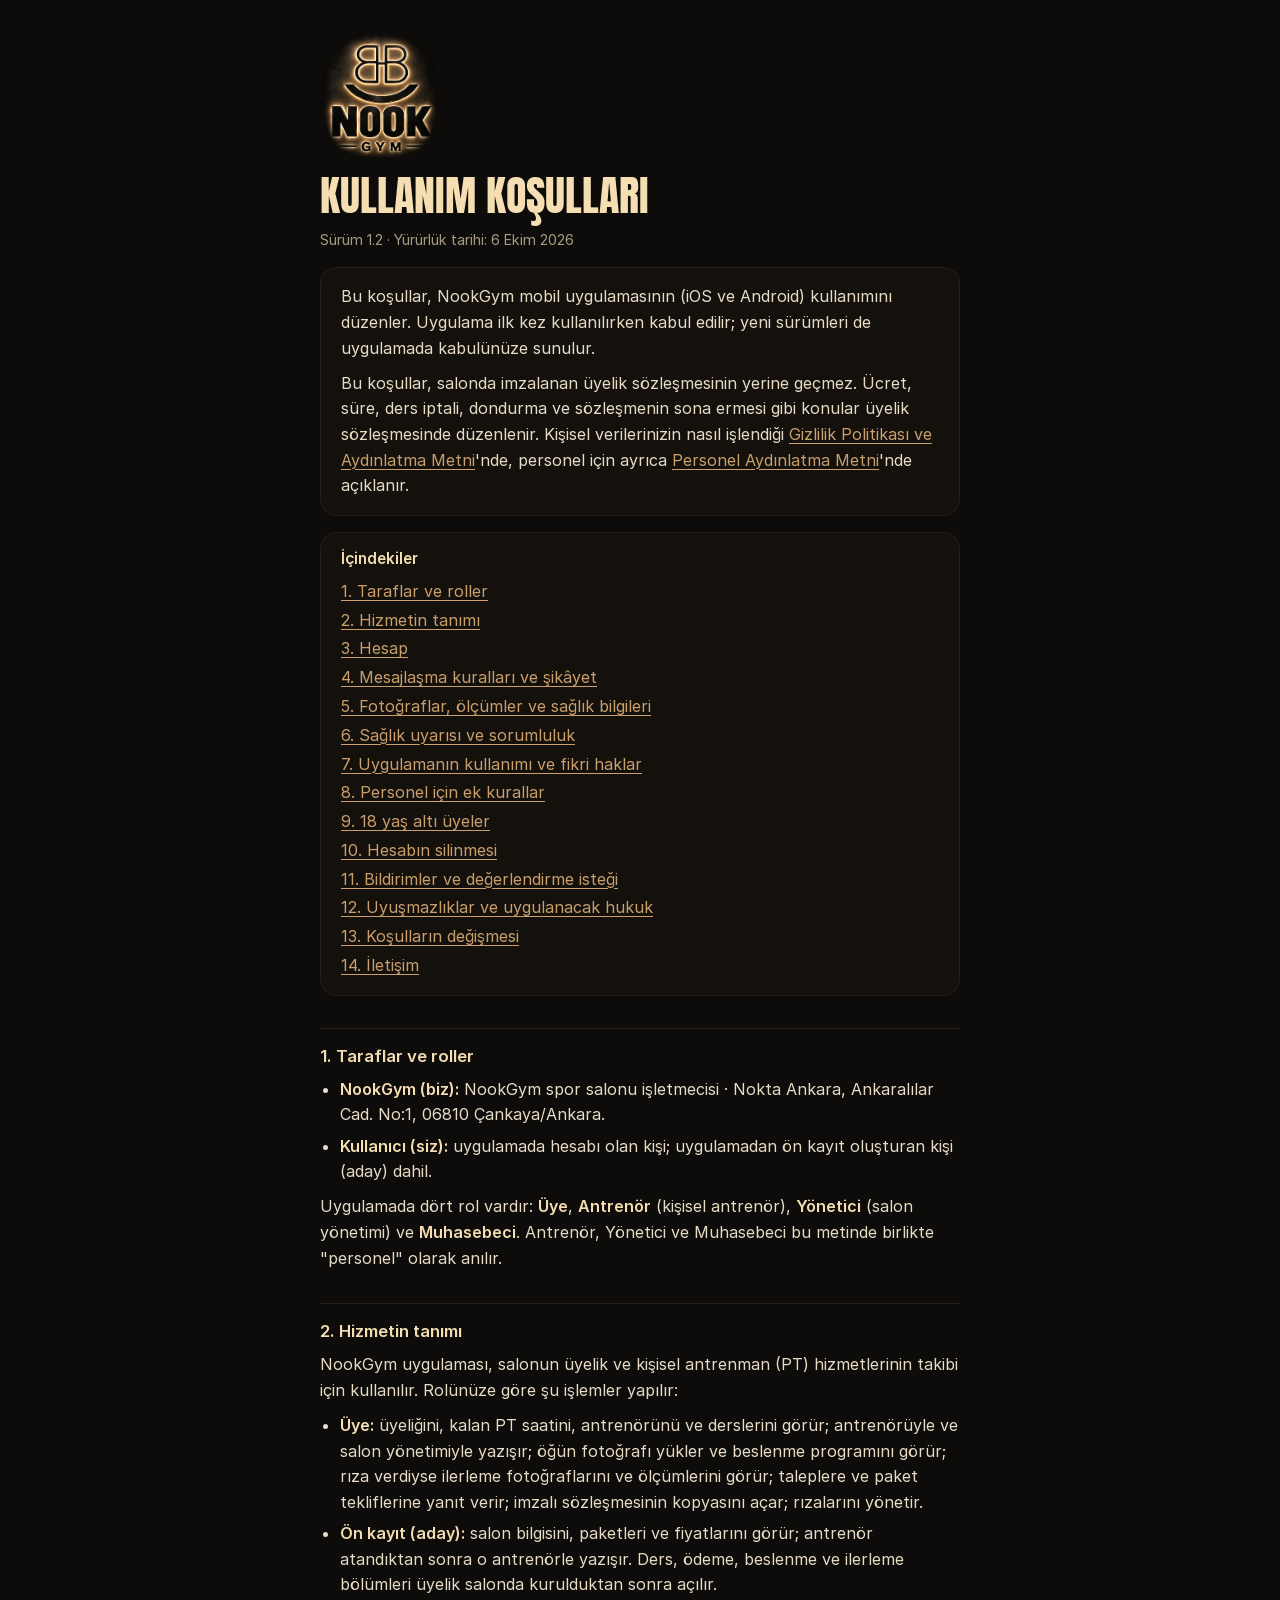
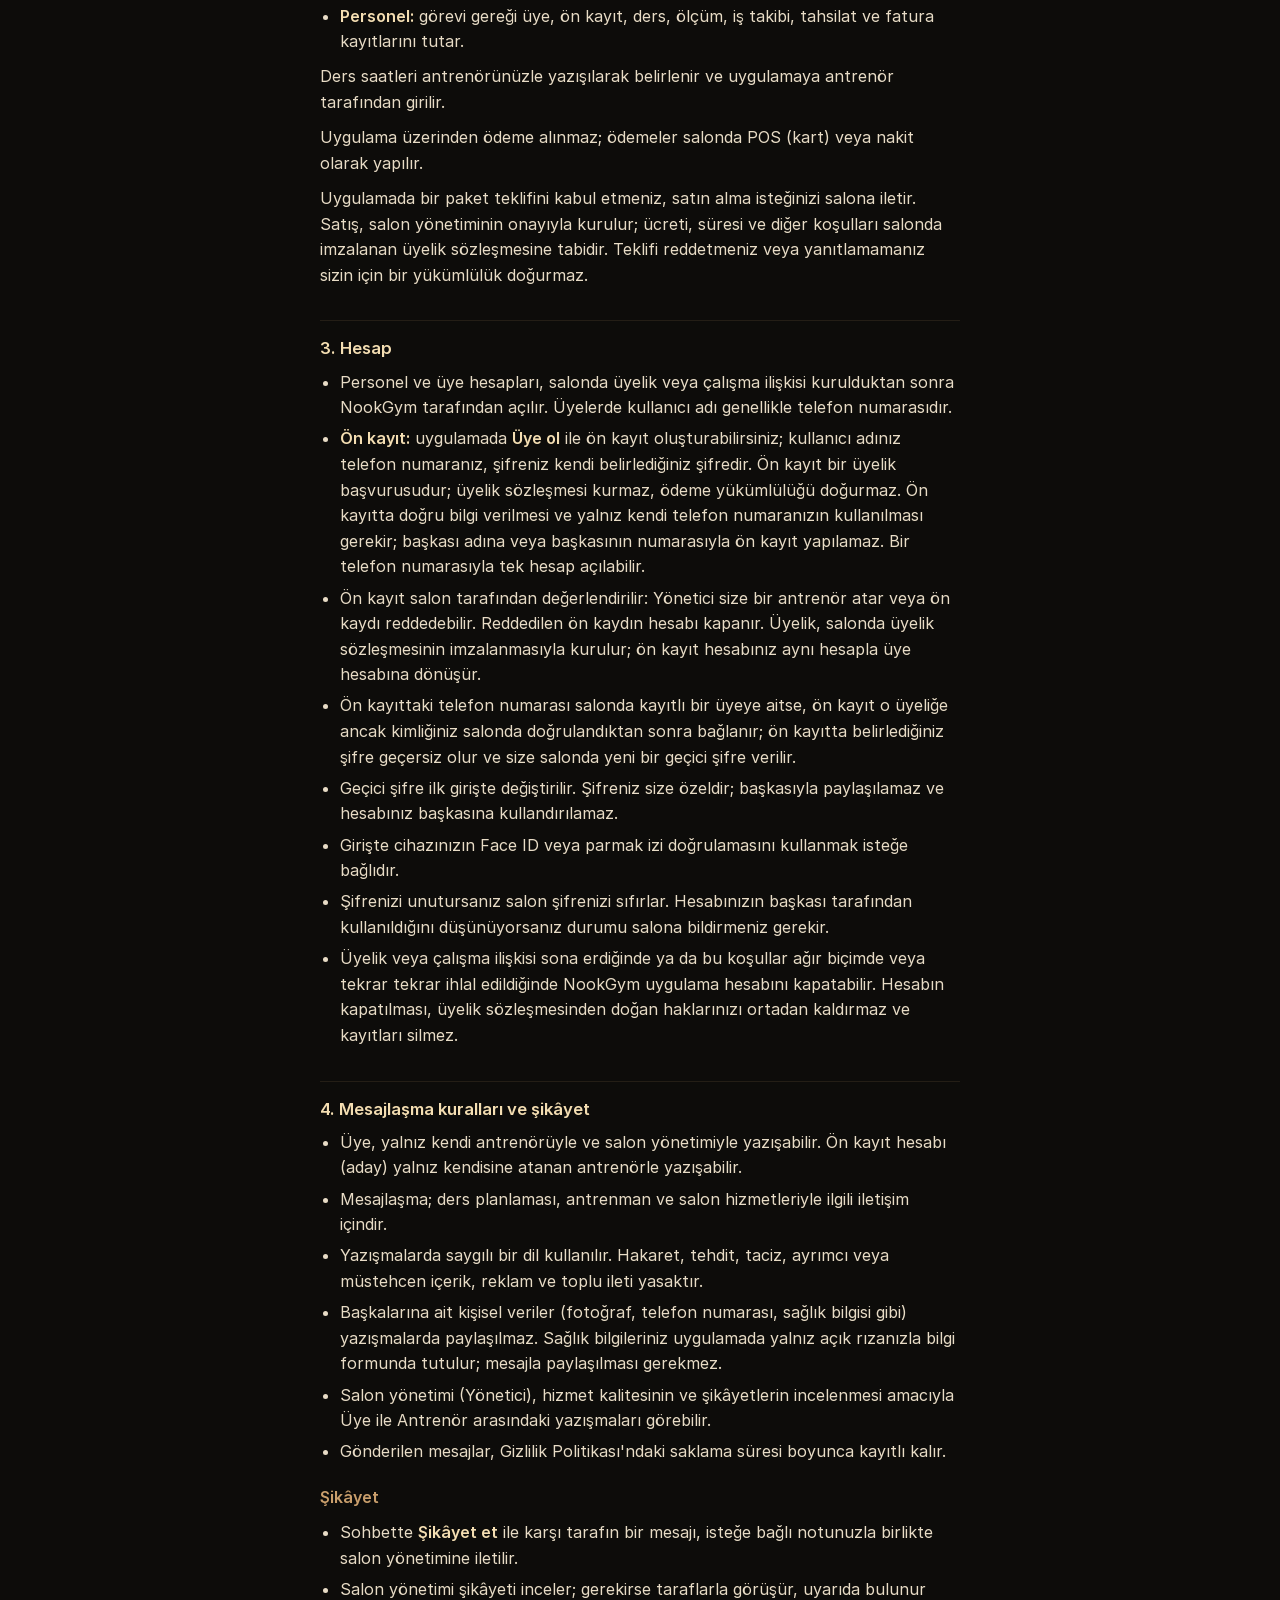
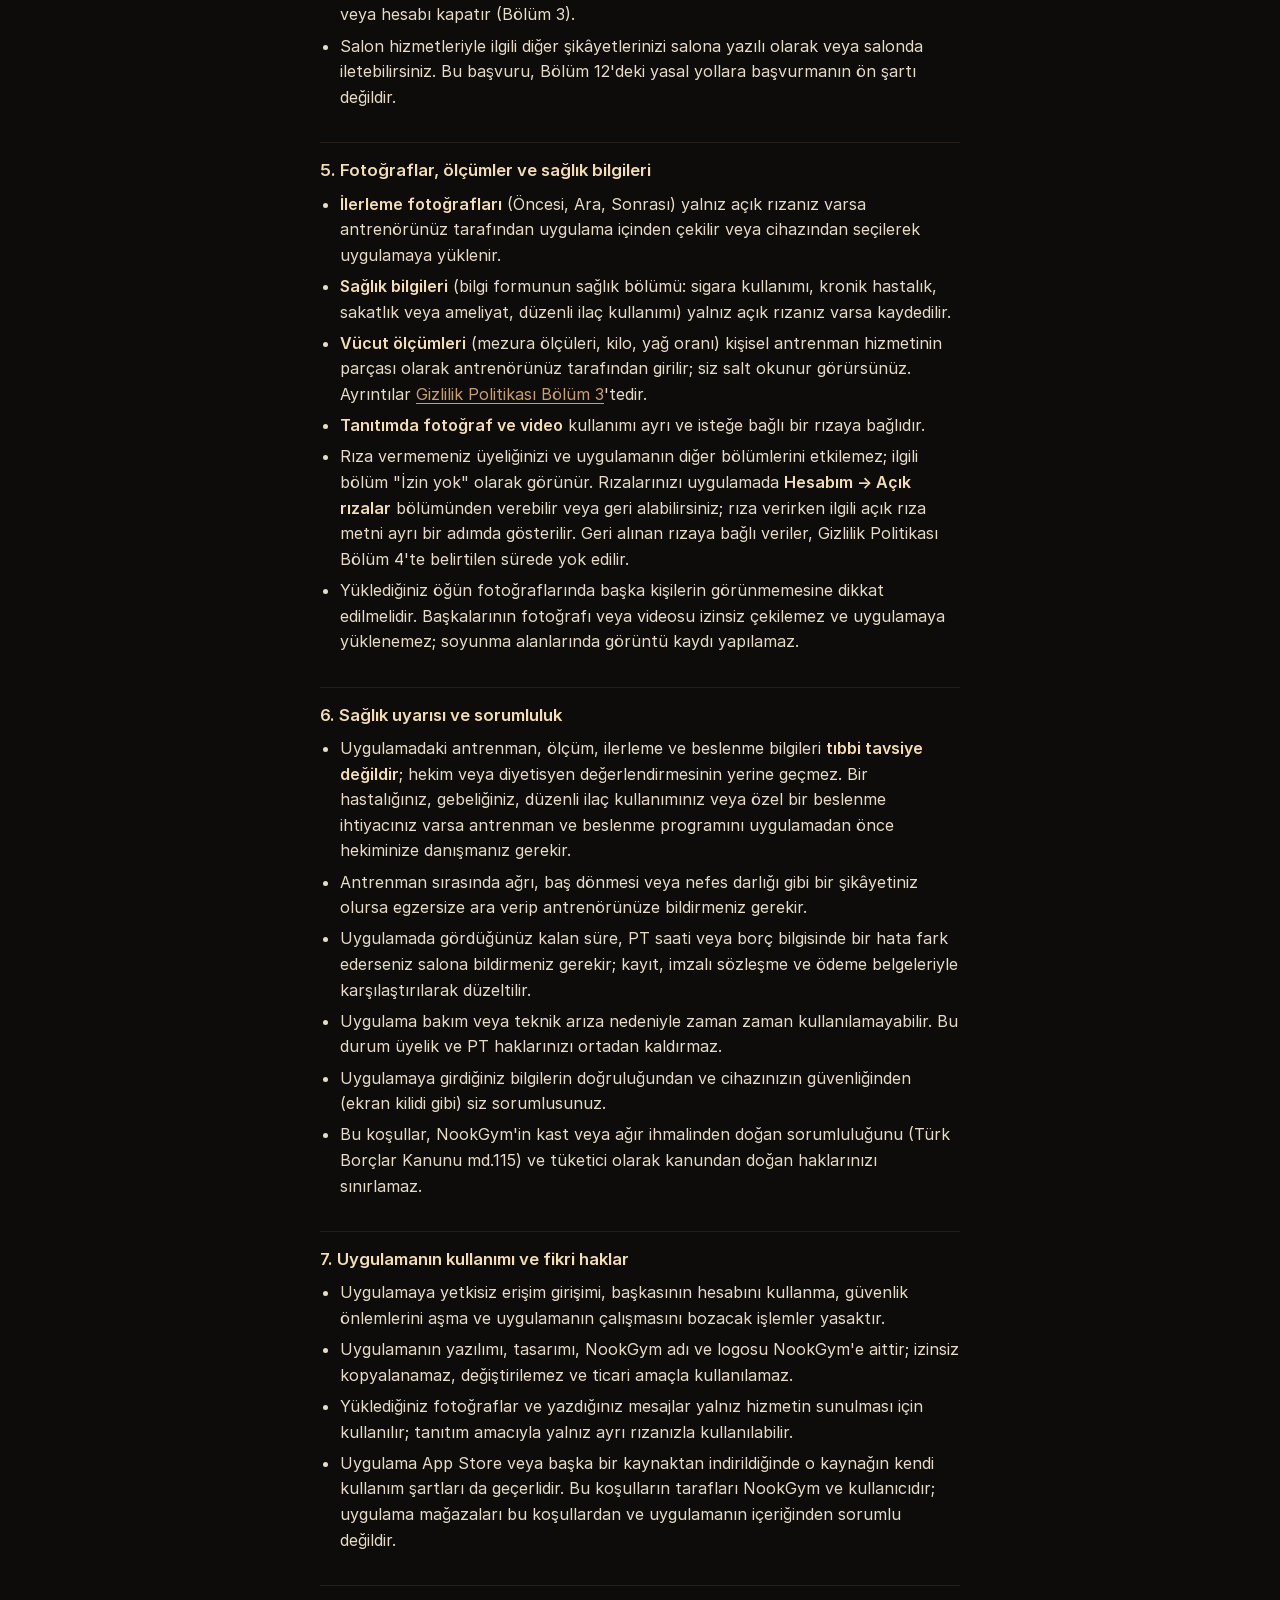
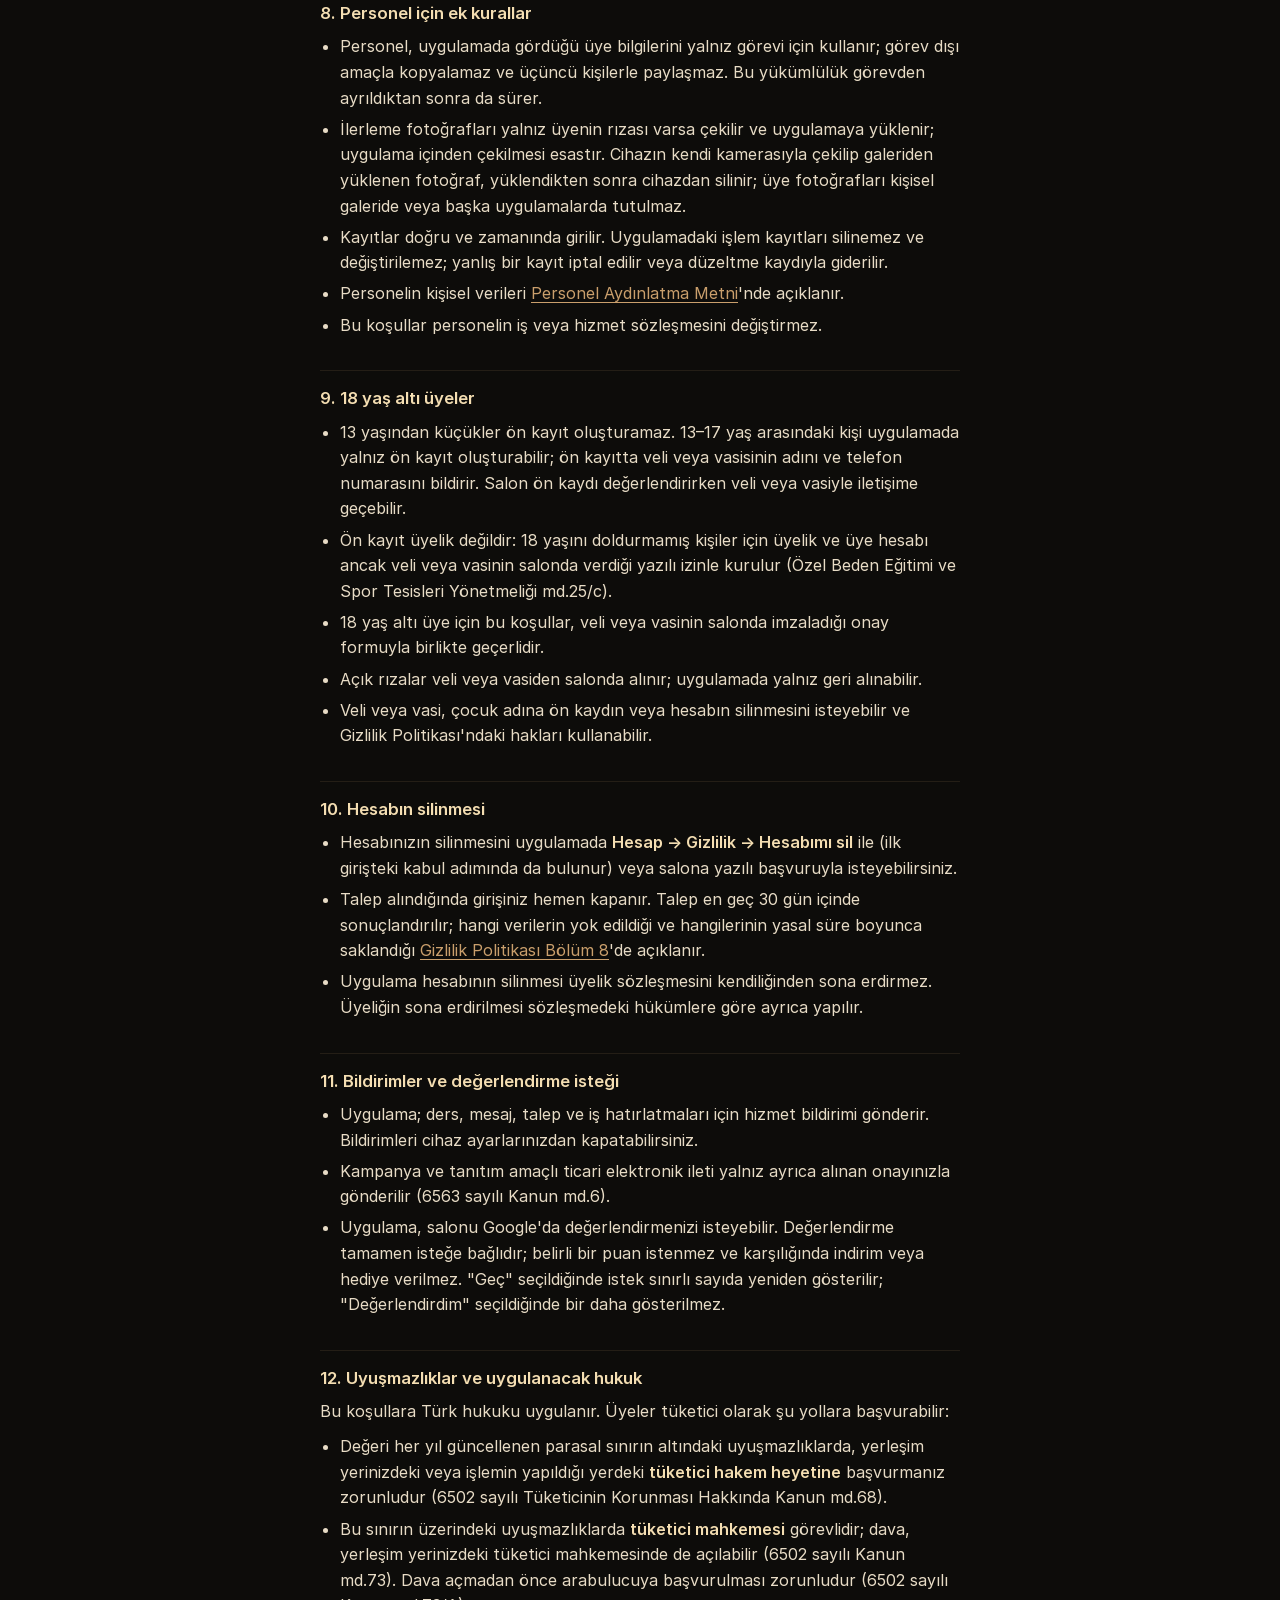
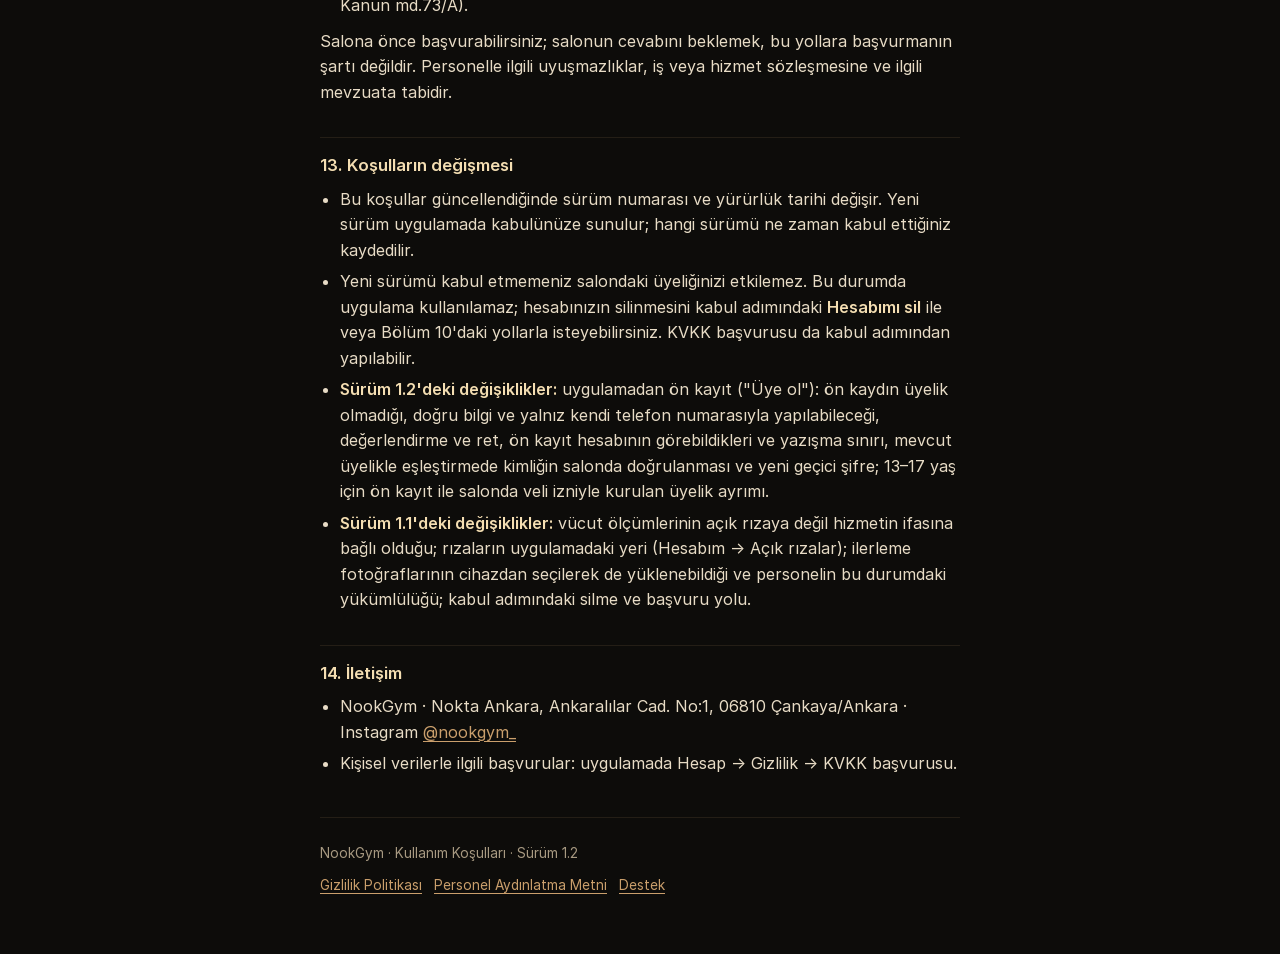
<file: kosullar/index.html>
<!doctype html>
<html lang="tr">
<head>
<meta charset="utf-8">
<meta name="viewport" content="width=device-width, initial-scale=1, viewport-fit=cover">
<meta name="theme-color" content="#0D0C0A">
<meta name="color-scheme" content="dark">
<title>NookGym Kullanım Koşulları</title>
<meta name="description" content="NookGym uygulamasının kullanım ve mesajlaşma koşulları.">
<meta name="nookgym-metin" content="kosullar">
<meta name="nookgym-surum" content="1.2">
<link rel="canonical" href="https://nookgym.com.tr/kosullar/">
<link rel="stylesheet" href="/styles.css?v=2d10d3eb0c">
<link rel="icon" href="/assets/favicon.svg?v=efe89bbaf9" type="image/svg+xml">
<style>
  .d { min-height: 100vh; background: var(--zemin); color: var(--metin); font-family: var(--govde); padding: 2rem 1rem 3rem; display: flex; justify-content: center; }
  .d-kutu { width: 100%; max-width: 40rem; min-width: 0; }
  .d h1 { font-family: var(--baslik); font-weight: 400; color: var(--acik); text-transform: uppercase; font-size: clamp(2rem, 8vw, 2.6rem); line-height: 1.1; margin: 0.75rem 0 0.4rem; overflow-wrap: break-word; }
  .d-surum { color: var(--soluk); font-size: 0.9rem; }
  .d h2 { color: var(--acik); font-size: 1.05rem; line-height: 1.35; margin: 2rem 0 0.5rem; padding-top: 1rem; border-top: 1px solid var(--cizgi); }
  .d h3 { color: var(--amber); font-size: 1rem; margin: 1.25rem 0 0.4rem; }
  .d p, .d li { line-height: 1.6; }
  .d p { margin: 0.6rem 0; }
  .d ul { padding-left: 1.25rem; margin: 0.6rem 0; }
  .d li { margin: 0.35rem 0; }
  .d a { color: var(--amber); overflow-wrap: anywhere; }
  .d strong { color: var(--acik); font-weight: 600; }
  .d-kart { background: var(--yuzey); border: 1px solid var(--cizgi); border-radius: 1rem; padding: 0.4rem 1.25rem; margin-top: 1rem; }
  .d-icindekiler h2 { border: 0; padding: 0; margin: 0.6rem 0 0.2rem; font-size: 0.95rem; }
  .d-icindekiler ul { list-style: none; padding-left: 0; }
  .d-icindekiler li { margin: 0.2rem 0; }
  .d-alt { margin-top: 2.5rem; padding-top: 1rem; border-top: 1px solid var(--cizgi); color: var(--soluk); font-size: 0.85rem; }
  .d-alt a { margin-right: 0.75rem; display: inline-block; }
  @media print {
    .d { background: #fff; color: #111; padding: 0; }
    .d h1, .d h2, .d h3, .d strong { color: #111; }
    .d a { color: #111; }
    .d-icindekiler { display: none; }
    .d-kart { background: #fff; border-color: #ccc; }
  }
</style>
</head>
<body>
<main class="d"><div class="d-kutu">
  <a href="/"><img src="/assets/logo-583x627.webp?v=d474e4c88e" width="120" height="129" alt="NookGym"></a>
  <h1>Kullanım Koşulları</h1>
  <p class="d-surum">Sürüm 1.2 · Yürürlük tarihi: 6 Ekim 2026</p>

  <div class="d-kart">
    <p>Bu koşullar, NookGym mobil uygulamasının (iOS ve Android) kullanımını düzenler. Uygulama ilk kez kullanılırken kabul edilir; yeni sürümleri de uygulamada kabulünüze sunulur.</p>
    <p>Bu koşullar, salonda imzalanan üyelik sözleşmesinin yerine geçmez. Ücret, süre, ders iptali, dondurma ve sözleşmenin sona ermesi gibi konular üyelik sözleşmesinde düzenlenir. Kişisel verilerinizin nasıl işlendiği <a href="/gizlilik/">Gizlilik Politikası ve Aydınlatma Metni</a>'nde, personel için ayrıca <a href="/personel-aydinlatma/">Personel Aydınlatma Metni</a>'nde açıklanır.</p>
  </div>

  <nav class="d-kart d-icindekiler" aria-label="İçindekiler">
    <h2>İçindekiler</h2>
    <ul>
      <li><a href="#taraflar">1. Taraflar ve roller</a></li>
      <li><a href="#hizmet">2. Hizmetin tanımı</a></li>
      <li><a href="#hesap">3. Hesap</a></li>
      <li><a href="#mesajlasma">4. Mesajlaşma kuralları ve şikâyet</a></li>
      <li><a href="#rizalar">5. Fotoğraflar, ölçümler ve sağlık bilgileri</a></li>
      <li><a href="#sorumluluk">6. Sağlık uyarısı ve sorumluluk</a></li>
      <li><a href="#kullanim">7. Uygulamanın kullanımı ve fikri haklar</a></li>
      <li><a href="#personel">8. Personel için ek kurallar</a></li>
      <li><a href="#cocuklar">9. 18 yaş altı üyeler</a></li>
      <li><a href="#hesap-silme">10. Hesabın silinmesi</a></li>
      <li><a href="#bildirimler">11. Bildirimler ve değerlendirme isteği</a></li>
      <li><a href="#uyusmazlik">12. Uyuşmazlıklar ve uygulanacak hukuk</a></li>
      <li><a href="#degisiklikler">13. Koşulların değişmesi</a></li>
      <li><a href="#iletisim">14. İletişim</a></li>
    </ul>
  </nav>

  <section>
    <h2 id="taraflar">1. Taraflar ve roller</h2>
    <ul>
      <li><strong>NookGym (biz):</strong> NookGym spor salonu işletmecisi · Nokta Ankara, Ankaralılar Cad. No:1, 06810 Çankaya/Ankara.</li>
      <li><strong>Kullanıcı (siz):</strong> uygulamada hesabı olan kişi; uygulamadan ön kayıt oluşturan kişi (aday) dahil.</li>
    </ul>
    <p>Uygulamada dört rol vardır: <strong>Üye</strong>, <strong>Antrenör</strong> (kişisel antrenör), <strong>Yönetici</strong> (salon yönetimi) ve <strong>Muhasebeci</strong>. Antrenör, Yönetici ve Muhasebeci bu metinde birlikte "personel" olarak anılır.</p>
  </section>

  <section>
    <h2 id="hizmet">2. Hizmetin tanımı</h2>
    <p>NookGym uygulaması, salonun üyelik ve kişisel antrenman (PT) hizmetlerinin takibi için kullanılır. Rolünüze göre şu işlemler yapılır:</p>
    <ul>
      <li><strong>Üye:</strong> üyeliğini, kalan PT saatini, antrenörünü ve derslerini görür; antrenörüyle ve salon yönetimiyle yazışır; öğün fotoğrafı yükler ve beslenme programını görür; rıza verdiyse ilerleme fotoğraflarını ve ölçümlerini görür; taleplere ve paket tekliflerine yanıt verir; imzalı sözleşmesinin kopyasını açar; rızalarını yönetir.</li>
      <li><strong>Ön kayıt (aday):</strong> salon bilgisini, paketleri ve fiyatlarını görür; antrenör atandıktan sonra o antrenörle yazışır. Ders, ödeme, beslenme ve ilerleme bölümleri üyelik salonda kurulduktan sonra açılır.</li>
      <li><strong>Personel:</strong> görevi gereği üye, ön kayıt, ders, ölçüm, iş takibi, tahsilat ve fatura kayıtlarını tutar.</li>
    </ul>
    <p>Ders saatleri antrenörünüzle yazışılarak belirlenir ve uygulamaya antrenör tarafından girilir.</p>
    <p>Uygulama üzerinden ödeme alınmaz; ödemeler salonda POS (kart) veya nakit olarak yapılır.</p>
    <p>Uygulamada bir paket teklifini kabul etmeniz, satın alma isteğinizi salona iletir. Satış, salon yönetiminin onayıyla kurulur; ücreti, süresi ve diğer koşulları salonda imzalanan üyelik sözleşmesine tabidir. Teklifi reddetmeniz veya yanıtlamamanız sizin için bir yükümlülük doğurmaz.</p>
  </section>

  <section>
    <h2 id="hesap">3. Hesap</h2>
    <ul>
      <li>Personel ve üye hesapları, salonda üyelik veya çalışma ilişkisi kurulduktan sonra NookGym tarafından açılır. Üyelerde kullanıcı adı genellikle telefon numarasıdır.</li>
      <li><strong>Ön kayıt:</strong> uygulamada <strong>Üye ol</strong> ile ön kayıt oluşturabilirsiniz; kullanıcı adınız telefon numaranız, şifreniz kendi belirlediğiniz şifredir. Ön kayıt bir üyelik başvurusudur; üyelik sözleşmesi kurmaz, ödeme yükümlülüğü doğurmaz. Ön kayıtta doğru bilgi verilmesi ve yalnız kendi telefon numaranızın kullanılması gerekir; başkası adına veya başkasının numarasıyla ön kayıt yapılamaz. Bir telefon numarasıyla tek hesap açılabilir.</li>
      <li>Ön kayıt salon tarafından değerlendirilir: Yönetici size bir antrenör atar veya ön kaydı reddedebilir. Reddedilen ön kaydın hesabı kapanır. Üyelik, salonda üyelik sözleşmesinin imzalanmasıyla kurulur; ön kayıt hesabınız aynı hesapla üye hesabına dönüşür.</li>
      <li>Ön kayıttaki telefon numarası salonda kayıtlı bir üyeye aitse, ön kayıt o üyeliğe ancak kimliğiniz salonda doğrulandıktan sonra bağlanır; ön kayıtta belirlediğiniz şifre geçersiz olur ve size salonda yeni bir geçici şifre verilir.</li>
      <li>Geçici şifre ilk girişte değiştirilir. Şifreniz size özeldir; başkasıyla paylaşılamaz ve hesabınız başkasına kullandırılamaz.</li>
      <li>Girişte cihazınızın Face ID veya parmak izi doğrulamasını kullanmak isteğe bağlıdır.</li>
      <li>Şifrenizi unutursanız salon şifrenizi sıfırlar. Hesabınızın başkası tarafından kullanıldığını düşünüyorsanız durumu salona bildirmeniz gerekir.</li>
      <li>Üyelik veya çalışma ilişkisi sona erdiğinde ya da bu koşullar ağır biçimde veya tekrar tekrar ihlal edildiğinde NookGym uygulama hesabını kapatabilir. Hesabın kapatılması, üyelik sözleşmesinden doğan haklarınızı ortadan kaldırmaz ve kayıtları silmez.</li>
    </ul>
  </section>

  <section>
    <h2 id="mesajlasma">4. Mesajlaşma kuralları ve şikâyet</h2>
    <ul>
      <li>Üye, yalnız kendi antrenörüyle ve salon yönetimiyle yazışabilir. Ön kayıt hesabı (aday) yalnız kendisine atanan antrenörle yazışabilir.</li>
      <li>Mesajlaşma; ders planlaması, antrenman ve salon hizmetleriyle ilgili iletişim içindir.</li>
      <li>Yazışmalarda saygılı bir dil kullanılır. Hakaret, tehdit, taciz, ayrımcı veya müstehcen içerik, reklam ve toplu ileti yasaktır.</li>
      <li>Başkalarına ait kişisel veriler (fotoğraf, telefon numarası, sağlık bilgisi gibi) yazışmalarda paylaşılmaz. Sağlık bilgileriniz uygulamada yalnız açık rızanızla bilgi formunda tutulur; mesajla paylaşılması gerekmez.</li>
      <li>Salon yönetimi (Yönetici), hizmet kalitesinin ve şikâyetlerin incelenmesi amacıyla Üye ile Antrenör arasındaki yazışmaları görebilir.</li>
      <li>Gönderilen mesajlar, Gizlilik Politikası'ndaki saklama süresi boyunca kayıtlı kalır.</li>
    </ul>
    <h3>Şikâyet</h3>
    <ul>
      <li>Sohbette <strong>Şikâyet et</strong> ile karşı tarafın bir mesajı, isteğe bağlı notunuzla birlikte salon yönetimine iletilir.</li>
      <li>Salon yönetimi şikâyeti inceler; gerekirse taraflarla görüşür, uyarıda bulunur veya hesabı kapatır (Bölüm 3).</li>
      <li>Salon hizmetleriyle ilgili diğer şikâyetlerinizi salona yazılı olarak veya salonda iletebilirsiniz. Bu başvuru, Bölüm 12'deki yasal yollara başvurmanın ön şartı değildir.</li>
    </ul>
  </section>

  <section>
    <h2 id="rizalar">5. Fotoğraflar, ölçümler ve sağlık bilgileri</h2>
    <ul>
      <li><strong>İlerleme fotoğrafları</strong> (Öncesi, Ara, Sonrası) yalnız açık rızanız varsa antrenörünüz tarafından uygulama içinden çekilir veya cihazından seçilerek uygulamaya yüklenir.</li>
      <li><strong>Sağlık bilgileri</strong> (bilgi formunun sağlık bölümü: sigara kullanımı, kronik hastalık, sakatlık veya ameliyat, düzenli ilaç kullanımı) yalnız açık rızanız varsa kaydedilir.</li>
      <li><strong>Vücut ölçümleri</strong> (mezura ölçüleri, kilo, yağ oranı) kişisel antrenman hizmetinin parçası olarak antrenörünüz tarafından girilir; siz salt okunur görürsünüz. Ayrıntılar <a href="/gizlilik/#veriler">Gizlilik Politikası Bölüm 3</a>'tedir.</li>
      <li><strong>Tanıtımda fotoğraf ve video</strong> kullanımı ayrı ve isteğe bağlı bir rızaya bağlıdır.</li>
      <li>Rıza vermemeniz üyeliğinizi ve uygulamanın diğer bölümlerini etkilemez; ilgili bölüm "İzin yok" olarak görünür. Rızalarınızı uygulamada <strong>Hesabım → Açık rızalar</strong> bölümünden verebilir veya geri alabilirsiniz; rıza verirken ilgili açık rıza metni ayrı bir adımda gösterilir. Geri alınan rızaya bağlı veriler, Gizlilik Politikası Bölüm 4'te belirtilen sürede yok edilir.</li>
      <li>Yüklediğiniz öğün fotoğraflarında başka kişilerin görünmemesine dikkat edilmelidir. Başkalarının fotoğrafı veya videosu izinsiz çekilemez ve uygulamaya yüklenemez; soyunma alanlarında görüntü kaydı yapılamaz.</li>
    </ul>
  </section>

  <section>
    <h2 id="sorumluluk">6. Sağlık uyarısı ve sorumluluk</h2>
    <ul>
      <li>Uygulamadaki antrenman, ölçüm, ilerleme ve beslenme bilgileri <strong>tıbbi tavsiye değildir</strong>; hekim veya diyetisyen değerlendirmesinin yerine geçmez. Bir hastalığınız, gebeliğiniz, düzenli ilaç kullanımınız veya özel bir beslenme ihtiyacınız varsa antrenman ve beslenme programını uygulamadan önce hekiminize danışmanız gerekir.</li>
      <li>Antrenman sırasında ağrı, baş dönmesi veya nefes darlığı gibi bir şikâyetiniz olursa egzersize ara verip antrenörünüze bildirmeniz gerekir.</li>
      <li>Uygulamada gördüğünüz kalan süre, PT saati veya borç bilgisinde bir hata fark ederseniz salona bildirmeniz gerekir; kayıt, imzalı sözleşme ve ödeme belgeleriyle karşılaştırılarak düzeltilir.</li>
      <li>Uygulama bakım veya teknik arıza nedeniyle zaman zaman kullanılamayabilir. Bu durum üyelik ve PT haklarınızı ortadan kaldırmaz.</li>
      <li>Uygulamaya girdiğiniz bilgilerin doğruluğundan ve cihazınızın güvenliğinden (ekran kilidi gibi) siz sorumlusunuz.</li>
      <li>Bu koşullar, NookGym'in kast veya ağır ihmalinden doğan sorumluluğunu (Türk Borçlar Kanunu md.115) ve tüketici olarak kanundan doğan haklarınızı sınırlamaz.</li>
    </ul>
  </section>

  <section>
    <h2 id="kullanim">7. Uygulamanın kullanımı ve fikri haklar</h2>
    <ul>
      <li>Uygulamaya yetkisiz erişim girişimi, başkasının hesabını kullanma, güvenlik önlemlerini aşma ve uygulamanın çalışmasını bozacak işlemler yasaktır.</li>
      <li>Uygulamanın yazılımı, tasarımı, NookGym adı ve logosu NookGym'e aittir; izinsiz kopyalanamaz, değiştirilemez ve ticari amaçla kullanılamaz.</li>
      <li>Yüklediğiniz fotoğraflar ve yazdığınız mesajlar yalnız hizmetin sunulması için kullanılır; tanıtım amacıyla yalnız ayrı rızanızla kullanılabilir.</li>
      <li>Uygulama App Store veya başka bir kaynaktan indirildiğinde o kaynağın kendi kullanım şartları da geçerlidir. Bu koşulların tarafları NookGym ve kullanıcıdır; uygulama mağazaları bu koşullardan ve uygulamanın içeriğinden sorumlu değildir.</li>
    </ul>
  </section>

  <section>
    <h2 id="personel">8. Personel için ek kurallar</h2>
    <ul>
      <li>Personel, uygulamada gördüğü üye bilgilerini yalnız görevi için kullanır; görev dışı amaçla kopyalamaz ve üçüncü kişilerle paylaşmaz. Bu yükümlülük görevden ayrıldıktan sonra da sürer.</li>
      <li>İlerleme fotoğrafları yalnız üyenin rızası varsa çekilir ve uygulamaya yüklenir; uygulama içinden çekilmesi esastır. Cihazın kendi kamerasıyla çekilip galeriden yüklenen fotoğraf, yüklendikten sonra cihazdan silinir; üye fotoğrafları kişisel galeride veya başka uygulamalarda tutulmaz.</li>
      <li>Kayıtlar doğru ve zamanında girilir. Uygulamadaki işlem kayıtları silinemez ve değiştirilemez; yanlış bir kayıt iptal edilir veya düzeltme kaydıyla giderilir.</li>
      <li>Personelin kişisel verileri <a href="/personel-aydinlatma/">Personel Aydınlatma Metni</a>'nde açıklanır.</li>
      <li>Bu koşullar personelin iş veya hizmet sözleşmesini değiştirmez.</li>
    </ul>
  </section>

  <section>
    <h2 id="cocuklar">9. 18 yaş altı üyeler</h2>
    <ul>
      <li>13 yaşından küçükler ön kayıt oluşturamaz. 13–17 yaş arasındaki kişi uygulamada yalnız ön kayıt oluşturabilir; ön kayıtta veli veya vasisinin adını ve telefon numarasını bildirir. Salon ön kaydı değerlendirirken veli veya vasiyle iletişime geçebilir.</li>
      <li>Ön kayıt üyelik değildir: 18 yaşını doldurmamış kişiler için üyelik ve üye hesabı ancak veli veya vasinin salonda verdiği yazılı izinle kurulur (Özel Beden Eğitimi ve Spor Tesisleri Yönetmeliği md.25/c).</li>
      <li>18 yaş altı üye için bu koşullar, veli veya vasinin salonda imzaladığı onay formuyla birlikte geçerlidir.</li>
      <li>Açık rızalar veli veya vasiden salonda alınır; uygulamada yalnız geri alınabilir.</li>
      <li>Veli veya vasi, çocuk adına ön kaydın veya hesabın silinmesini isteyebilir ve Gizlilik Politikası'ndaki hakları kullanabilir.</li>
    </ul>
  </section>

  <section>
    <h2 id="hesap-silme">10. Hesabın silinmesi</h2>
    <ul>
      <li>Hesabınızın silinmesini uygulamada <strong>Hesap → Gizlilik → Hesabımı sil</strong> ile (ilk girişteki kabul adımında da bulunur) veya salona yazılı başvuruyla isteyebilirsiniz.</li>
      <li>Talep alındığında girişiniz hemen kapanır. Talep en geç 30 gün içinde sonuçlandırılır; hangi verilerin yok edildiği ve hangilerinin yasal süre boyunca saklandığı <a href="/gizlilik/#hesap-silme">Gizlilik Politikası Bölüm 8</a>'de açıklanır.</li>
      <li>Uygulama hesabının silinmesi üyelik sözleşmesini kendiliğinden sona erdirmez. Üyeliğin sona erdirilmesi sözleşmedeki hükümlere göre ayrıca yapılır.</li>
    </ul>
  </section>

  <section>
    <h2 id="bildirimler">11. Bildirimler ve değerlendirme isteği</h2>
    <ul>
      <li>Uygulama; ders, mesaj, talep ve iş hatırlatmaları için hizmet bildirimi gönderir. Bildirimleri cihaz ayarlarınızdan kapatabilirsiniz.</li>
      <li>Kampanya ve tanıtım amaçlı ticari elektronik ileti yalnız ayrıca alınan onayınızla gönderilir (6563 sayılı Kanun md.6).</li>
      <li>Uygulama, salonu Google'da değerlendirmenizi isteyebilir. Değerlendirme tamamen isteğe bağlıdır; belirli bir puan istenmez ve karşılığında indirim veya hediye verilmez. "Geç" seçildiğinde istek sınırlı sayıda yeniden gösterilir; "Değerlendirdim" seçildiğinde bir daha gösterilmez.</li>
    </ul>
  </section>

  <section>
    <h2 id="uyusmazlik">12. Uyuşmazlıklar ve uygulanacak hukuk</h2>
    <p>Bu koşullara Türk hukuku uygulanır. Üyeler tüketici olarak şu yollara başvurabilir:</p>
    <ul>
      <li>Değeri her yıl güncellenen parasal sınırın altındaki uyuşmazlıklarda, yerleşim yerinizdeki veya işlemin yapıldığı yerdeki <strong>tüketici hakem heyetine</strong> başvurmanız zorunludur (6502 sayılı Tüketicinin Korunması Hakkında Kanun md.68).</li>
      <li>Bu sınırın üzerindeki uyuşmazlıklarda <strong>tüketici mahkemesi</strong> görevlidir; dava, yerleşim yerinizdeki tüketici mahkemesinde de açılabilir (6502 sayılı Kanun md.73). Dava açmadan önce arabulucuya başvurulması zorunludur (6502 sayılı Kanun md.73/A).</li>
    </ul>
    <p>Salona önce başvurabilirsiniz; salonun cevabını beklemek, bu yollara başvurmanın şartı değildir. Personelle ilgili uyuşmazlıklar, iş veya hizmet sözleşmesine ve ilgili mevzuata tabidir.</p>
  </section>

  <section>
    <h2 id="degisiklikler">13. Koşulların değişmesi</h2>
    <ul>
      <li>Bu koşullar güncellendiğinde sürüm numarası ve yürürlük tarihi değişir. Yeni sürüm uygulamada kabulünüze sunulur; hangi sürümü ne zaman kabul ettiğiniz kaydedilir.</li>
      <li>Yeni sürümü kabul etmemeniz salondaki üyeliğinizi etkilemez. Bu durumda uygulama kullanılamaz; hesabınızın silinmesini kabul adımındaki <strong>Hesabımı sil</strong> ile veya Bölüm 10'daki yollarla isteyebilirsiniz. KVKK başvurusu da kabul adımından yapılabilir.</li>
      <li><strong>Sürüm 1.2'deki değişiklikler:</strong> uygulamadan ön kayıt ("Üye ol"): ön kaydın üyelik olmadığı, doğru bilgi ve yalnız kendi telefon numarasıyla yapılabileceği, değerlendirme ve ret, ön kayıt hesabının görebildikleri ve yazışma sınırı, mevcut üyelikle eşleştirmede kimliğin salonda doğrulanması ve yeni geçici şifre; 13–17 yaş için ön kayıt ile salonda veli izniyle kurulan üyelik ayrımı.</li>
      <li><strong>Sürüm 1.1'deki değişiklikler:</strong> vücut ölçümlerinin açık rızaya değil hizmetin ifasına bağlı olduğu; rızaların uygulamadaki yeri (Hesabım → Açık rızalar); ilerleme fotoğraflarının cihazdan seçilerek de yüklenebildiği ve personelin bu durumdaki yükümlülüğü; kabul adımındaki silme ve başvuru yolu.</li>
    </ul>
  </section>

  <section>
    <h2 id="iletisim">14. İletişim</h2>
    <ul>
      <li>NookGym · Nokta Ankara, Ankaralılar Cad. No:1, 06810 Çankaya/Ankara · Instagram <a href="https://instagram.com/nookgym_" rel="noopener">@nookgym_</a></li>
      <li>Kişisel verilerle ilgili başvurular: uygulamada Hesap → Gizlilik → KVKK başvurusu.</li>
    </ul>
  </section>

  <footer class="d-alt">
    <p>NookGym · Kullanım Koşulları · Sürüm 1.2</p>
    <p><a href="/gizlilik/">Gizlilik Politikası</a><a href="/personel-aydinlatma/">Personel Aydınlatma Metni</a><a href="/destek/">Destek</a></p>
  </footer>
</div></main>
</body>
</html>
</file>
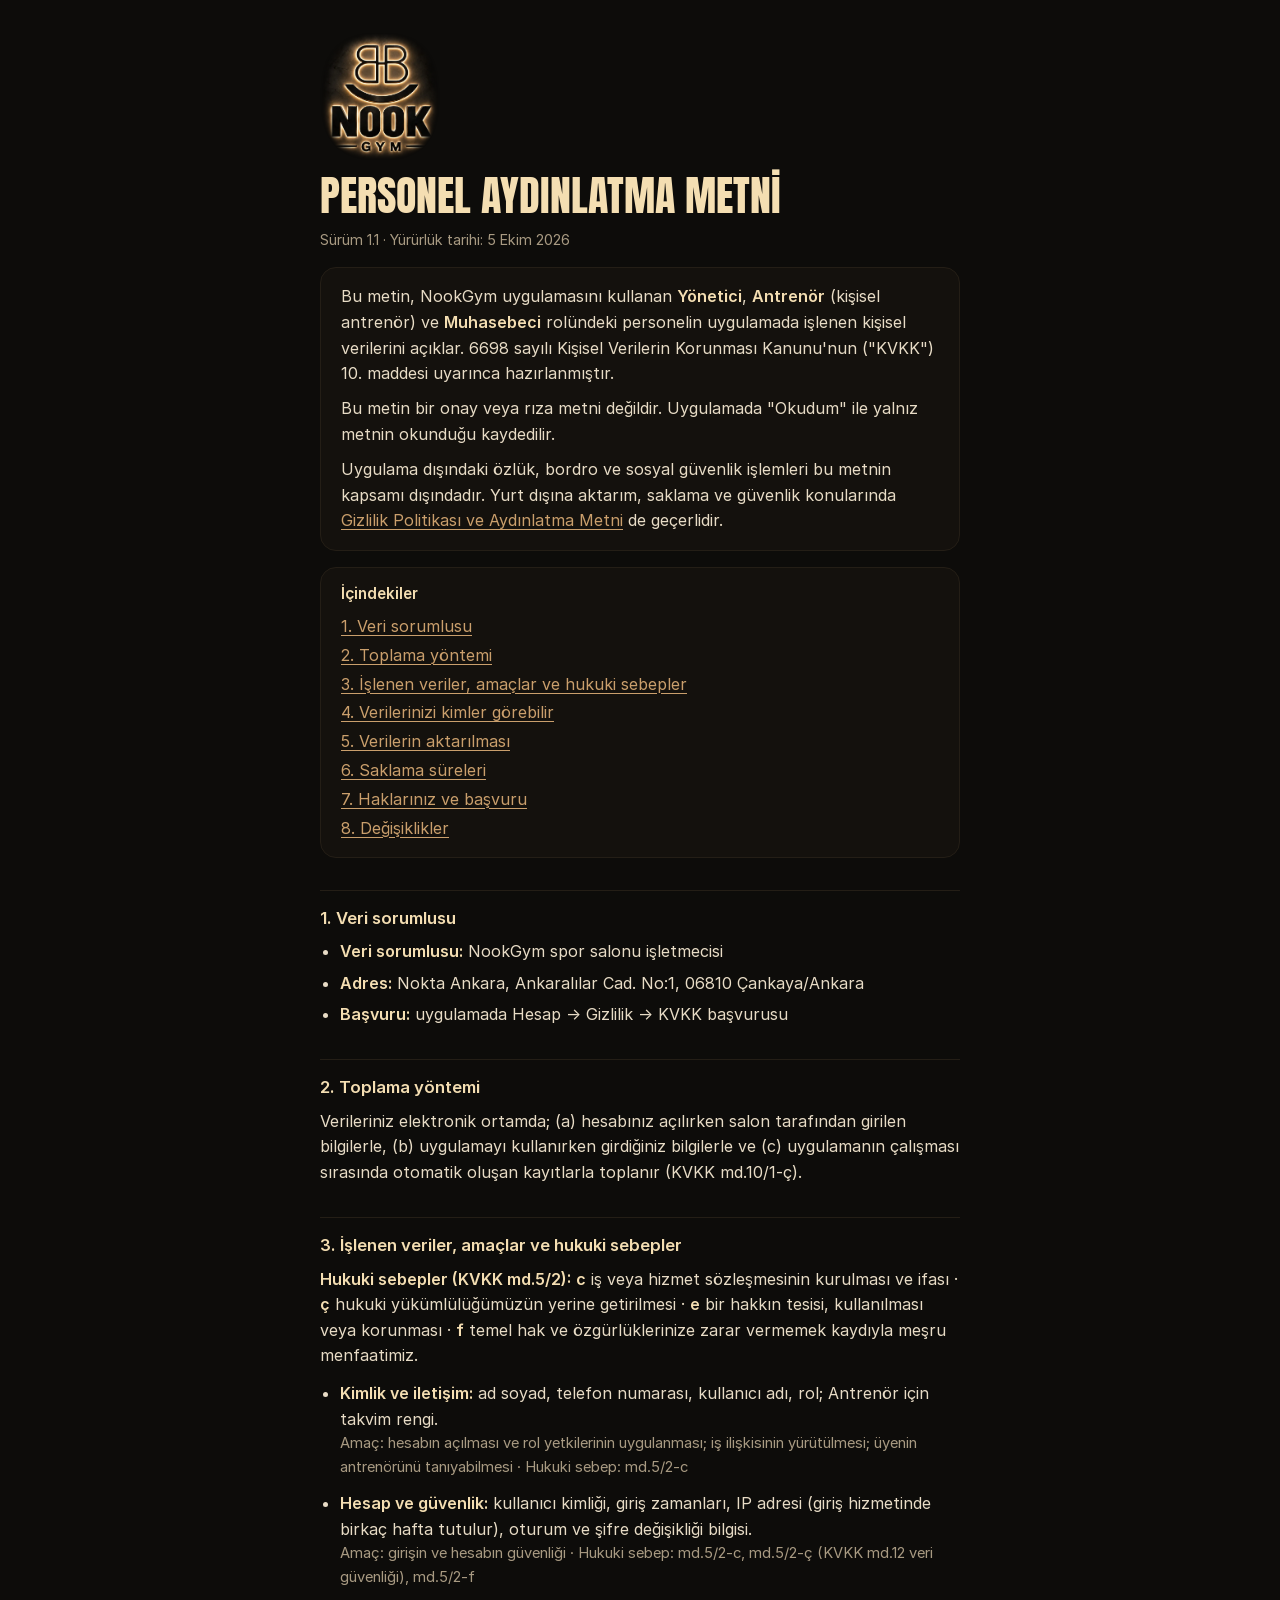
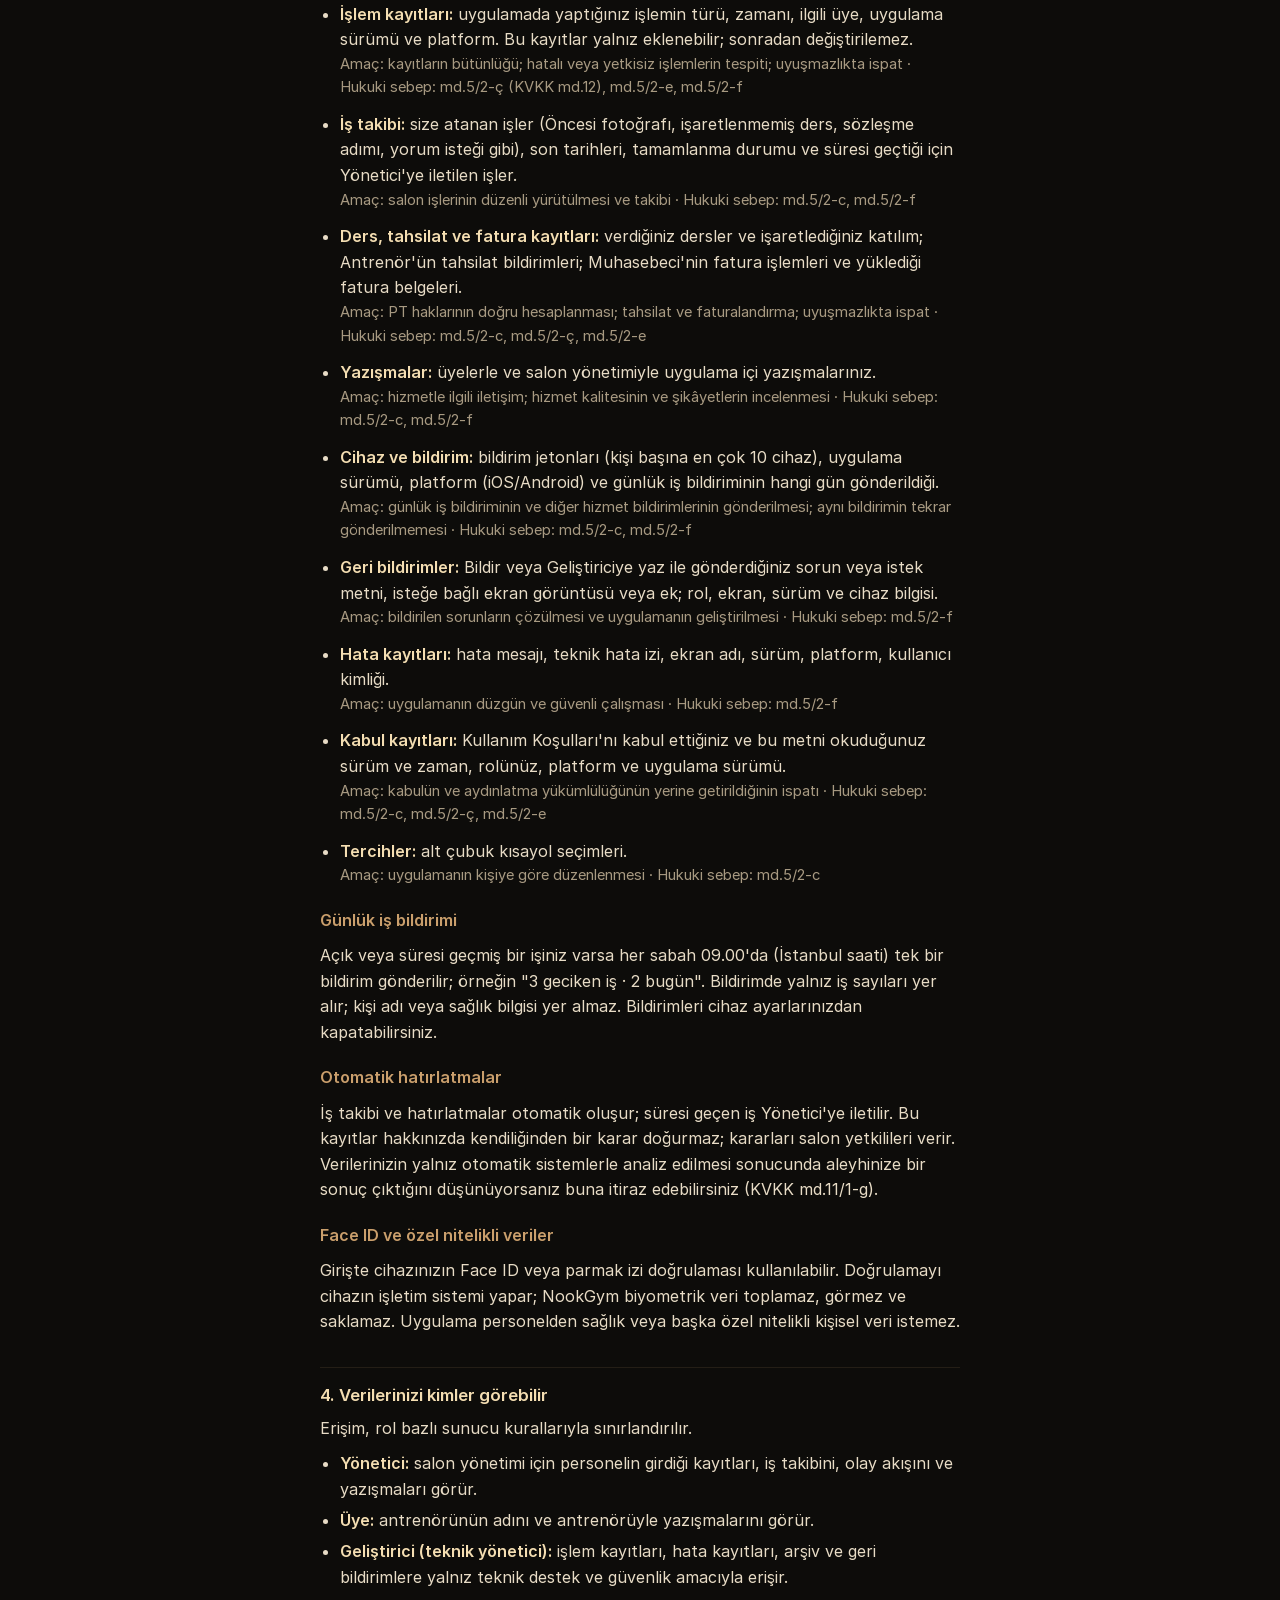
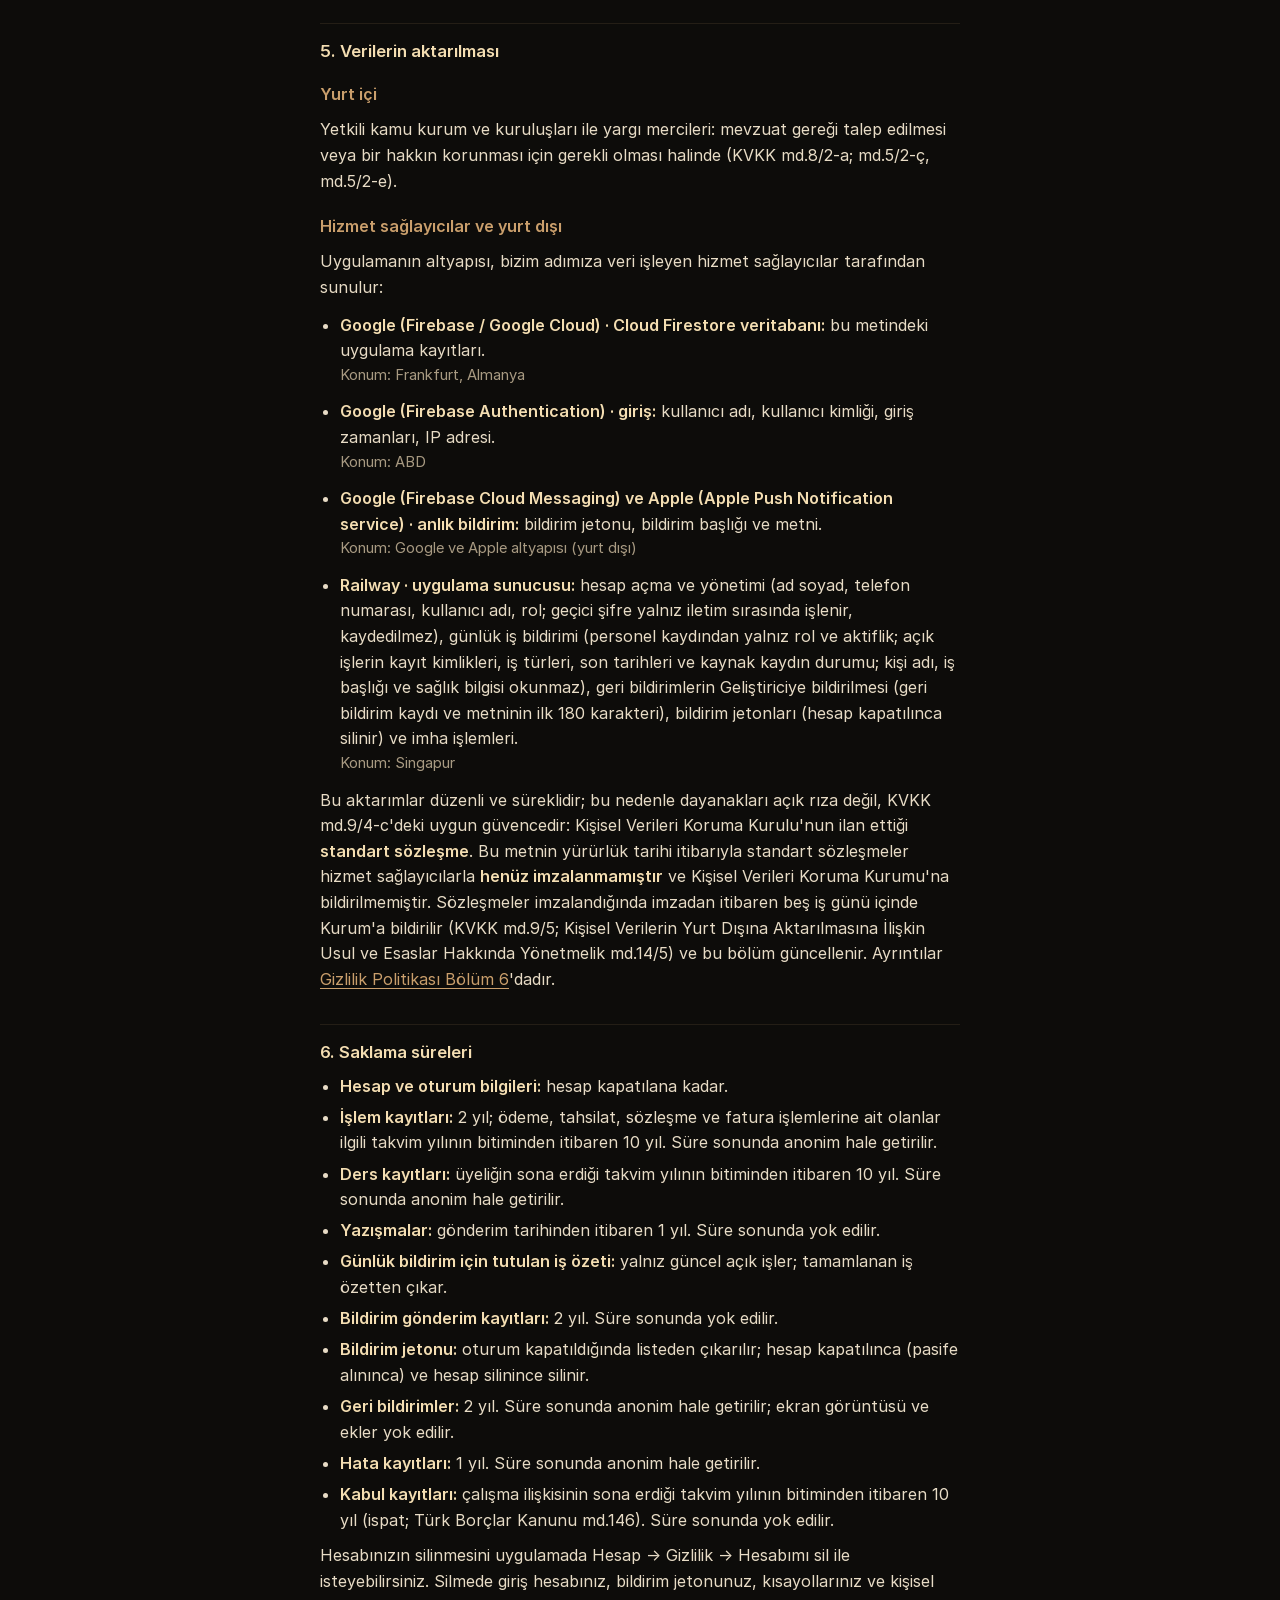
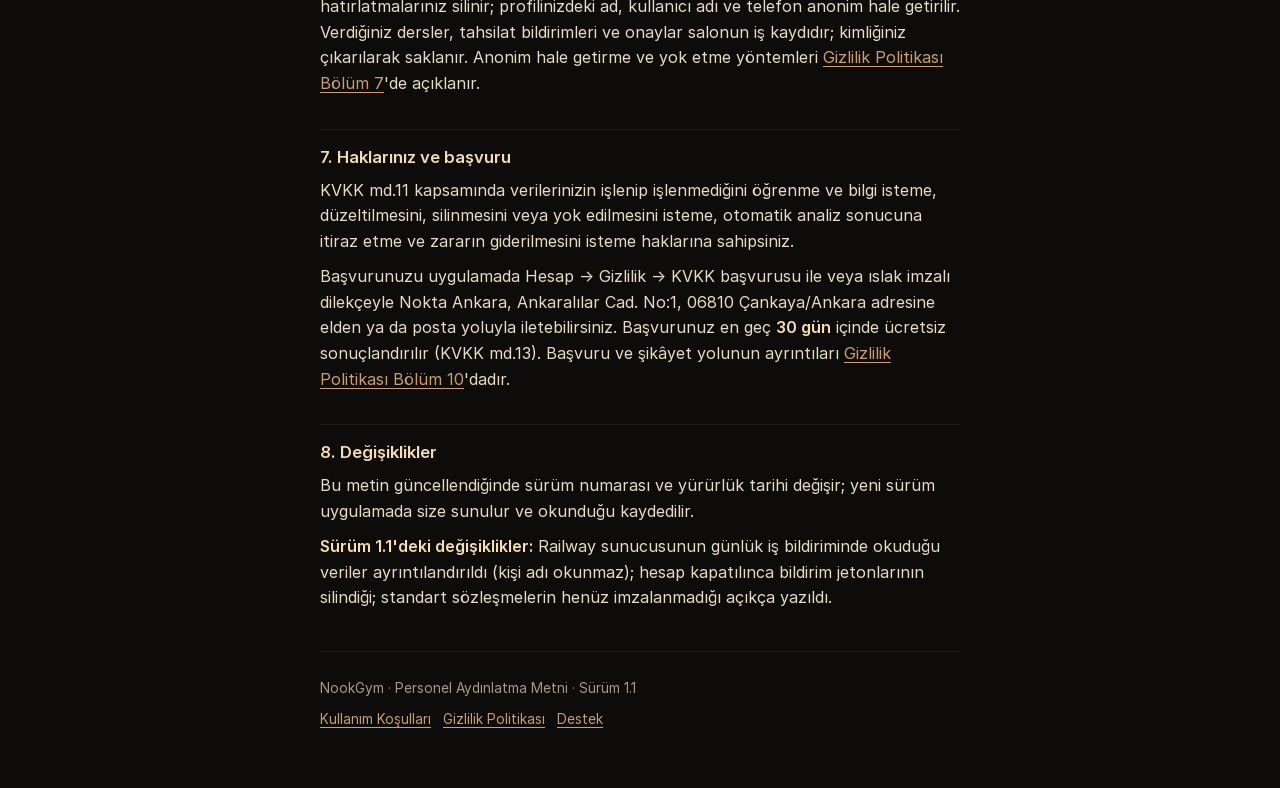
<file: personel-aydinlatma/index.html>
<!doctype html>
<html lang="tr">
<head>
<meta charset="utf-8">
<meta name="viewport" content="width=device-width, initial-scale=1, viewport-fit=cover">
<meta name="theme-color" content="#0D0C0A">
<meta name="color-scheme" content="dark">
<title>NookGym Personel Aydınlatma Metni</title>
<meta name="description" content="NookGym uygulamasını kullanan Yönetici, Antrenör ve Muhasebeci için KVKK aydınlatma metni.">
<meta name="nookgym-metin" content="personelAydinlatma">
<meta name="nookgym-surum" content="1.1">
<link rel="canonical" href="https://nookgym.com.tr/personel-aydinlatma/">
<link rel="stylesheet" href="/styles.css?v=2d10d3eb0c">
<link rel="icon" href="/assets/favicon.svg?v=efe89bbaf9" type="image/svg+xml">
<style>
  .d { min-height: 100vh; background: var(--zemin); color: var(--metin); font-family: var(--govde); padding: 2rem 1rem 3rem; display: flex; justify-content: center; }
  .d-kutu { width: 100%; max-width: 40rem; min-width: 0; }
  .d h1 { font-family: var(--baslik); font-weight: 400; color: var(--acik); text-transform: uppercase; font-size: clamp(2rem, 8vw, 2.6rem); line-height: 1.1; margin: 0.75rem 0 0.4rem; overflow-wrap: break-word; }
  .d-surum { color: var(--soluk); font-size: 0.9rem; }
  .d h2 { color: var(--acik); font-size: 1.05rem; line-height: 1.35; margin: 2rem 0 0.5rem; padding-top: 1rem; border-top: 1px solid var(--cizgi); }
  .d h3 { color: var(--amber); font-size: 1rem; margin: 1.25rem 0 0.4rem; }
  .d p, .d li { line-height: 1.6; }
  .d p { margin: 0.6rem 0; }
  .d ul { padding-left: 1.25rem; margin: 0.6rem 0; }
  .d li { margin: 0.35rem 0; }
  .d a { color: var(--amber); overflow-wrap: anywhere; }
  .d strong { color: var(--acik); font-weight: 600; }
  .d-kart { background: var(--yuzey); border: 1px solid var(--cizgi); border-radius: 1rem; padding: 0.4rem 1.25rem; margin-top: 1rem; }
  .d-icindekiler h2 { border: 0; padding: 0; margin: 0.6rem 0 0.2rem; font-size: 0.95rem; }
  .d-icindekiler ul { list-style: none; padding-left: 0; }
  .d-icindekiler li { margin: 0.2rem 0; }
  .d-liste > li { margin: 0.75rem 0; }
  .d-ek { display: block; color: var(--soluk); font-size: 0.92rem; }
  .d-alt { margin-top: 2.5rem; padding-top: 1rem; border-top: 1px solid var(--cizgi); color: var(--soluk); font-size: 0.85rem; }
  .d-alt a { margin-right: 0.75rem; display: inline-block; }
  @media print {
    .d { background: #fff; color: #111; padding: 0; }
    .d h1, .d h2, .d h3, .d strong { color: #111; }
    .d a, .d-ek { color: #111; }
    .d-icindekiler { display: none; }
    .d-kart { background: #fff; border-color: #ccc; }
  }
</style>
</head>
<body>
<main class="d"><div class="d-kutu">
  <a href="/"><img src="/assets/logo-583x627.webp?v=d474e4c88e" width="120" height="129" alt="NookGym"></a>
  <h1>Personel Aydınlatma Metni</h1>
  <p class="d-surum">Sürüm 1.1 · Yürürlük tarihi: 5 Ekim 2026</p>

  <div class="d-kart">
    <p>Bu metin, NookGym uygulamasını kullanan <strong>Yönetici</strong>, <strong>Antrenör</strong> (kişisel antrenör) ve <strong>Muhasebeci</strong> rolündeki personelin uygulamada işlenen kişisel verilerini açıklar. 6698 sayılı Kişisel Verilerin Korunması Kanunu'nun ("KVKK") 10. maddesi uyarınca hazırlanmıştır.</p>
    <p>Bu metin bir onay veya rıza metni değildir. Uygulamada "Okudum" ile yalnız metnin okunduğu kaydedilir.</p>
    <p>Uygulama dışındaki özlük, bordro ve sosyal güvenlik işlemleri bu metnin kapsamı dışındadır. Yurt dışına aktarım, saklama ve güvenlik konularında <a href="/gizlilik/">Gizlilik Politikası ve Aydınlatma Metni</a> de geçerlidir.</p>
  </div>

  <nav class="d-kart d-icindekiler" aria-label="İçindekiler">
    <h2>İçindekiler</h2>
    <ul>
      <li><a href="#veri-sorumlusu">1. Veri sorumlusu</a></li>
      <li><a href="#toplama">2. Toplama yöntemi</a></li>
      <li><a href="#veriler">3. İşlenen veriler, amaçlar ve hukuki sebepler</a></li>
      <li><a href="#erisim">4. Verilerinizi kimler görebilir</a></li>
      <li><a href="#aktarim">5. Verilerin aktarılması</a></li>
      <li><a href="#saklama">6. Saklama süreleri</a></li>
      <li><a href="#haklar">7. Haklarınız ve başvuru</a></li>
      <li><a href="#degisiklikler">8. Değişiklikler</a></li>
    </ul>
  </nav>

  <section>
    <h2 id="veri-sorumlusu">1. Veri sorumlusu</h2>
    <ul>
      <li><strong>Veri sorumlusu:</strong> NookGym spor salonu işletmecisi</li>
      <li><strong>Adres:</strong> Nokta Ankara, Ankaralılar Cad. No:1, 06810 Çankaya/Ankara</li>
      <li><strong>Başvuru:</strong> uygulamada Hesap → Gizlilik → KVKK başvurusu</li>
    </ul>
  </section>

  <section>
    <h2 id="toplama">2. Toplama yöntemi</h2>
    <p>Verileriniz elektronik ortamda; (a) hesabınız açılırken salon tarafından girilen bilgilerle, (b) uygulamayı kullanırken girdiğiniz bilgilerle ve (c) uygulamanın çalışması sırasında otomatik oluşan kayıtlarla toplanır (KVKK md.10/1-ç).</p>
  </section>

  <section>
    <h2 id="veriler">3. İşlenen veriler, amaçlar ve hukuki sebepler</h2>
    <p><strong>Hukuki sebepler (KVKK md.5/2):</strong> <strong>c</strong> iş veya hizmet sözleşmesinin kurulması ve ifası · <strong>ç</strong> hukuki yükümlülüğümüzün yerine getirilmesi · <strong>e</strong> bir hakkın tesisi, kullanılması veya korunması · <strong>f</strong> temel hak ve özgürlüklerinize zarar vermemek kaydıyla meşru menfaatimiz.</p>
    <ul class="d-liste">
      <li><strong>Kimlik ve iletişim:</strong> ad soyad, telefon numarası, kullanıcı adı, rol; Antrenör için takvim rengi.
        <span class="d-ek">Amaç: hesabın açılması ve rol yetkilerinin uygulanması; iş ilişkisinin yürütülmesi; üyenin antrenörünü tanıyabilmesi · Hukuki sebep: md.5/2-c</span></li>
      <li><strong>Hesap ve güvenlik:</strong> kullanıcı kimliği, giriş zamanları, IP adresi (giriş hizmetinde birkaç hafta tutulur), oturum ve şifre değişikliği bilgisi.
        <span class="d-ek">Amaç: girişin ve hesabın güvenliği · Hukuki sebep: md.5/2-c, md.5/2-ç (KVKK md.12 veri güvenliği), md.5/2-f</span></li>
      <li><strong>İşlem kayıtları:</strong> uygulamada yaptığınız işlemin türü, zamanı, ilgili üye, uygulama sürümü ve platform. Bu kayıtlar yalnız eklenebilir; sonradan değiştirilemez.
        <span class="d-ek">Amaç: kayıtların bütünlüğü; hatalı veya yetkisiz işlemlerin tespiti; uyuşmazlıkta ispat · Hukuki sebep: md.5/2-ç (KVKK md.12), md.5/2-e, md.5/2-f</span></li>
      <li><strong>İş takibi:</strong> size atanan işler (Öncesi fotoğrafı, işaretlenmemiş ders, sözleşme adımı, yorum isteği gibi), son tarihleri, tamamlanma durumu ve süresi geçtiği için Yönetici'ye iletilen işler.
        <span class="d-ek">Amaç: salon işlerinin düzenli yürütülmesi ve takibi · Hukuki sebep: md.5/2-c, md.5/2-f</span></li>
      <li><strong>Ders, tahsilat ve fatura kayıtları:</strong> verdiğiniz dersler ve işaretlediğiniz katılım; Antrenör'ün tahsilat bildirimleri; Muhasebeci'nin fatura işlemleri ve yüklediği fatura belgeleri.
        <span class="d-ek">Amaç: PT haklarının doğru hesaplanması; tahsilat ve faturalandırma; uyuşmazlıkta ispat · Hukuki sebep: md.5/2-c, md.5/2-ç, md.5/2-e</span></li>
      <li><strong>Yazışmalar:</strong> üyelerle ve salon yönetimiyle uygulama içi yazışmalarınız.
        <span class="d-ek">Amaç: hizmetle ilgili iletişim; hizmet kalitesinin ve şikâyetlerin incelenmesi · Hukuki sebep: md.5/2-c, md.5/2-f</span></li>
      <li><strong>Cihaz ve bildirim:</strong> bildirim jetonları (kişi başına en çok 10 cihaz), uygulama sürümü, platform (iOS/Android) ve günlük iş bildiriminin hangi gün gönderildiği.
        <span class="d-ek">Amaç: günlük iş bildiriminin ve diğer hizmet bildirimlerinin gönderilmesi; aynı bildirimin tekrar gönderilmemesi · Hukuki sebep: md.5/2-c, md.5/2-f</span></li>
      <li><strong>Geri bildirimler:</strong> Bildir veya Geliştiriciye yaz ile gönderdiğiniz sorun veya istek metni, isteğe bağlı ekran görüntüsü veya ek; rol, ekran, sürüm ve cihaz bilgisi.
        <span class="d-ek">Amaç: bildirilen sorunların çözülmesi ve uygulamanın geliştirilmesi · Hukuki sebep: md.5/2-f</span></li>
      <li><strong>Hata kayıtları:</strong> hata mesajı, teknik hata izi, ekran adı, sürüm, platform, kullanıcı kimliği.
        <span class="d-ek">Amaç: uygulamanın düzgün ve güvenli çalışması · Hukuki sebep: md.5/2-f</span></li>
      <li><strong>Kabul kayıtları:</strong> Kullanım Koşulları'nı kabul ettiğiniz ve bu metni okuduğunuz sürüm ve zaman, rolünüz, platform ve uygulama sürümü.
        <span class="d-ek">Amaç: kabulün ve aydınlatma yükümlülüğünün yerine getirildiğinin ispatı · Hukuki sebep: md.5/2-c, md.5/2-ç, md.5/2-e</span></li>
      <li><strong>Tercihler:</strong> alt çubuk kısayol seçimleri.
        <span class="d-ek">Amaç: uygulamanın kişiye göre düzenlenmesi · Hukuki sebep: md.5/2-c</span></li>
    </ul>
    <h3>Günlük iş bildirimi</h3>
    <p>Açık veya süresi geçmiş bir işiniz varsa her sabah 09.00'da (İstanbul saati) tek bir bildirim gönderilir; örneğin "3 geciken iş · 2 bugün". Bildirimde yalnız iş sayıları yer alır; kişi adı veya sağlık bilgisi yer almaz. Bildirimleri cihaz ayarlarınızdan kapatabilirsiniz.</p>
    <h3>Otomatik hatırlatmalar</h3>
    <p>İş takibi ve hatırlatmalar otomatik oluşur; süresi geçen iş Yönetici'ye iletilir. Bu kayıtlar hakkınızda kendiliğinden bir karar doğurmaz; kararları salon yetkilileri verir. Verilerinizin yalnız otomatik sistemlerle analiz edilmesi sonucunda aleyhinize bir sonuç çıktığını düşünüyorsanız buna itiraz edebilirsiniz (KVKK md.11/1-g).</p>
    <h3>Face ID ve özel nitelikli veriler</h3>
    <p>Girişte cihazınızın Face ID veya parmak izi doğrulaması kullanılabilir. Doğrulamayı cihazın işletim sistemi yapar; NookGym biyometrik veri toplamaz, görmez ve saklamaz. Uygulama personelden sağlık veya başka özel nitelikli kişisel veri istemez.</p>
  </section>

  <section>
    <h2 id="erisim">4. Verilerinizi kimler görebilir</h2>
    <p>Erişim, rol bazlı sunucu kurallarıyla sınırlandırılır.</p>
    <ul>
      <li><strong>Yönetici:</strong> salon yönetimi için personelin girdiği kayıtları, iş takibini, olay akışını ve yazışmaları görür.</li>
      <li><strong>Üye:</strong> antrenörünün adını ve antrenörüyle yazışmalarını görür.</li>
      <li><strong>Geliştirici (teknik yönetici):</strong> işlem kayıtları, hata kayıtları, arşiv ve geri bildirimlere yalnız teknik destek ve güvenlik amacıyla erişir.</li>
    </ul>
  </section>

  <section>
    <h2 id="aktarim">5. Verilerin aktarılması</h2>
    <h3>Yurt içi</h3>
    <p>Yetkili kamu kurum ve kuruluşları ile yargı mercileri: mevzuat gereği talep edilmesi veya bir hakkın korunması için gerekli olması halinde (KVKK md.8/2-a; md.5/2-ç, md.5/2-e).</p>
    <h3>Hizmet sağlayıcılar ve yurt dışı</h3>
    <p>Uygulamanın altyapısı, bizim adımıza veri işleyen hizmet sağlayıcılar tarafından sunulur:</p>
    <ul class="d-liste">
      <li><strong>Google (Firebase / Google Cloud) · Cloud Firestore veritabanı:</strong> bu metindeki uygulama kayıtları.
        <span class="d-ek">Konum: Frankfurt, Almanya</span></li>
      <li><strong>Google (Firebase Authentication) · giriş:</strong> kullanıcı adı, kullanıcı kimliği, giriş zamanları, IP adresi.
        <span class="d-ek">Konum: ABD</span></li>
      <li><strong>Google (Firebase Cloud Messaging) ve Apple (Apple Push Notification service) · anlık bildirim:</strong> bildirim jetonu, bildirim başlığı ve metni.
        <span class="d-ek">Konum: Google ve Apple altyapısı (yurt dışı)</span></li>
      <li><strong>Railway · uygulama sunucusu:</strong> hesap açma ve yönetimi (ad soyad, telefon numarası, kullanıcı adı, rol; geçici şifre yalnız iletim sırasında işlenir, kaydedilmez), günlük iş bildirimi (personel kaydından yalnız rol ve aktiflik; açık işlerin kayıt kimlikleri, iş türleri, son tarihleri ve kaynak kaydın durumu; kişi adı, iş başlığı ve sağlık bilgisi okunmaz), geri bildirimlerin Geliştiriciye bildirilmesi (geri bildirim kaydı ve metninin ilk 180 karakteri), bildirim jetonları (hesap kapatılınca silinir) ve imha işlemleri.
        <span class="d-ek">Konum: Singapur</span></li>
    </ul>
    <p>Bu aktarımlar düzenli ve süreklidir; bu nedenle dayanakları açık rıza değil, KVKK md.9/4-c'deki uygun güvencedir: Kişisel Verileri Koruma Kurulu'nun ilan ettiği <strong>standart sözleşme</strong>. Bu metnin yürürlük tarihi itibarıyla standart sözleşmeler hizmet sağlayıcılarla <strong>henüz imzalanmamıştır</strong> ve Kişisel Verileri Koruma Kurumu'na bildirilmemiştir. Sözleşmeler imzalandığında imzadan itibaren beş iş günü içinde Kurum'a bildirilir (KVKK md.9/5; Kişisel Verilerin Yurt Dışına Aktarılmasına İlişkin Usul ve Esaslar Hakkında Yönetmelik md.14/5) ve bu bölüm güncellenir. Ayrıntılar <a href="/gizlilik/#aktarim">Gizlilik Politikası Bölüm 6</a>'dadır.</p>
  </section>

  <section>
    <h2 id="saklama">6. Saklama süreleri</h2>
    <ul>
      <li><strong>Hesap ve oturum bilgileri:</strong> hesap kapatılana kadar.</li>
      <li><strong>İşlem kayıtları:</strong> 2 yıl; ödeme, tahsilat, sözleşme ve fatura işlemlerine ait olanlar ilgili takvim yılının bitiminden itibaren 10 yıl. Süre sonunda anonim hale getirilir.</li>
      <li><strong>Ders kayıtları:</strong> üyeliğin sona erdiği takvim yılının bitiminden itibaren 10 yıl. Süre sonunda anonim hale getirilir.</li>
      <li><strong>Yazışmalar:</strong> gönderim tarihinden itibaren 1 yıl. Süre sonunda yok edilir.</li>
      <li><strong>Günlük bildirim için tutulan iş özeti:</strong> yalnız güncel açık işler; tamamlanan iş özetten çıkar.</li>
      <li><strong>Bildirim gönderim kayıtları:</strong> 2 yıl. Süre sonunda yok edilir.</li>
      <li><strong>Bildirim jetonu:</strong> oturum kapatıldığında listeden çıkarılır; hesap kapatılınca (pasife alınınca) ve hesap silinince silinir.</li>
      <li><strong>Geri bildirimler:</strong> 2 yıl. Süre sonunda anonim hale getirilir; ekran görüntüsü ve ekler yok edilir.</li>
      <li><strong>Hata kayıtları:</strong> 1 yıl. Süre sonunda anonim hale getirilir.</li>
      <li><strong>Kabul kayıtları:</strong> çalışma ilişkisinin sona erdiği takvim yılının bitiminden itibaren 10 yıl (ispat; Türk Borçlar Kanunu md.146). Süre sonunda yok edilir.</li>
    </ul>
    <p>Hesabınızın silinmesini uygulamada Hesap → Gizlilik → Hesabımı sil ile isteyebilirsiniz. Silmede giriş hesabınız, bildirim jetonunuz, kısayollarınız ve kişisel hatırlatmalarınız silinir; profilinizdeki ad, kullanıcı adı ve telefon anonim hale getirilir. Verdiğiniz dersler, tahsilat bildirimleri ve onaylar salonun iş kaydıdır; kimliğiniz çıkarılarak saklanır. Anonim hale getirme ve yok etme yöntemleri <a href="/gizlilik/#saklama">Gizlilik Politikası Bölüm 7</a>'de açıklanır.</p>
  </section>

  <section>
    <h2 id="haklar">7. Haklarınız ve başvuru</h2>
    <p>KVKK md.11 kapsamında verilerinizin işlenip işlenmediğini öğrenme ve bilgi isteme, düzeltilmesini, silinmesini veya yok edilmesini isteme, otomatik analiz sonucuna itiraz etme ve zararın giderilmesini isteme haklarına sahipsiniz.</p>
    <p>Başvurunuzu uygulamada Hesap → Gizlilik → KVKK başvurusu ile veya ıslak imzalı dilekçeyle Nokta Ankara, Ankaralılar Cad. No:1, 06810 Çankaya/Ankara adresine elden ya da posta yoluyla iletebilirsiniz. Başvurunuz en geç <strong>30 gün</strong> içinde ücretsiz sonuçlandırılır (KVKK md.13). Başvuru ve şikâyet yolunun ayrıntıları <a href="/gizlilik/#basvuru">Gizlilik Politikası Bölüm 10</a>'dadır.</p>
  </section>

  <section>
    <h2 id="degisiklikler">8. Değişiklikler</h2>
    <p>Bu metin güncellendiğinde sürüm numarası ve yürürlük tarihi değişir; yeni sürüm uygulamada size sunulur ve okunduğu kaydedilir.</p>
    <p><strong>Sürüm 1.1'deki değişiklikler:</strong> Railway sunucusunun günlük iş bildiriminde okuduğu veriler ayrıntılandırıldı (kişi adı okunmaz); hesap kapatılınca bildirim jetonlarının silindiği; standart sözleşmelerin henüz imzalanmadığı açıkça yazıldı.</p>
  </section>

  <footer class="d-alt">
    <p>NookGym · Personel Aydınlatma Metni · Sürüm 1.1</p>
    <p><a href="/kosullar/">Kullanım Koşulları</a><a href="/gizlilik/">Gizlilik Politikası</a><a href="/destek/">Destek</a></p>
  </footer>
</div></main>
</body>
</html>
</file>
<file: styles.css>
/* NookGym · nookgym.com.tr
   Yazı tipleri yerelde barındırılır (Anton, Inter · SIL OFL 1.1, lisanslar /fonts/ içinde).
   Dış kaynak yok: Google Fonts, CDN, analiz aracı kullanılmaz. */

@font-face {
  font-family: "Anton";
  src: url(/fonts/anton-tr.woff2?v=27bd98d1d6) format("woff2");
  font-weight: 400;
  font-style: normal;
  font-display: swap;
}
@font-face {
  font-family: "Inter";
  src: url(/fonts/inter-400-tr.woff2?v=8971707e3b) format("woff2");
  font-weight: 400;
  font-style: normal;
  font-display: swap;
}
@font-face {
  font-family: "Inter";
  src: url(/fonts/inter-600-tr.woff2?v=8144ad810e) format("woff2");
  font-weight: 600;
  font-style: normal;
  font-display: swap;
}

:root {
  --zemin: #0D0C0A;
  --yuzey: #14110D;
  --yuzey-2: #1B1712;
  --cizgi: #241E16;
  --cizgi-2: #30271C;
  --bronz: #8B6843;
  --amber: #CA9F6C;
  --acik: #F4DEB2;
  --metin: #E8DCC6;
  --soluk: #A89A82;

  --baslik: "Anton", Impact, "Arial Narrow", "Helvetica Neue", Arial, sans-serif;
  --govde: "Inter", -apple-system, BlinkMacSystemFont, "Segoe UI", Roboto, Helvetica, Arial, sans-serif;

  --kenar: 1rem;
  --genislik: 72rem;
  --ust-yukseklik: 4rem;
  --radius: 0.5rem;

  color-scheme: dark;
}

/* ---------- temel ---------- */

*, *::before, *::after { box-sizing: border-box; }

html {
  background: var(--zemin);
  -webkit-text-size-adjust: 100%;
  text-size-adjust: 100%;
}

body {
  margin: 0;
  min-height: 100vh;
  background: var(--zemin);
  color: var(--metin);
  font: 400 1rem/1.6 var(--govde);
  -webkit-font-smoothing: antialiased;
  -moz-osx-font-smoothing: grayscale;
  overflow-x: clip;
}

h1, h2, h3, p, ul, ol, dl, dd, figure, address { margin: 0; }
ul, ol { padding: 0; }
img, svg, video { display: block; max-width: 100%; }
img, video { height: auto; }

a { color: var(--amber); text-underline-offset: 0.2em; text-decoration-thickness: 1px; }
a:hover { color: var(--acik); }

::selection { background: var(--amber); color: var(--zemin); }

:focus-visible {
  outline: 3px solid var(--acik);
  outline-offset: 3px;
  border-radius: 4px;
}
main:focus { outline: none; }

[id] { scroll-margin-top: calc(var(--ust-yukseklik) + 1rem); }

@media (prefers-reduced-motion: no-preference) {
  html { scroll-behavior: smooth; }
}

.kap {
  width: 100%;
  max-width: calc(var(--genislik) + 2 * var(--kenar));
  margin-inline: auto;
  padding-inline: var(--kenar);
}
@media (min-width: 40rem) { :root { --kenar: 1.5rem; } }
@media (min-width: 64rem) { :root { --kenar: 2.5rem; } }

.gizli {
  position: absolute !important;
  width: 1px; height: 1px;
  margin: -1px; padding: 0;
  overflow: hidden;
  clip: rect(0 0 0 0);
  white-space: nowrap;
  border: 0;
}

.atla {
  position: absolute;
  left: 1rem;
  top: -10rem;
  z-index: 100;
  padding: 0.875rem 1.25rem;
  border-radius: var(--radius);
  background: var(--acik);
  color: var(--zemin);
  font-weight: 600;
  text-decoration: none;
}
.atla:focus { top: 0.75rem; color: var(--zemin); }

.ikon {
  width: 1.25rem;
  height: 1.25rem;
  flex: none;
  fill: none;
  stroke: currentColor;
  stroke-width: 1.7;
  stroke-linecap: round;
  stroke-linejoin: round;
}

/* ---------- düğmeler ---------- */

.btn {
  display: inline-flex;
  align-items: center;
  justify-content: center;
  gap: 0.5rem;
  min-height: 3.25rem;
  padding: 0.75rem 1.5rem;
  border: 1px solid transparent;
  border-radius: var(--radius);
  font: 600 1rem/1.2 var(--govde);
  letter-spacing: 0.01em;
  text-align: center;
  text-decoration: none;
  cursor: pointer;
  transition: background-color 0.2s ease, border-color 0.2s ease, color 0.2s ease;
}
.btn-ana { background: var(--amber); color: var(--zemin); }
.btn-ana:hover { background: var(--acik); color: var(--zemin); }
.btn-ikincil { background: transparent; border-color: var(--bronz); color: var(--acik); }
.btn-ikincil:hover { border-color: var(--amber); color: var(--acik); background: rgba(202, 159, 108, 0.08); }
.btn-kucuk { min-height: 3rem; padding: 0.625rem 1.125rem; font-size: 0.9375rem; }
.btn-buyuk { min-height: 3.75rem; padding-inline: 1.75rem; font-size: 1.0625rem; }
.btn[hidden] { display: none; }

.dugmeler {
  display: flex;
  flex-wrap: wrap;
  gap: 0.75rem;
}

/* ---------- üst bilgi ---------- */

.ust {
  position: sticky;
  top: 0;
  z-index: 20;
  background: rgba(13, 12, 10, 0.9);
  border-bottom: 1px solid rgba(48, 39, 28, 0.7);
}
@supports ((-webkit-backdrop-filter: blur(1px)) or (backdrop-filter: blur(1px))) {
  .ust {
    background: rgba(13, 12, 10, 0.78);
    -webkit-backdrop-filter: saturate(140%) blur(12px);
    backdrop-filter: saturate(140%) blur(12px);
  }
}
.ust-ic {
  display: flex;
  align-items: center;
  justify-content: space-between;
  gap: 0.625rem;
  min-height: var(--ust-yukseklik);
}
.marka {
  display: inline-flex;
  align-items: center;
  gap: 0.625rem;
  min-height: 3rem;
  color: var(--acik);
  text-decoration: none;
  font-family: var(--baslik);
  font-size: 1.375rem;
  letter-spacing: 0.05em;
  text-transform: uppercase;
}
.marka:hover { color: var(--acik); }
.marka img { width: 2rem; height: 2rem; border-radius: 0.5rem; }

.ust-nav { display: none; }

/* Mobil/tablet menü: düğme app.js ile görünür (JS yoksa gizli kalır). */
.menu-dugme {
  display: inline-flex;
  align-items: center;
  justify-content: center;
  width: 3rem;
  height: 3rem;
  margin-left: auto;
  padding: 0;
  border: 1px solid var(--cizgi-2);
  border-radius: var(--radius);
  background: transparent;
  color: var(--acik);
  cursor: pointer;
}
.menu-dugme[hidden] { display: none; }
.menu-dugme .ikon { width: 1.375rem; height: 1.375rem; }
.menu-dugme[aria-expanded="true"] { border-color: var(--amber); }
@media (max-width: 61.99rem) {
  .ust-nav.acik {
    display: block;
    position: absolute;
    top: 100%;
    left: 0;
    right: 0;
    background: var(--zemin);
    border-bottom: 1px solid var(--cizgi-2);
    box-shadow: 0 1.5rem 2.5rem rgba(0, 0, 0, 0.5);
  }
  .ust-nav ul {
    max-width: calc(var(--genislik) + 2 * var(--kenar));
    margin-inline: auto;
    padding: 0.25rem var(--kenar) 0.75rem;
    list-style: none;
  }
  .ust-nav a {
    display: flex;
    align-items: center;
    min-height: 3rem;
    border-top: 1px solid var(--cizgi);
    color: var(--metin);
    font-size: 1.0625rem;
    text-decoration: none;
  }
  .ust-nav li:first-child a { border-top: 0; }
  .ust-nav a:hover { color: var(--amber); }
}
@media (min-width: 62rem) {
  .ust-ic { gap: 1rem; }
  .menu-dugme { display: none !important; }
  .ust-nav { display: block; margin-inline: auto; }
  .ust-nav ul { display: flex; gap: 0.25rem; list-style: none; }
  .ust-nav a {
    display: inline-flex;
    align-items: center;
    min-height: 3rem;
    padding-inline: 0.875rem;
    color: var(--metin);
    font-size: 0.9375rem;
    text-decoration: none;
  }
  .ust-nav a:hover { color: var(--amber); }
}

/* ---------- giriş ---------- */

.giris {
  position: relative;
  display: grid;
  align-items: center;
  min-height: min(calc(100svh - var(--ust-yukseklik)), 58rem);
  padding-block: 1rem 3.5rem;
  text-align: center;
  background:
    radial-gradient(70% 55% at 50% 38%, rgba(202, 159, 108, 0.07), transparent 70%),
    url(/assets/hero-doku-1600x1000.webp?v=008697f593) 50% 100% / cover no-repeat,
    var(--zemin);
  isolation: isolate;
}
.giris-ic {
  display: flex;
  flex-direction: column;
  align-items: center;
}

.isaret {
  position: relative;
  width: min(64vw, 32svh, 22rem);
  aspect-ratio: 1;
}
.isaret picture { display: contents; }
.isaret-logo {
  position: absolute;
  left: 7.08%;
  top: 2.92%;
  width: 84.17%;
  height: auto;
  transition: opacity 0.6s ease;
}
.isaret-video {
  display: none;
  position: absolute;
  inset: 0;
  width: 100%;
  height: 100%;
  opacity: 0;
  pointer-events: none;
  -webkit-mask-image: radial-gradient(closest-side, #000 74%, transparent);
  mask-image: radial-gradient(closest-side, #000 74%, transparent);
}

/* Açılış: NOOK düşer, zemin çatlar, bar yaya döner. Yalnız <html> .intro taşıyorsa çalışır;
   video şu an kapalı, .intro eklenmiyor (index.html head notu). */
.intro .isaret-video { display: block; }
.intro .isaret-logo { opacity: 0; animation: logo-goster 0.6s ease 3.2s forwards; }
.intro.oynuyor .isaret-video { opacity: 1; }
.intro.oynuyor .isaret-logo { animation: none; opacity: 0; }
.intro.bitti .isaret-logo { animation: none; opacity: 1; transition: opacity 0.9s ease; }
.intro.bitti .isaret-video { opacity: 0; transition: opacity 0.9s ease 0.15s; }
@keyframes logo-goster { to { opacity: 1; } }

.ust-etiket {
  margin-top: 1.25rem;
  color: var(--amber);
  font-size: 0.8125rem;
  font-weight: 600;
  letter-spacing: 0.18em;
  text-transform: uppercase;
}
.giris h1 {
  margin-top: 1rem;
  font-family: var(--baslik);
  font-weight: 400;
  font-size: clamp(2.5rem, 11.5vw, 5.75rem);
  /* Anton + Türkçe büyük harf (Ç kuyruğu, Ğ/Ü/İ işaretleri) satırlar arası en az ~1.2 ister. */
  line-height: 1.2;
  letter-spacing: 0.01em;
  text-transform: uppercase;
  max-width: 12ch;
  margin-inline: auto;
  text-wrap: balance;
  overflow-wrap: anywhere;
  color: var(--acik);
  text-shadow: 0 0 2.5rem rgba(202, 159, 108, 0.25);
}
.giris-metin {
  max-width: 24rem;
  margin-top: 0.75rem;
  font-size: clamp(1.0625rem, 3.2vw, 1.25rem);
  line-height: 1.5;
  color: var(--metin);
}
.giris .dugmeler {
  justify-content: center;
  margin-top: 1.75rem;
}
@media (min-width: 62rem) {
  .giris { padding-top: 1.5rem; }
  .giris h1 { max-width: none; }
  .giris-metin { margin-top: 1rem; }
}
/* Kısa telefon ekranları (ör. iPhone SE, Safari araç çubukları açıkken): düğmeler ilk ekranda kalsın. */
@media (max-width: 47.99rem) and (max-height: 40rem) {
  .isaret { width: min(64vw, 24svh); }
  .ust-etiket { margin-top: 0.75rem; }
  .giris h1 { margin-top: 0.75rem; }
  .giris .dugmeler { margin-top: 1.25rem; }
}

/* ---------- bölümler ---------- */

.bolum {
  padding-block: clamp(4.5rem, 13vw, 9rem);
  border-top: 1px solid var(--cizgi);
}

.kunye {
  display: flex;
  align-items: center;
  gap: 0.75rem;
  margin-bottom: 1.25rem;
  color: var(--amber);
  font-size: 0.8125rem;
  font-weight: 600;
  letter-spacing: 0.16em;
  text-transform: uppercase;
}
.kunye span {
  font-family: var(--baslik);
  font-weight: 400;
  font-size: 1.0625rem;
  letter-spacing: 0.06em;
  color: var(--acik);
}
.kunye span::after {
  content: "";
  display: inline-block;
  width: 2rem;
  height: 1px;
  margin-left: 0.75rem;
  vertical-align: middle;
  background: var(--bronz);
}

.bolum h2 {
  font-family: var(--baslik);
  font-weight: 400;
  font-size: clamp(2.5rem, 9vw, 4rem);
  line-height: 1.12;
  letter-spacing: 0.005em;
  text-transform: uppercase;
  color: var(--acik);
  text-wrap: balance;
}
.bolum-giris {
  max-width: 34ch;
  margin-top: 1.25rem;
  font-size: clamp(1.0625rem, 2.4vw, 1.25rem);
  line-height: 1.55;
  color: var(--metin);
}

.bolum h3 {
  font-size: 1.1875rem;
  font-weight: 600;
  line-height: 1.3;
  color: var(--acik);
}
.bolum h3 + p { margin-top: 0.375rem; color: var(--soluk); }

@media (min-width: 62rem) {
  .bolum-ic {
    display: grid;
    grid-template-columns: minmax(0, 5fr) minmax(0, 6fr);
    gap: 5rem;
    align-items: start;
  }
}

/* 01 · maddeler (bölüm numarasıyla karışmasın diye numara yerine kısa çizgi) */
.maddeler {
  margin-top: 2.75rem;
  list-style: none;
  border-bottom: 1px solid var(--cizgi-2);
}
.maddeler li {
  display: grid;
  grid-template-columns: 3.25rem minmax(0, 1fr);
  padding-block: 1.625rem;
  border-top: 1px solid var(--cizgi-2);
}
.maddeler li::before {
  content: "";
  grid-row: span 2;
  width: 1.75rem;
  height: 2px;
  margin-top: 0.7rem;
  background: var(--amber);
}
@media (min-width: 62rem) {
  .maddeler { margin-top: 0.5rem; }
}

/* 02 · İlerleme */
.bolum-bas-genis .bolum-giris { max-width: 40ch; }
.kartlar {
  display: grid;
  gap: 1rem;
  margin-top: 2.75rem;
  list-style: none;
}
.kart {
  padding: 1.75rem 1.5rem 2rem;
  border: 1px solid var(--cizgi-2);
  border-radius: 1rem;
  background: var(--yuzey);
}
.kart-vurgu {
  border-color: rgba(139, 104, 67, 0.75);
  background:
    radial-gradient(120% 100% at 0% 0%, rgba(202, 159, 108, 0.13), transparent 60%),
    var(--yuzey);
}
.kart-ikon {
  width: 3rem;
  height: 3rem;
  margin-bottom: 1.25rem;
  fill: none;
  stroke: var(--amber);
  stroke-width: 2;
  stroke-linecap: round;
  stroke-linejoin: round;
}
.kart-sayi {
  height: 3rem;
  margin-bottom: 1.25rem;
  font-family: var(--baslik);
  font-size: 3.5rem;
  line-height: 0.86;
  color: var(--amber);
}
@media (min-width: 48rem) {
  .kartlar { grid-template-columns: repeat(3, minmax(0, 1fr)); gap: 1.25rem; }
  .kart { padding: 2rem 1.75rem 2.25rem; }
}

.rozet {
  display: inline-flex;
  align-items: center;
  gap: 0.625rem;
  margin-top: 1.75rem;
  padding: 0.75rem 1.125rem;
  border: 1px solid var(--cizgi-2);
  border-radius: 999px;
  background: rgba(202, 159, 108, 0.06);
  color: var(--metin);
  font-size: 0.9375rem;
}
.rozet .ikon { color: var(--amber); }
.rozet strong { color: var(--amber); font-weight: 600; }
.rozet a { color: var(--amber); font-weight: 600; }

/* 03 · Konum */
.konum-buyuk {
  margin-top: 1.75rem;
  font-family: var(--baslik);
  font-size: clamp(1.875rem, 7vw, 2.75rem);
  line-height: 1.15;
  letter-spacing: 0.01em;
  text-transform: uppercase;
  color: var(--amber);
}
.konum-alt {
  margin-top: 0.625rem;
  font-size: 1.1875rem;
  font-weight: 600;
  color: var(--acik);
}
.konum-metin address {
  margin-top: 1rem;
  font-style: normal;
  color: var(--metin);
  text-wrap: pretty;
}
.konum-metin .dugmeler { margin-top: 2rem; }
.bolum-bas .dugmeler { margin-top: 1.75rem; }

.harita { margin-top: 2.75rem; }
@media (min-width: 62rem) { .harita { margin-top: 0.5rem; } }
.harita-yer,
.harita iframe {
  display: flex;
  width: 100%;
  aspect-ratio: 4 / 3;
  min-height: 18rem;
  border: 1px solid var(--cizgi-2);
  border-radius: 1rem;
}
.harita-yer {
  flex-direction: column;
  align-items: center;
  justify-content: center;
  gap: 0.5rem;
  padding: 1.5rem;
  text-align: center;
  background:
    radial-gradient(circle at 50% 42%, rgba(202, 159, 108, 0.16), transparent 52%),
    linear-gradient(var(--cizgi) 1px, transparent 1px) 0 0 / 2rem 2rem,
    linear-gradient(90deg, var(--cizgi) 1px, transparent 1px) 0 0 / 2rem 2rem,
    var(--yuzey);
}
.harita-pin {
  width: 3rem;
  height: 3rem;
  margin-bottom: 0.25rem;
  fill: rgba(202, 159, 108, 0.14);
  stroke: var(--amber);
  stroke-width: 1.5;
  stroke-linejoin: round;
}
.harita-baslik { font-weight: 600; color: var(--acik); }
.harita-yer .btn { margin-top: 0.75rem; }
.harita iframe { display: block; height: auto; background: var(--yuzey); }
@media (min-width: 48rem) and (max-width: 61.99rem) {
  .harita-yer,
  .harita iframe { aspect-ratio: 16 / 9; }
}
.harita-not {
  margin-top: 0.75rem;
  color: var(--soluk);
  font-size: 0.8125rem;
}

/* 04 · İletişim */
.bolum-son { padding-bottom: clamp(4rem, 10vw, 7rem); }
.iletisim {
  display: grid;
  gap: 2.5rem;
  padding: clamp(1.75rem, 6vw, 4rem);
  border: 1px solid var(--cizgi-2);
  border-radius: 1.5rem;
  background:
    radial-gradient(80% 90% at 100% 100%, rgba(139, 104, 67, 0.16), transparent 70%),
    var(--yuzey);
}
.iletisim .btn-buyuk { width: 100%; margin-top: 2rem; }
@media (max-width: 35.99rem) {
  .iletisim { padding: 1.5rem 1.25rem; }
  .iletisim .btn-buyuk { padding-inline: 1rem; font-size: 1rem; }
}
@media (min-width: 36rem) { .iletisim .btn-buyuk { width: auto; } }
@media (min-width: 62rem) {
  .iletisim { grid-template-columns: minmax(0, 7fr) minmax(0, 5fr); gap: 4rem; align-items: end; }
}

.kanallar { list-style: none; }
.kanallar li {
  display: grid;
  grid-template-columns: 1.5rem minmax(0, 1fr);
  column-gap: 1rem;
  align-items: center;
  padding-block: 0.875rem;
  border-top: 1px solid var(--cizgi-2);
}
.kanallar li:last-child { border-bottom: 1px solid var(--cizgi-2); }
.kanallar .ikon { grid-row: span 2; color: var(--amber); }
.kanal-ad {
  color: var(--soluk);
  font-size: 0.75rem;
  font-weight: 600;
  letter-spacing: 0.14em;
  text-transform: uppercase;
}
.kanallar a {
  justify-self: start;
  display: inline-flex;
  align-items: center;
  min-height: 2.75rem;
  color: var(--acik);
  font-size: 1.125rem;
  font-weight: 600;
  text-decoration: underline;
  text-decoration-color: var(--bronz);
  overflow-wrap: anywhere;
}
.kanallar a:hover { color: var(--amber); text-decoration-color: var(--amber); }
.kanal-saat .ikon { align-self: start; margin-top: 0.125rem; }
.saatler { grid-column: 2; margin-top: 0.25rem; }
.saat { display: flex; justify-content: space-between; gap: 1rem; padding-block: 0.125rem; }
.saat dt { color: var(--metin); }
.saat dd { color: var(--acik); font-weight: 600; font-variant-numeric: tabular-nums; }
.iletisim-kunye {
  margin-top: 2rem;
  padding-top: 1.5rem;
  border-top: 1px solid var(--cizgi-2);
  font-size: 0.9375rem;
  color: var(--soluk);
  overflow-wrap: anywhere;
}
.iletisim-kunye p + p { margin-top: 0.5rem; }

/* ---------- alt bilgi ---------- */

.alt {
  padding-block: 3rem calc(3rem + env(safe-area-inset-bottom, 0px));
  border-top: 1px solid var(--cizgi);
  color: var(--soluk);
  font-size: 0.9375rem;
}
.alt-ic { display: grid; gap: 2rem; }
.alt-marka { display: flex; align-items: center; gap: 0.875rem; }
.alt-marka img { width: 2.5rem; height: 2.5rem; border-radius: 0.625rem; }
.alt-ad {
  font-family: var(--baslik);
  font-size: 1.25rem;
  letter-spacing: 0.05em;
  text-transform: uppercase;
  color: var(--acik);
  line-height: 1.2;
}
.alt-slogan { color: var(--soluk); }
.alt-nav ul { display: flex; flex-wrap: wrap; gap: 0 1.5rem; list-style: none; }
.alt-nav a {
  display: inline-flex;
  align-items: center;
  min-height: 3rem;
  color: var(--metin);
  text-decoration: underline;
  text-decoration-color: var(--cizgi-2);
}
.alt-nav a:hover { color: var(--amber); text-decoration-color: var(--amber); }
.alt-odeme { grid-column: 1 / -1; min-width: 0; }
.alt-odeme-logo { display: block; width: 28.5rem; max-width: 100%; height: auto; }
.alt-yasal { display: grid; gap: 0.25rem; font-size: 0.8125rem; }
@media (min-width: 62rem) {
  .alt-ic { grid-template-columns: auto 1fr; align-items: center; column-gap: 3rem; }
  .alt-nav { justify-self: end; }
  .alt-yasal { grid-column: 1 / -1; padding-top: 1.5rem; border-top: 1px solid var(--cizgi); grid-auto-flow: column; justify-content: space-between; }
}

/* ---------- metin sayfası (KVKK) ---------- */

.inceleme-uyari {
  padding: 0.75rem var(--kenar);
  background: var(--amber);
  color: var(--zemin);
  text-align: center;
  font-size: 0.9375rem;
}
.isletme-kunye { display: grid; gap: 0.25rem; margin-block: 1.5rem; }
.isletme-kunye dt { margin-top: 1rem; color: var(--soluk); font-size: 0.875rem; }
.isletme-kunye dt:first-child { margin-top: 0; }
.isletme-kunye dd { min-width: 0; overflow-wrap: anywhere; }
@media (min-width: 40rem) {
  .isletme-kunye { grid-template-columns: minmax(10rem, 1fr) minmax(0, 2fr); gap: 1rem 2rem; }
  .isletme-kunye dt { margin-top: 0; }
}

.metin {
  max-width: calc(46rem + 2 * var(--kenar));
  padding-block: clamp(2.5rem, 8vw, 5rem) clamp(4rem, 10vw, 7rem);
}
.geri {
  display: inline-flex;
  align-items: center;
  gap: 0.5rem;
  min-height: 3rem;
  margin-bottom: 1.5rem;
  color: var(--amber);
  font-weight: 600;
  text-decoration: none;
}
.geri .ikon { transform: scaleX(-1); }
.metin h1 {
  font-family: var(--baslik);
  font-weight: 400;
  font-size: clamp(2.5rem, 10vw, 4.25rem);
  line-height: 1.12;
  text-transform: uppercase;
  color: var(--acik);
  text-wrap: balance;
}
.metin h1 + p { margin-top: 0.75rem; color: var(--amber); }
.metin h2 {
  margin-top: 3rem;
  padding-top: 1.75rem;
  border-top: 1px solid var(--cizgi-2);
  font-size: 1.375rem;
  font-weight: 600;
  line-height: 1.3;
  color: var(--acik);
}
.metin h3 {
  margin-top: 1.75rem;
  font-size: 1.125rem;
  font-weight: 600;
  color: var(--acik);
}
.metin p, .metin li { line-height: 1.7; }
.metin p { margin-top: 1rem; }
.metin ul { margin-top: 0.75rem; padding-left: 1.25rem; }
.metin ul ul { margin-top: 0.25rem; }
.metin li + li { margin-top: 0.375rem; }
.metin li::marker { color: var(--amber); }
.metin ul.harfli { padding-left: 0; list-style: none; }
.metin strong { color: var(--acik); font-weight: 600; }

/* ---------- 404 ---------- */

.yok {
  display: grid;
  place-items: center;
  min-height: min(calc(100svh - var(--ust-yukseklik)), 48rem);
  padding-block: 4rem;
  text-align: center;
}
.yok-sayi {
  font-family: var(--baslik);
  font-size: clamp(6rem, 34vw, 12rem);
  line-height: 0.9;
  color: var(--amber);
}
.yok h1 {
  margin-top: 1rem;
  font-family: var(--baslik);
  font-weight: 400;
  font-size: clamp(2rem, 8vw, 3rem);
  text-transform: uppercase;
  color: var(--acik);
}
.yok p:not(.yok-sayi) { margin-top: 0.75rem; color: var(--metin); }
.yok .dugmeler { justify-content: center; margin-top: 2rem; }

/* ---------- hareket azaltma ---------- */

@media (prefers-reduced-motion: reduce) {
  *, *::before, *::after {
    animation-duration: 0.01ms !important;
    animation-iteration-count: 1 !important;
    transition-duration: 0.01ms !important;
    scroll-behavior: auto !important;
  }
}

/* Yayın düzeltmesi (2026-10-04): logo her durumda hemen görünür; açılış videosu devre dışı
   (otomatik oynatma kapalı cihazlarda logonun hiç görünmemesini önler). */
.isaret-video { display: none !important; }
.isaret-logo { opacity: 1 !important; animation: none !important; }



/* ---------- Dambıl imleci (imlec.js) ----------
   İçerik Güvenlik Politikası (style-src 'self') nedeniyle CSS'in tamamı burada; imlec.js yalnız sınıf ve
   el.style.transform atar. Öğeler yalnız fareli masaüstünde, hareket azaltma kapalıyken oluşturulur.
   Sistem imleci yalnız html.imlec-acik varken gizlenir; yazı alanlarında, metin seçerken (imlec-secim)
   ve iframe'lerin içinde sistem imleci görünür. Hız çizgileri ve tıklama çatlağı .imlec-iz tuvalinde
   (boyutu burada; imlec.js yalnız piksel tamponunu ekran yoğunluğuna göre ayarlar). */
.imlec-iz {
  position: fixed;
  top: 0;
  left: 0;
  width: 100%;
  height: 100%;
  z-index: 2147483000;
  pointer-events: none;
}
/* Tıklama noktası = kutunun (9px, 0) noktası = SVG'deki amber uç (imlec.js). Koyu metal gövde,
   arkadan sıcak amber ışık (ışıklı tabela): kenar konturu + yumuşak amber hale. */
.imlec {
  position: fixed;
  left: 0;
  top: 0;
  z-index: 2147483001;
  width: 18px;
  height: 45px;
  margin-left: -9px;
  pointer-events: none;
  transform-origin: 9px 0;
  transform: translate3d(-200px, -200px, 0) rotate(-32deg);
  opacity: 0;
  transition: opacity 0.2s cubic-bezier(0.2, 0.8, 0.2, 1), filter 0.18s ease-out;
  filter: drop-shadow(0 3px 3px rgba(0, 0, 0, 0.6)) drop-shadow(0 0 3px rgba(202, 159, 108, 0.4));
  will-change: transform;
}
.imlec.acik { opacity: 1; }
.imlec.metin,
.imlec.cerceve,
.imlec.secim { opacity: 0; }
.imlec svg { display: block; width: 18px; height: 45px; max-width: none; overflow: visible; }
.imlec .imlec-kenar { opacity: 0.75; transition: opacity 0.18s ease-out; }
.imlec .imlec-isik { opacity: 0.75; transition: opacity 0.18s ease-out; }
.imlec .imlec-parlama { opacity: 0.55; transition: opacity 0.18s ease-out; }
.imlec .imlec-hale { opacity: 0; transition: opacity 0.18s ease-out; }
.imlec .imlec-uc { transition: fill 0.18s ease-out; }
.imlec.kaldir .imlec-kenar { opacity: 1; stroke: #E2B97F; }
.imlec.kaldir .imlec-isik { opacity: 1; stroke: #F4DEB2; }
.imlec.kaldir .imlec-parlama { opacity: 0.9; }
.imlec.kaldir .imlec-hale { opacity: 0.38; }
.imlec.kaldir .imlec-uc { fill: #F4DEB2; }
.imlec.kaldir { filter: drop-shadow(0 7px 5px rgba(0, 0, 0, 0.55)) drop-shadow(0 0 6px rgba(202, 159, 108, 0.85)); }
html.imlec-acik,
html.imlec-acik * { cursor: none !important; }
html.imlec-acik input,
html.imlec-acik textarea,
html.imlec-acik select,
html.imlec-acik [contenteditable="true"],
html.imlec-acik.imlec-secim,
html.imlec-acik.imlec-secim * { cursor: auto !important; }
@media print {
  .imlec,
  .imlec-iz { display: none !important; }
}
/* Yüksek kontrast (Windows) ya da "Kontrastı artır" (macOS): dambıl yok, sistem imleci (imlec.js de kapanır). */
@media (forced-colors: active), (prefers-contrast: more) {
  .imlec,
  .imlec-iz { display: none !important; }
  html.imlec-acik,
  html.imlec-acik * { cursor: auto !important; }
}
</file>
